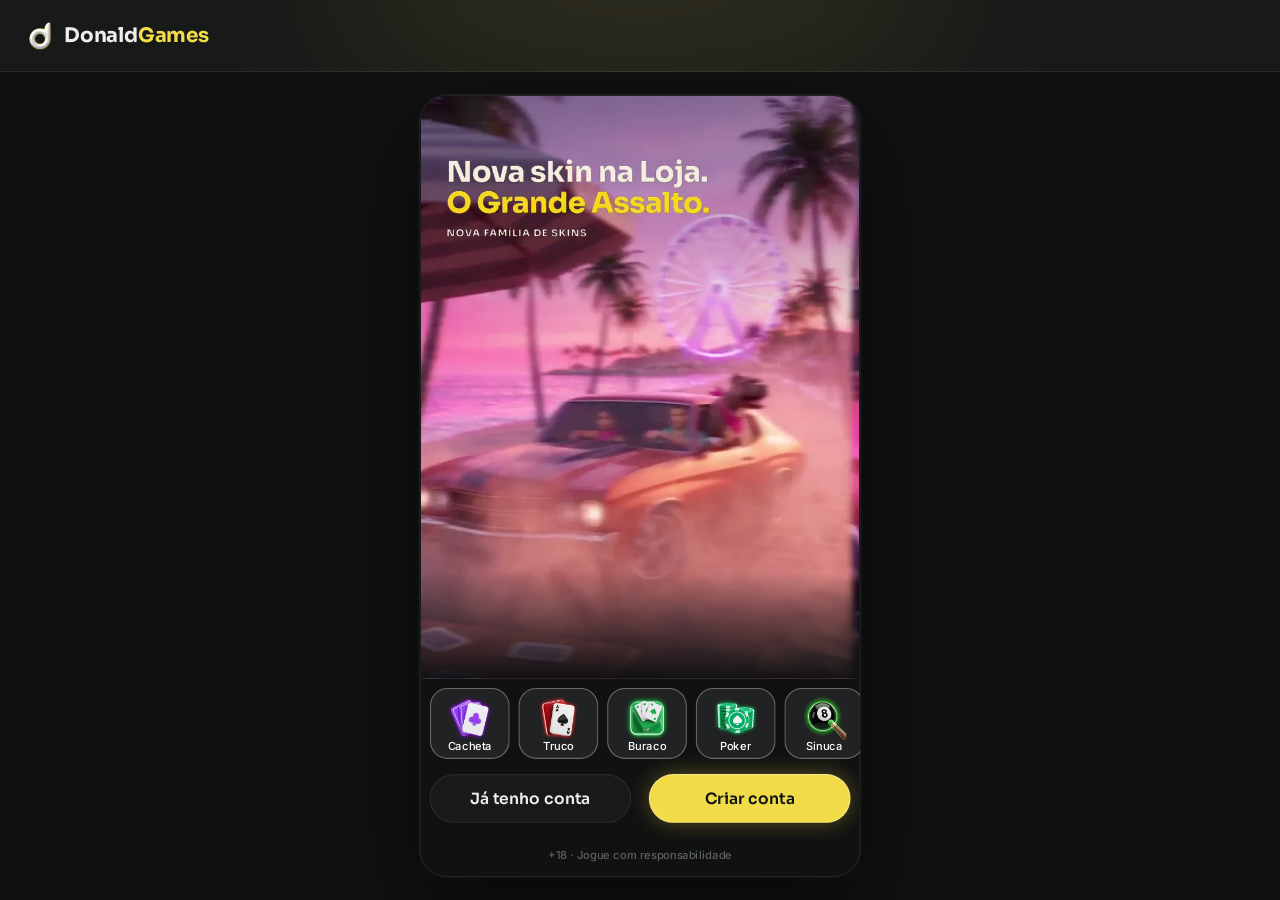
<file: index.html>
<!doctype html>
<html lang="pt-BR">
<head>
<meta charset="utf-8">
<meta name="viewport" content="width=device-width, initial-scale=1, viewport-fit=cover, user-scalable=no">
<meta name="robots" content="noindex, nofollow">
<meta name="theme-color" content="#141e2a">
<meta name="mobile-web-app-capable" content="yes">
<meta name="apple-mobile-web-app-capable" content="yes">
<meta name="apple-mobile-web-app-status-bar-style" content="black-translucent">
<title>Donald Games · protótipo</title>
<link rel="icon" href="assets/ui/logo_icon.webp">
<link rel="preconnect" href="https://fonts.googleapis.com">
<link rel="preconnect" href="https://fonts.gstatic.com" crossorigin>
<link rel="stylesheet" href="https://fonts.googleapis.com/css2?family=Inter:wght@400;500;600;700&family=Sora:wght@600;700;800&display=swap">
<link rel="stylesheet" href="css/tokens.css?v=donald-11261814">
<link rel="stylesheet" href="css/ui.css?v=donald-11261814">
<link rel="stylesheet" href="css/screens.css?v=donald-11261814">
<link rel="stylesheet" href="css/game.css?v=donald-11261814">
<link rel="stylesheet" href="css/desk.css?v=donald-11261814">
<link rel="stylesheet" href="css/missoes.css?v=donald-11261814">
</head>
<body>
<svg width="0" height="0" style="position:absolute" aria-hidden="true">
  <defs><clipPath id="hexclip" clipPathUnits="objectBoundingBox"><path id="hexpath" d=""/></clipPath></defs>
  <symbol id="s-E" viewBox="0 0 16 20"><path d="M8 0C5 4 0 7.5 0 11.5C0 14 2 16 4.5 16C5.7 16 6.8 15.5 7.5 14.7C7.3 16.6 6.5 18.3 5 20H11C9.5 18.3 8.7 16.6 8.5 14.7C9.2 15.5 10.3 16 11.5 16C14 16 16 14 16 11.5C16 7.5 11 4 8 0Z"/></symbol>
  <symbol id="s-C" viewBox="0 0 20 18.4"><path d="M10 18.35L8.55 17.03C3.4 12.36 0 9.28 0 5.5C0 2.420 2.42 0 5.5 0C7.24 0 8.91 0.81 10 2.09C11.09 0.81 12.76 0 14.5 0C17.58 0 20 2.42 20 5.5C20 9.28 16.6 12.36 11.45 17.04L10 18.35Z"/></symbol>
  <symbol id="s-O" viewBox="0 0 15 20"><path d="M7.5 0L15 10L7.5 20L0 10L7.5 0Z"/></symbol>
  <symbol id="s-P" viewBox="0 0 18 18.5"><path d="M9 0C11.3 0 13.2 1.9 13.2 4.2C13.2 5 13 5.7 12.6 6.3C13 6.2 13.4 6.1 13.8 6.1C16.1 6.1 18 8 18 10.3C18 12.6 16.1 14.5 13.8 14.5C12.5 14.5 11.3 13.9 10.5 12.9C10.7 14.9 11.6 16.8 13.1 18.5H4.9C6.4 16.8 7.3 14.9 7.5 12.9C6.7 13.9 5.5 14.5 4.2 14.5C1.9 14.5 0 12.6 0 10.3C0 8 1.9 6.1 4.2 6.1C4.6 6.1 5 6.2 5.4 6.3C5 5.7 4.8 5 4.8 4.2C4.8 1.9 6.7 0 9 0Z"/></symbol>
  <symbol id="i-copy" viewBox="0 0 448 512"><path d="M208 0H332.1c12.7 0 24.9 5.1 33.9 14.1l67.9 67.9c9 9 14.1 21.2 14.1 33.9V336c0 26.5-21.5 48-48 48H208c-26.5 0-48-21.5-48-48V48c0-26.5 21.5-48 48-48zM48 128h80v64H64V448H256V416h64v48c0 26.5-21.5 48-48 48H48c-26.5 0-48-21.5-48-48V176c0-26.5 21.5-48 48-48z"/></symbol>
  <symbol id="i-share" viewBox="0 0 448 512"><path d="M352 224c53 0 96-43 96-96s-43-96-96-96s-96 43-96 96c0 4 .2 8 .7 11.9l-94.1 47C145.4 170.2 121.9 160 96 160c-53 0-96 43-96 96s43 96 96 96c25.9 0 49.4-10.2 66.6-26.9l94.1 47c-.5 3.9-.7 7.8-.7 11.9c0 53 43 96 96 96s96-43 96-96s-43-96-96-96c-25.9 0-49.4 10.2-66.6 26.9l-94.1-47c.5-3.9 .7-7.8 .7-11.9s-.2-8-.7-11.9l94.1-47C302.6 213.8 326.1 224 352 224z"/></symbol>
  <symbol id="i-wa" viewBox="0 0 448 512"><path d="M380.9 97.1C339 55.1 283.2 32 223.9 32c-122.4 0-222 99.6-222 222 0 39.1 10.2 77.3 29.6 111L0 480l117.7-30.9c32.4 17.7 68.9 27 106.1 27h.1c122.3 0 224.1-99.6 224.1-222 0-59.3-25.2-115-67.1-157zm-157 341.6c-33.2 0-65.7-8.9-94-25.7l-6.7-4-69.8 18.3L72 359.2l-4.4-7c-18.5-29.4-28.2-63.3-28.2-98.2 0-101.7 82.8-184.5 184.6-184.5 49.3 0 95.6 19.2 130.4 54.1 34.8 34.9 56.2 81.2 56.1 130.5 0 101.8-84.9 184.6-186.6 184.6zm101.2-138.2c-5.5-2.8-32.8-16.2-37.9-18-5.1-1.9-8.8-2.8-12.5 2.8-3.7 5.6-14.3 18-17.6 21.8-3.2 3.7-6.5 4.2-12 1.4-32.6-16.3-54-29.1-75.5-66-5.7-9.8 5.7-9.1 16.3-30.3 1.8-3.7.9-6.9-.5-9.7-1.4-2.8-12.5-30.1-17.1-41.2-4.5-10.8-9.1-9.3-12.5-9.5-3.2-.2-6.9-.2-10.6-.2-3.7 0-9.7 1.4-14.8 6.9-5.1 5.6-19.4 19-19.4 46.3 0 27.3 19.9 53.7 22.6 57.4 2.8 3.7 39.1 59.7 94.8 83.8 35.2 15.2 49 16.5 66.6 13.9 10.7-1.6 32.8-13.4 37.4-26.4 4.6-13 4.6-24.1 3.2-26.4-1.3-2.5-5-3.9-10.5-6.6z"/></symbol>
  <symbol id="i-pen" viewBox="0 0 512 512"><path d="M362.7 19.3L314.3 67.7 444.3 197.7l48.4-48.4c25-25 25-65.5 0-90.5L453.3 19.3c-25-25-65.5-25-90.5 0zm-71 71L58.6 323.5c-10.4 10.4-18 23.3-22.2 37.4L1 481.2C-1.5 489.7 .8 498.8 7 505s15.3 8.5 23.7 6.1l120.3-35.4c14.1-4.2 27-11.8 37.4-22.2L421.7 220.3 291.7 90.3z"/></symbol>
  <symbol id="i-plus" viewBox="0 0 448 512"><path d="M256 80c0-17.7-14.3-32-32-32s-32 14.3-32 32v144H48c-17.7 0-32 14.3-32 32s14.3 32 32 32h144v144c0 17.7 14.3 32 32 32s32-14.3 32-32V288h144c17.7 0 32-14.3 32-32s-14.3-32-32-32H256V80z"/></symbol>
  <symbol id="i-chev-l" viewBox="0 0 320 512"><path d="M9.4 233.4c-12.5 12.5-12.5 32.8 0 45.3l192 192c12.5 12.5 32.8 12.5 45.3 0s12.5-32.8 0-45.3L77.3 256 246.6 86.6c12.5-12.5 12.5-32.8 0-45.3s-32.8-12.5-45.3 0l-192 192z"/></symbol>
  <symbol id="i-chev-r" viewBox="0 0 320 512"><path d="M310.6 233.4c12.5 12.5 12.5 32.8 0 45.3l-192 192c-12.5 12.5-32.8 12.5-45.3 0s-12.5-32.8 0-45.3L242.7 256 73.4 86.6c-12.5-12.5-12.5-32.8 0-45.3s32.8-12.5 45.3 0l192 192z"/></symbol>
  <symbol id="i-chev-l-light" viewBox="0 0 320 512"><path d="M20.7 267.3c-6.2-6.2-6.2-16.4 0-22.6l192-192c6.2-6.2 16.4-6.2 22.6 0s6.2 16.4 0 22.6L54.6 256 235.3 436.7c6.2 6.2 6.2 16.4 0 22.6s-16.4 6.2-22.6 0l-192-192z"/></symbol>
  <symbol id="i-chev-r-light" viewBox="0 0 320 512"><path d="M299.3 244.7c6.2 6.2 6.2 16.4 0 22.6l-192 192c-6.2 6.2-16.4 6.2-22.6 0s-6.2-16.4 0-22.6L265.4 256 84.7 75.3c-6.2-6.2-6.2-16.4 0-22.6s16.4-6.2 22.6 0l192 192z"/></symbol>
  <symbol id="i-x" viewBox="0 0 384 512"><path d="M324.5 411.1c6.2 6.2 16.4 6.2 22.6 0s6.2-16.4 0-22.6L214.6 256 347.1 123.5c6.2-6.2 6.2-16.4 0-22.6s-16.4-6.2-22.6 0L192 233.4 59.5 100.9c-6.2-6.2-16.4-6.2-22.6 0s-6.2 16.4 0 22.6L169.4 256 36.9 388.5c-6.2 6.2-6.2 16.4 0 22.6s16.4 6.2 22.6 0L192 278.6 324.5 411.1z"/></symbol>
  <symbol id="i-search" viewBox="0 0 512 512"><path d="M384 208A176 176 0 1 0 32 208a176 176 0 1 0 352 0zM343.3 366C307 397.2 259.7 416 208 416C93.1 416 0 322.9 0 208S93.1 0 208 0S416 93.1 416 208c0 51.7-18.8 99-50 135.3L507.3 484.7c6.2 6.2 6.2 16.4 0 22.6s-16.4 6.2-22.6 0L343.3 366z"/></symbol>
  <symbol id="i-check" viewBox="0 0 512 512"><path d="M256 512A256 256 0 1 0 256 0a256 256 0 1 0 0 512zM369 209L241 337c-9.4 9.4-24.6 9.4-33.9 0l-64-64c-9.4-9.4-9.4-24.6 0-33.9s24.6-9.4 33.9 0l47 47L335 175c9.4-9.4 24.6-9.4 33.9 0s9.4 24.6 0 33.9z"/></symbol>
  <symbol id="i-eye" viewBox="0 0 576 512"><path d="M288 32c-80.8 0-145.5 36.8-192.6 80.6C48.6 156 17.3 208 2.5 243.7c-3.3 7.9-3.3 16.7 0 24.6C17.3 304 48.6 356 95.4 399.4C142.5 443.2 207.2 480 288 480s145.5-36.8 192.6-80.6c46.8-43.5 78.1-95.4 93-131.1c3.3-7.9 3.3-16.7 0-24.6c-14.9-35.7-46.2-87.7-93-131.1C433.5 68.8 368.8 32 288 32zM144 256a144 144 0 1 1 288 0 144 144 0 1 1 -288 0zm144-64c0 35.3-28.7 64-64 64c-7.1 0-13.9-1.2-20.3-3.3c-5.5-1.8-11.9 1.6-11.7 7.4c.3 6.9 1.3 13.8 3.2 20.7c13.7 51.2 66.4 81.6 117.6 67.9s81.6-66.4 67.9-117.6c-11.1-41.5-47.8-69.4-88.6-71.1c-5.8-.2-9.2 6.1-7.4 11.7c2.1 6.4 3.3 13.2 3.3 20.3z"/></symbol>
  <symbol id="i-send" viewBox="0 0 512 512"><path d="M498.1 5.6c10.1 7 15.4 19.1 13.5 31.2l-64 416c-1.5 9.7-7.4 18.2-16 23s-18.9 5.4-28 1.6L284 427.7l-68.5 74.1c-8.9 9.7-22.9 12.9-35.2 8.1S160 493.2 160 480V396.4c0-4 1.5-7.8 4.2-10.7L331.8 202.8c5.8-6.3 5.6-16-.4-22s-15.7-6.4-22-.7L106 360.8 17.7 316.6C7.1 311.3 .3 300.7 0 288.9s5.9-22.8 16.1-28.7l448-256c10.7-6.1 23.9-5.5 34 1.4z"/></symbol>
  <symbol id="i-star" viewBox="0 0 576 512"><path d="M316.9 18C311.6 7 300.4 0 288.1 0s-23.4 7-28.8 18L195 150.3 51.4 171.5c-12 1.8-22 10.2-25.7 21.7s-.7 24.2 7.9 32.7L137.8 329 113.2 474.7c-2 12 3 24.2 12.9 31.3s23 8 33.8 2.3l128.3-68.5 128.3 68.5c10.8 5.7 23.9 4.9 33.8-2.3s14.9-19.3 12.9-31.3L438.5 329 542.7 225.9c8.6-8.5 11.7-21.2 7.9-32.7s-13.7-19.9-25.7-21.7L381.2 150.3 316.9 18z"/></symbol>
  <symbol id="i-star-o" viewBox="0 0 576 512"><path d="M287.9 0c9.2 0 17.6 5.2 21.6 13.5l68.6 141.3 153.2 22.6c9 1.3 16.5 7.6 19.3 16.3s.5 18.1-5.9 24.5L433.6 328.4l26.2 155.6c1.5 9-2.2 18.1-9.7 23.5s-17.3 6-25.3 1.7l-137-73.2L151 509.1c-8.1 4.3-17.9 3.7-25.3-1.7s-11.2-14.5-9.7-23.5l26.2-155.6L31.1 218.2c-6.5-6.4-8.7-15.9-5.9-24.5s10.3-14.9 19.3-16.3l153.2-22.6L266.3 13.5C270.4 5.2 278.7 0 287.9 0zm0 79L235.4 187.2c-3.5 7.1-10.2 12.1-18.1 13.3L99 217.9 184.9 303c5.5 5.5 8.1 13.3 6.8 21L171.4 443.7l105.2-56.2c7.1-3.8 15.6-3.7 22.6 0l105.2 56.2L384.2 324.1c-1.3-7.7 1.2-15.5 6.8-21l85.9-85.1L358.6 200.5c-7.8-1.2-14.6-6.1-18.1-13.3L287.9 79z"/></symbol>
</svg>

<!-- desktop (js/desk.js): header largo, menu e chat ao vivo em volta da coluna 9:16 -->
<header class="dkh" id="dkh"></header>
<aside class="dkl" id="dkl" aria-label="Menu"></aside>
<aside class="dkr" id="dkr" aria-label="Chat ao vivo"></aside>

<div class="stage-wrap"><div class="phone" id="phone">
  <div class="status" aria-hidden="true"><span>9:41</span><span class="island"></span>
    <span class="icons"><svg width="18" height="12" viewBox="0 0 18 12" fill="#fff"><rect x="0" y="8" width="3" height="4" rx="1"/><rect x="5" y="5.5" width="3" height="6.5" rx="1"/><rect x="10" y="3" width="3" height="9" rx="1"/><rect x="15" y="0" width="3" height="12" rx="1"/></svg><svg width="16" height="12" viewBox="0 0 16 12" fill="#fff"><path d="M8 2.2c2.3 0 4.4.9 6 2.4l1.1-1.1A10 10 0 0 0 8 .6 10 10 0 0 0 .9 3.5L2 4.6a8.4 8.4 0 0 1 6-2.4zm0 3.3c1.4 0 2.7.5 3.7 1.4l1.1-1.1A7 7 0 0 0 8 3.9a7 7 0 0 0-4.8 1.9l1.1 1.1c1-.9 2.3-1.4 3.7-1.4zm0 3.3c.6 0 1.1.2 1.5.6L8 11 6.5 9.4c.4-.4.9-.6 1.5-.6z"/></svg><svg width="27" height="13" viewBox="0 0 27 13" fill="none"><rect x=".5" y=".5" width="23" height="12" rx="3.5" stroke="#fff" opacity=".4"/><rect x="2" y="2" width="20" height="9" rx="2" fill="#fff"/><rect x="25" y="4.5" width="1.6" height="4" rx=".8" fill="#fff" opacity=".4"/></svg></span>
  </div>
  <div class="app" id="app">
    <!-- telas do app (renderizadas pelo js/screens.js) -->
    <section class="scr" id="view"></section>

    <!-- tela de jogo: os motores (js/games.js) desenham dentro dela -->
    <section class="scr game-scr" id="scr-game" hidden>
      <header class="hud" id="hud"></header>
      <div class="jogo" id="jogo"><div class="board" id="board"></div></div>
      <nav class="mnav" id="mnav">
        <button data-g="voltar"><span class="back"><svg><use href="#i-chev-l-light"/></svg></span><span>Voltar</span></button>
        <button data-g="chat"><img class="ic" src="assets/icons/chat.webp" alt=""><span>Chat</span></button>
        <button data-g="mesa"><img class="ic" src="assets/icons/friends.webp" alt=""><span>Mesa</span></button>
        <button data-g="voz"><img class="ic" id="micIco" src="assets/icons/microphone-off.webp" alt=""><span>Voz</span></button>
        <button data-g="ajustes"><img class="ic" src="assets/icons/gear.webp" alt=""><span>Ajustes</span></button>
      </nav>
    </section>

    <div class="toast" id="toast"><span class="hint-pill" id="toastTxt"></span></div>
    <div id="sheet"></div>
    <div id="overlay"></div>
  </div>
</div></div>

<script src="js/core.js?v=donald-11261814"></script>
<script src="js/ui.js?v=donald-11261814"></script>
<script src="js/screens.js?v=donald-11261814"></script>
<script src="js/loja.js?v=donald-11261814"></script>
<script src="js/social.js?v=donald-11261814"></script>
<script src="js/torneios.js?v=donald-11261814"></script>
<script src="js/sala.js?v=donald-11261814"></script>
<script src="js/missoes.js?v=donald-11261814"></script>
<script src="js/games.js?v=donald-11261814"></script>
<script src="js/sinuca.js?v=donald-11261814"></script>
<script src="js/desk.js?v=donald-11261814"></script>
<script src="js/boot.js?v=donald-11261814"></script>
</body>
</html>
</file>
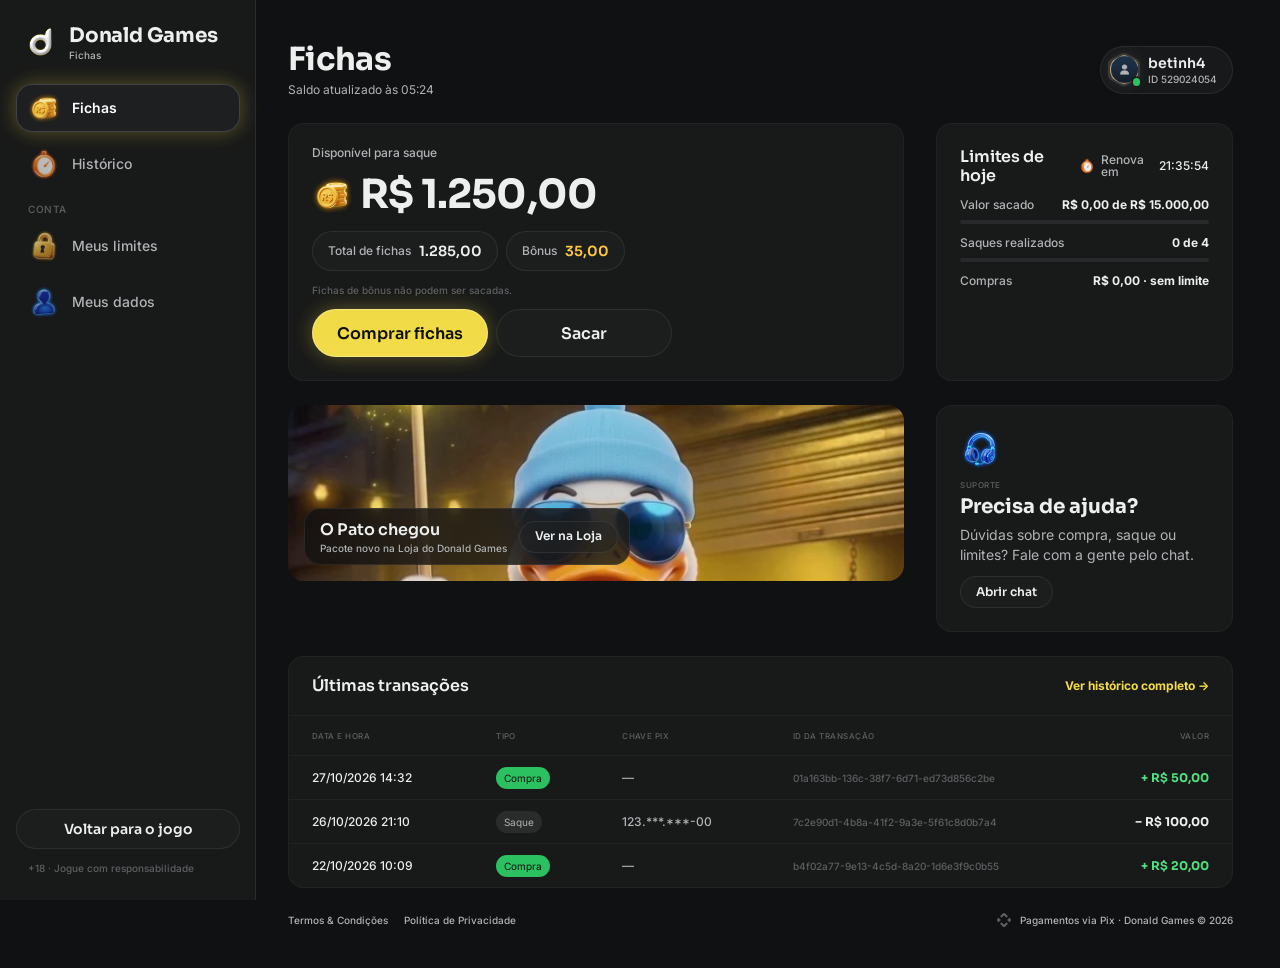
<file: fichas/index.html>
<!doctype html>
<html lang="pt-BR">
<head>
<meta charset="utf-8">
<meta name="viewport" content="width=device-width, initial-scale=1, viewport-fit=cover">
<meta name="robots" content="noindex, nofollow">
<meta name="theme-color" content="#101112">
<title>Fichas · Donald Games</title>
<link rel="icon" href="../assets/ui/logo_icon.webp">
<link rel="preconnect" href="https://fonts.googleapis.com">
<link rel="preconnect" href="https://fonts.gstatic.com" crossorigin>
<link rel="stylesheet" href="https://fonts.googleapis.com/css2?family=Inter:wght@400;500;600;700&family=Sora:wght@600;700;800&display=swap">
<link rel="stylesheet" href="../css/tokens.css?v=20261119a">
<link rel="stylesheet" href="../css/ui.css?v=20261119a">
<link rel="stylesheet" href="fichas.css?v=20261119a">
</head>
<body>
<svg width="0" height="0" style="position:absolute" aria-hidden="true">
  <defs><clipPath id="hexclip" clipPathUnits="objectBoundingBox"><path id="hexpath" d=""/></clipPath></defs>
  <symbol id="i-chev-l-light" viewBox="0 0 320 512"><path d="M20.7 267.3c-6.2-6.2-6.2-16.4 0-22.6l192-192c6.2-6.2 16.4-6.2 22.6 0s6.2 16.4 0 22.6L54.6 256 235.3 436.7c6.2 6.2 6.2 16.4 0 22.6s-16.4 6.2-22.6 0l-192-192z"/></symbol>
  <symbol id="i-x" viewBox="0 0 384 512"><path d="M324.5 411.1c6.2 6.2 16.4 6.2 22.6 0s6.2-16.4 0-22.6L214.6 256 347.1 123.5c6.2-6.2 6.2-16.4 0-22.6s-16.4-6.2-22.6 0L192 233.4 59.5 100.9c-6.2-6.2-16.4-6.2-22.6 0s-6.2 16.4 0 22.6L169.4 256 36.9 388.5c-6.2 6.2-6.2 16.4 0 22.6s16.4 6.2 22.6 0L192 278.6 324.5 411.1z"/></symbol>
  <symbol id="i-check" viewBox="0 0 448 512"><path d="M438.6 105.4c12.5 12.5 12.5 32.8 0 45.3l-256 256c-12.5 12.5-32.8 12.5-45.3 0l-128-128c-12.5-12.5-12.5-32.8 0-45.3s32.8-12.5 45.3 0L160 338.7 393.4 105.4c12.5-12.5 32.8-12.5 45.3 0z"/></symbol>
  <symbol id="i-copy" viewBox="0 0 448 512"><path d="M208 0H332.1c12.7 0 24.9 5.1 33.9 14.1l67.9 67.9c9 9 14.1 21.2 14.1 33.9V336c0 26.5-21.5 48-48 48H208c-26.5 0-48-21.5-48-48V48c0-26.5 21.5-48 48-48zM48 128h80v64H64V448H256V416h64v48c0 26.5-21.5 48-48 48H48c-26.5 0-48-21.5-48-48V176c0-26.5 21.5-48 48-48z"/></symbol>
  <symbol id="i-pix" viewBox="0 0 24 24"><path d="M6.1 6.3 10.1 2.3a2.7 2.7 0 0 1 3.8 0l4 4-2.3 2.3-2.9-2.9a1 1 0 0 0-1.4 0L8.4 8.6 6.1 6.3zm11.8 11.4-4 4a2.7 2.7 0 0 1-3.8 0l-4-4 2.3-2.3 2.9 2.9a1 1 0 0 0 1.4 0l2.9-2.9 2.3 2.3zM2.3 10.1l1.6-1.6L7.4 12l-3.5 3.5-1.6-1.6a2.7 2.7 0 0 1 0-3.8zm19.4 0a2.7 2.7 0 0 1 0 3.8l-1.6 1.6-3.5-3.5 3.5-3.5 1.6 1.6z"/></symbol>
</svg>

<div class="fx">
  <aside class="side" id="side" aria-label="Menu"></aside>
  <div class="main">
    <header class="mtop" id="mtop"></header>
    <main class="page" id="page"></main>
    <footer class="foot" id="foot"></footer>
  </div>
</div>
<div class="veil" id="veil" hidden><section class="drawer" id="drawer" role="dialog" aria-modal="true"></section></div>
<div class="toast" id="toast"><span class="hint-pill" id="toastTxt"></span></div>

<script src="fichas.js?v=20261119a"></script>
</body>
</html>
</file>
<file: css/tokens.css>
/* Donald Games · tokens do DS EstrelaGames (Rjx31bgpOt4m1U8DVKyWtd · modo Donald Games), valores resolvidos 1:1 */
:root{
  color-scheme: dark;
  /* background */
  --bg-default:#101112; --bg-subtle:#181919; --bg-strong:#212223; --bg-raised:#28292a; --bg-inset:#010101; --bg-highlight:#ffffff14; --bg-chrome:#181919; --bg-divider:#28292a; --bg-band:#00000052;
  --bga-default-50:#10111280; --bga-default-75:#101112bf; --bga-subtle-50:#18191980; --bga-subtle-75:#181919bf;
  --bga-strong-25:#21222340; --bga-strong-50:#21222380; --bga-strong-75:#212223bf;
  --bga-secondary-16:#f2dc4929; --bga-secondary-32:#f2dc4952; --bga-accent-12:#ffc8411f;
  /* border */
  --border-muted:#ffffff14; --border-default:#212223; --border-strong:#383a3b; --border-focus:#f0db47;
  --border-hl-top:#ffffff29; --border-gold-top:#f5edb7e5; --border-gold-bottom:#f0db475c;
  /* text */
  --text-default:#edeeee; --text-muted:#b0b4b6; --text-link:#f2dc49; --text-subtle:#5d6062; --text-disabled:#454849;
  --text-brand:#f2dc49; --text-success:#52de7e; --text-error:#ff6b6e; --text-prize:#ffc841;
  --text-on-color:#ffffff; --text-on-color-muted:#ffffffd9; --text-on-color-subtle:#ffffffb2; --text-on-light:#101112;
  /* system */
  --sys-info:#fee41f; --sys-success:#2cc160; --sys-success-strong:#8cf0a9; --sys-warning:#ffbe2e; --sys-error:#ef4452;
  --sysa-success-25:#2cc16040; --sysa-error-25:#ef445240; --sysa-info-25:#3b74f540;
  --notification-error:#ef4452;
  /* effects */
  --hl-subtle:#ffffff29; --hl:#ffffff52; --hl-strong:#ffffff7a;
  --shadow-faint:#0000001f; --shadow-subtle:#0000003d; --shadow:#00000066; --shadow-strong:#00000080;
  --glow-info:#f0db4752; --glow-accent:#ffbe2e52; --glow-success:#52de7ea3; --glow-gold:#f2dc4952; --glow-blue:#f2dc49; --glow-red:#ff6b6e;
  /* surfaces */
  --surface-card-top:#181919; --surface-card-bottom:#101112; --surface-elevated-top:#28292a; --surface-elevated-bottom:#181919;
  /* buttons */
  --btn-primary-top:#f0db47; --btn-primary-bg:#796e29; --btn-secondary-border:#fee41f;
  --btn-disabled-top:#28292a; --btn-disabled-bg:#28292a; --btn-disabled-text:#454849;
  /* tabs */
  --tab-default-text:#b0b4b6; --tab-container:#212223; --input-border:#212223;
  --tab-padrao:#f0db47; --tab-padrao-tint:#f0db473d; --tab-rosa:#e93d82; --tab-rosa-tint:#e93d823d;
  /* games */
  --game-truco:#e5484d; --game-paulista:#3b74f5; --game-cacheta:#8752f2; --game-tranca:#2cc160; --game-buraco:#1f9a4a;
  --game-poker:#0fa968; --game-sinuca:#2fa35a; --game-todos:#fee41f; --game-domino:#14b8a6; --game-dama:#f76b15; --game-xadrez:#5b6cff;
  --game-paulista-tint:#3b74f53d; --game-truco-tint:#e5484d3d; --game-cacheta-tint:#8752f23d; --game-buraco-tint:#1f9a4a3d; --game-poker-tint:#0fa9683d; --game-sinuca-tint:#2fa35a3d;
  /* crew */
  --crew-engenheiro:#4fb3ff; --crew-comandante:#f5c542; --crew-piloto:#ff5a36; --crew-navegador:#e86bff; --crew-explorador:#4dffb8;
  --crew-bar:#ff9f43; --crew-reis:#34d399; --crew-nobru:#3d8bff; --crew-inhui:#ff4fb0;
  /* famílias da página Skins (mesma cor da chamada do Truco) */
  --crew-laje:#ff7f50; --crew-portaria:#3ddc84; --crew-live:#b45cff; --crew-feira:#ffa62b; --crew-navalha:#ff4fb0; --crew-varzea:#5be37d; --crew-oficina:#3db8ff; --crew-posto:#ff3b4a; --crew-fliper:#a45cff; --crew-grau:#4fa3ff; --crew-palpite:#f2b233; --crew-assalto:#ff4fa3;
  /* stake / table */
  --stake-padrao-top:#4d440b; --stake-padrao-bottom:#282409; --stake-iniciante-top:#1f9a4a; --stake-iniciante-bottom:#1f502c;
  --table-card-top:#1f5a4a; --table-card-bottom:#0f2e2a; --table-stake:#ffc841;
  --plus-bg:#52de7e; --plus-icon:#101112;
  --btn-success-top:#52de7e; --btn-success-bg:#1f9a4a; /* DS button-glass ☰ Type=Success (Comprar) */
  /* cards */
  --card-face:#ffffff; --card-border:#9ea2a4; --suit-red:#c72c3d; --suit-black:#141922; --back-top:#5f571e; --back-bottom:#342d00;
  /* seat timer */
  --seat-timer-track:#ffffff1f; --seat-timer:#fee41f;
  /* type */
  --f-display:"Sora", "Inter", system-ui, sans-serif;
  --f-ui:"Inter", system-ui, -apple-system, sans-serif;
  --f-call:"Industry", "Sora", sans-serif;
  /* marca · Donald Games (sobrescreve) */
  --back-top:#5f571e; --back-bottom:#282409; --btn-primary-text:#101112; --btn-primary-bg:#f2dc49; --crew-nobru:#FEE41F; --crew-inhui:#FEE41F;
}
/* estilos de texto do DS */
.t-d3xl{font:700 64px/1.2 var(--f-display);letter-spacing:-.02em}
.t-d2xl{font:700 48px/1.2 var(--f-display);letter-spacing:-.02em}
.t-dxl{font:700 40px/1.2 var(--f-display);letter-spacing:-.02em}
.t-dl{font:700 32px/1.2 var(--f-display);letter-spacing:-.02em}
.t-dm{font:700 24px/1.2 var(--f-display);letter-spacing:-.01em}
.t-ds{font:700 20px/1.2 var(--f-display);letter-spacing:-.01em}
.t-dxs{font:600 16px/1.2 var(--f-display)}
.t-d2xs{font:600 14px/1.2 var(--f-display)}
.t-d3xs{font:600 12px/1.2 var(--f-display)}
.t-hm{font:700 20px/1.2 var(--f-ui)}
.t-ll{font:500 16px/1 var(--f-ui)} .t-lm{font:500 14px/1 var(--f-ui)} .t-ls{font:500 12px/1 var(--f-ui)} .t-lxs{font:500 10px/1 var(--f-ui)} .t-l2xs{font:500 8px/1 var(--f-ui)}
.t-link{font:700 12px/1.5 var(--f-ui)}
.t-p2xl{font:400 20px/1.5 var(--f-ui)} .t-pm{font:400 14px/1.5 var(--f-ui)} .t-ps{font:400 12px/1.5 var(--f-ui)}
</file>
<file: css/ui.css>
/* EstrelaGames · base + componentes do DS (Apple Gamer Style · Glass). Medidas 1:1 com o Figma (frame 375). */
*{box-sizing:border-box}
html,body{height:100%;margin:0}
body{background:#05080c;color:var(--text-default);font-family:var(--f-ui);-webkit-font-smoothing:antialiased;overflow:hidden;-webkit-text-size-adjust:100%}
button{font:inherit;color:inherit;border:0;background:none;padding:0;margin:0;cursor:pointer;-webkit-tap-highlight-color:transparent;text-align:inherit}
button:focus-visible,[role="button"]:focus-visible{outline:2px solid var(--border-focus);outline-offset:2px}
/* cards clicáveis são div[role=button]: o WebKit (iPhone) não estica os filhos de um <button> com flex */
[role="button"]{cursor:pointer;-webkit-tap-highlight-color:transparent;-webkit-user-select:none;user-select:none;outline:0}
input{font:inherit;color:inherit;border:0;background:none;outline:0;padding:0;margin:0;min-width:0}
img,video{display:block;max-width:100%;user-select:none;-webkit-user-drag:none}
video::-webkit-media-controls,video::-webkit-media-controls-start-playback-button,video::-webkit-media-controls-overlay-play-button{display:none!important;-webkit-appearance:none} /* sem botão de play: os vídeos são fundo */
svg{display:block}
[hidden]{display:none!important}
.ic{flex:none;object-fit:contain;pointer-events:none}

/* ---------- aparelho ---------- */
.stage-wrap{position:fixed;inset:0;display:flex;align-items:center;justify-content:center}
.phone{position:relative;width:375px;height:812px;background:var(--bg-subtle);overflow:hidden;border-radius:48px;box-shadow:0 0 0 10px #0c1016,0 0 0 11px #2a3340,0 40px 80px rgba(0,0,0,.6);transform-origin:center;display:flex;flex-direction:column}
.status{position:relative;flex:none;height:44px;display:flex;align-items:center;justify-content:space-between;padding:0 26px 0 32px;font:600 15px/1 var(--f-ui);background:var(--bg-subtle);z-index:60;pointer-events:none}
.status .island{position:absolute;left:50%;top:10px;width:118px;height:32px;margin-left:-59px;border-radius:20px;background:#000}
.status .icons{display:flex;gap:6px;align-items:center}
.app{position:relative;flex:1;min-height:0;overflow:hidden}
@media (max-width:520px){
  .phone{width:100vw;height:100vh;height:100dvh;border-radius:0;box-shadow:none;transform:none!important}
  .status{display:none}
  .app{padding-top:env(safe-area-inset-top,0px)}
}
.scr{position:absolute;inset:0;display:flex;flex-direction:column;background:var(--bg-subtle);overflow:hidden}
.app>.scr{top:env(safe-area-inset-top,0px)}
@media (min-width:521px){.app>.scr{top:0}}
.scroll{flex:1;min-height:0;overflow-y:auto;overflow-x:hidden;-webkit-overflow-scrolling:touch;scrollbar-width:none;overscroll-behavior:contain}
.scroll::-webkit-scrollbar,.hscroll::-webkit-scrollbar{display:none}
/* linha com rolagem lateral: sem clip, sangra até a borda da tela (regra Oct 26) */
.hscroll{display:flex;overflow-x:auto;overflow-y:visible;scrollbar-width:none;margin:0 -8px;padding:0 8px;scroll-padding:0 8px;-webkit-overflow-scrolling:touch}

/* ---------- ícones 3D ---------- */
.i16{width:16px;height:16px}.i20{width:20px;height:20px}.i24{width:24px;height:24px}.i28{width:28px;height:28px}.i32{width:32px;height:32px}.i36{width:36px;height:36px}.i40{width:40px;height:40px}.i48{width:48px;height:48px}

/* ---------- header-game (Mobile · Glass) ---------- */
.hdr{position:relative;flex:none;height:64px;display:flex;align-items:center;gap:4px;padding:8px 12px;background:var(--bg-subtle);overflow:hidden;z-index:20}
.hdr::before{content:"";position:absolute;left:48px;top:-70px;width:280px;height:140px;border-radius:50%;background:var(--glow-blue);filter:blur(60px);opacity:.15;pointer-events:none}
.hdr .side{position:relative;flex:1;min-width:0;display:flex;align-items:center;gap:4px}
.hdr .logo{width:24px;height:36px;display:grid;place-items:center;flex:none}
.hdr .logo img{width:25px;height:24px}
.cpill{flex:1;min-width:0;height:34px;display:flex;align-items:center;gap:2px;padding:4px;border-radius:999px;background:linear-gradient(90deg,#52de7e1a,#21222306),var(--bga-strong-50);box-shadow:inset 0 0 0 1px var(--border-muted);overflow:hidden}
.cpill.bonus{padding:4px 8px 4px 4px;background:linear-gradient(90deg,#21222306,#ffc8411a),var(--bga-strong-50)}
.cpill .ic{width:24px;height:24px}
.cpill .t{flex:1;min-width:0;display:flex;flex-direction:column;gap:2px;text-align:left}
.cpill .t small{font:500 8px/1 var(--f-ui);color:var(--text-muted)}
.cpill .t b{font:700 12px/10px var(--f-ui);color:var(--text-default);white-space:nowrap;overflow:hidden;text-overflow:ellipsis}
.cpill.bonus .t b{color:var(--text-prize)}
.cpill .plus{width:20px;height:20px;border-radius:10px;background:var(--plus-bg);display:grid;place-items:center;flex:none}
.cpill .plus svg{width:12px;height:12px;fill:var(--plus-icon)}
/* saldo com seta: abre o dropdown (DS header-game ◉ Expanded) */
.cpill .chev{width:20px;height:20px;display:grid;place-items:center;flex:none}
.cpill .chev svg{width:10px;height:10px;fill:var(--text-muted);transform:rotate(90deg);transition:transform .2s}
.cpill.open{box-shadow:inset 0 0 0 1px var(--border-strong)} .cpill.open .chev svg{transform:rotate(-90deg)}
.hdr .hbuy{flex:1;min-width:0}
/* dropdown do saldo (DS balance-panel) · celular: preso embaixo do header */
.baldrop{position:absolute;left:0;right:0;top:64px;bottom:0;z-index:45;background:var(--bga-default-75);animation:fade .15s both}
.balp{display:flex;flex-direction:column;gap:16px;max-height:100%;overflow:auto;padding:16px 16px 24px;background:var(--bg-subtle);border-radius:0 0 24px 24px;box-shadow:inset 0 -1px 0 var(--hl-subtle),0 16px 40px rgba(0,0,0,.4);animation:balIn .22s cubic-bezier(.2,.8,.2,1) both}
@keyframes balIn{from{transform:translateY(-12px);opacity:0}}
.balp .top{display:flex;justify-content:space-between;align-items:center}
.balp .top small{font:500 12px/1.2 var(--f-ui);color:var(--text-muted)}
.balp .tv{display:flex;align-items:center;gap:4px}
.balp .eye,.balp .x{display:grid;place-items:center;width:28px;height:28px}
.balp .eye svg{width:20px;height:20px;fill:var(--text-muted)}
.balp .x svg{width:12px;height:12px;fill:var(--text-muted);transform:rotate(-90deg)}
.balp .rows{display:flex;flex-direction:column;gap:12px}
.balp .kv{display:flex;justify-content:space-between;gap:12px;font:400 14px/1.4 var(--f-ui);color:var(--text-muted)}
.balp .kv b{font-weight:400;color:var(--text-default);font-variant-numeric:tabular-nums;text-align:right}
.balp hr{border:0;height:1px;background:var(--border-muted);margin:0}
.balp .acts{display:flex;gap:12px} .balp .acts .btn{flex:1}
/* Bônus Fidelidade (DS _loyalty-bonus): Resgatar quando tem valor · Juntando com a seta que abre as regras */
.fid{display:flex;flex-direction:column;gap:12px;padding:8px 12px 8px 8px;border-radius:24px;background:var(--bga-strong-50);box-shadow:inset 0 0 0 1px var(--border-muted)}
.fid.ready{flex-direction:row;align-items:center;gap:8px}
.fid .ic{width:28px;height:28px;flex:none}
.fid .t{flex:1;min-width:0;display:flex;flex-direction:column;gap:2px;text-align:left}
.fid .t b{font:400 14px/1.3 var(--f-ui);color:var(--text-default)}
.fid .t small{font:500 10px/1.2 var(--f-ui);color:var(--text-muted)}
.fid .v{font:400 14px/1 var(--f-ui);font-variant-numeric:tabular-nums}
.fid .row{display:flex;align-items:center;gap:8px;width:100%}
.fid .chev{width:20px;height:20px;display:grid;place-items:center;flex:none}
.fid .chev svg{width:10px;height:10px;fill:var(--text-muted);transform:rotate(90deg);transition:transform .2s}
.fid.open{border-radius:16px;padding:8px 12px 12px 8px} .fid.open .chev svg{transform:rotate(-90deg)}
.fid .more{display:flex;flex-direction:column;gap:12px}
.fid .wk{display:flex;flex-direction:column;gap:4px;padding:12px;border-radius:12px;background:var(--bga-default-50);box-shadow:inset 0 0 0 1px var(--border-muted)}
.fid .wk small{font:500 12px/1.2 var(--f-ui);color:var(--text-muted)}
.fid .wk b{font:700 20px/1.2 var(--f-display);color:var(--text-prize);font-variant-numeric:tabular-nums}
.fid p{margin:0;font:400 12px/1.5 var(--f-ui);color:var(--text-muted)}
.fid .kv{font-size:12px}
.hbell{position:relative;width:36px;height:36px;border-radius:18px;background:var(--bga-strong-50);box-shadow:inset 0 0 0 1px var(--border-muted);display:grid;place-items:center;flex:none}
.hbell .ic{width:28px;height:28px}
.hbell i{position:absolute;left:28px;top:0;width:8px;height:8px;border-radius:50%;background:var(--notification-error)}
.hbell i[hidden]{display:none}

/* ---------- header-avatar (hexágono com borda da tripulação) ---------- */
.hav{position:relative;display:inline-block;flex:none;width:var(--w,44px);height:var(--h,48px)}
.hav .gl{position:absolute;left:-4.5%;top:0;width:109%;aspect-ratio:1;border-radius:50%;background:var(--cc);filter:blur(calc(var(--w,44px) * .16));opacity:.45;pointer-events:none}
.hav .hx{position:absolute;inset:0;-webkit-clip-path:url(#hexclip);clip-path:url(#hexclip);background:var(--cc)}
.hav .hx img{position:absolute;inset:2px;width:calc(100% - 4px);height:calc(100% - 4px);object-fit:cover;object-position:center top;-webkit-clip-path:url(#hexclip);clip-path:url(#hexclip);background:var(--bg-raised)}
.hav .on{position:absolute;left:77%;top:75%;width:23%;aspect-ratio:1;border-radius:50%;background:var(--sys-success);box-shadow:0 0 0 1.5px var(--bg-subtle)}
.hav.xs{--w:24px;--h:26px}.hav.s{--w:32px;--h:35px}.hav.m{--w:44px;--h:48px}.hav.l{--w:56px;--h:60px}
.hav.xs .hx img,.hav.s .hx img{inset:1.5px;width:calc(100% - 3px);height:calc(100% - 3px)}
.hav.empty{height:var(--w)}
.hav.empty .av0{position:absolute;inset:4.5%;width:91%;height:91%}
.hav.empty .add{position:absolute;left:63.6%;top:63.6%;width:27.3%;height:27.3%;border-radius:50%;background:var(--plus-bg);box-shadow:0 0 0 1.2px var(--bg-subtle);display:grid;place-items:center}
.hav.empty .add svg{width:58%;height:58%;fill:var(--plus-icon)}

/* ---------- avatar circular (avatar-estrela-games) ---------- */
.av{position:relative;display:inline-block;vertical-align:middle;flex:none;width:var(--s,48px);height:var(--s,48px);border-radius:50%;background:linear-gradient(180deg,var(--surface-elevated-top),var(--surface-elevated-bottom));box-shadow:inset 0 0 0 var(--bw,2px) #ffffff29}
.av img{position:absolute;inset:var(--bw,2px);width:calc(100% - 2*var(--bw,2px));height:calc(100% - 2*var(--bw,2px));border-radius:50%;object-fit:cover;object-position:center top}
.av.s{--s:32px;--bw:1px}.av.m{--s:48px;--bw:2px}.av.l{--s:80px;--bw:3px}.av.xl{--s:120px;--bw:4px}
.av .lvl{position:absolute;left:50%;bottom:-4px;transform:translateX(-50%);padding:1px 6px;border-radius:999px;background:var(--bg-raised);box-shadow:0 0 0 2px var(--bg-default);font:600 12px/14px var(--f-display);white-space:nowrap}
.av.empty .ph{position:absolute;inset:25%;width:50%;height:50%;fill:#ffffff52}
.av .addb{position:absolute;left:63.3%;top:63.3%;width:36.7%;height:36.7%;border-radius:50%;background:var(--plus-bg);display:grid;place-items:center;box-shadow:0 0 0 3px var(--bg-subtle)}
.av .addb svg{width:50%;height:50%;fill:#fff}

/* ---------- navbar-glass ---------- */
.nav{position:absolute;left:16px;right:16px;bottom:calc(12px + env(safe-area-inset-bottom,0px));height:64px;display:flex;align-items:stretch;padding:4px;border-radius:24px;background:var(--bga-strong-75);box-shadow:inset 0 0 0 1px var(--border-muted);-webkit-backdrop-filter:blur(24px);backdrop-filter:blur(24px);z-index:30}
.nav>button{position:relative;flex:1;min-width:0;display:flex;flex-direction:column;align-items:center;justify-content:center;border-radius:20px}
.nav>button .ic{width:32px;height:32px;opacity:.75}
.nav>button>span{font:500 10px/1 var(--f-ui);color:var(--text-subtle);white-space:nowrap}
.nav>button.on{flex:none;width:104px;justify-content:flex-end;gap:2px;padding-bottom:6px;background:var(--bga-secondary-16);box-shadow:inset 0 0 0 1px var(--hl-subtle),0 0 20px var(--glow-info)}
.nav>button.on .ic{position:absolute;left:28px;top:-14px;width:48px;height:48px;opacity:1}
.nav>button.on .lr{width:100%;display:flex;align-items:center;justify-content:space-between;padding:0 8px}
.nav>button.on .lr span{font:500 10px/1 var(--f-ui);color:var(--text-on-color)}
.nav .lr i{width:16px;height:16px;display:grid;place-items:center}
.nav .lr svg{width:10px;height:16px;fill:var(--text-on-color)}

/* ---------- game-block ---------- */
.gb{position:relative;flex:none;width:72px;height:64px;border-radius:16px;display:flex;flex-direction:column;align-items:center;justify-content:center;padding:4px 0;background:var(--tab-container);box-shadow:inset 0 0 0 1px var(--hl);font:500 10px/1 var(--f-ui);color:var(--text-on-color);white-space:nowrap}
.gb .ic{width:40px;height:40px}
.gb.on{justify-content:flex-end;padding:0 0 6px;background:var(--gc);box-shadow:0 4px 12px var(--gs,transparent)}
.gb.on .ic{position:absolute;left:50%;top:-12px;width:60px;height:60px;margin-left:-30px}
.gb .lk{position:absolute;right:4px;top:4px;width:14px;height:14px;opacity:.8}
.gb.on .lk{display:none}
.games-row{gap:8px;padding-top:12px;margin-top:-12px}
.games-row .gb{width:72px}

/* ---------- tabs ---------- */
.tabs{display:flex;gap:2px;height:44px;padding:4px;border-radius:12px;background:var(--bg-raised);box-shadow:inset 0 0 0 1px var(--input-border)}
.tabs>button{position:relative;flex:1;min-width:0;height:34px;border-radius:8px;display:flex;align-items:center;justify-content:center;padding:8px 16px;font:500 12px/1 var(--f-ui);color:var(--tab-default-text);white-space:nowrap}
.tabs>button.on{background:var(--tc-tint);font:700 12px/18px var(--f-ui);color:var(--text-default)}
.tabs>button.on::after{content:"";position:absolute;left:50%;bottom:0;width:24px;height:3px;margin-left:-12px;border-radius:2px;background:var(--tc);box-shadow:0 0 8px var(--tc)}
.tabs>button .lk{font:500 9px/1 var(--f-ui);margin-left:4px;opacity:.7}
.tabs{--tc:var(--tab-padrao);--tc-tint:var(--tab-padrao-tint)}
.tabs.t-azul{--tc:var(--game-paulista);--tc-tint:var(--game-paulista-tint)}
.tabs.t-vermelha{--tc:var(--game-truco);--tc-tint:var(--game-truco-tint)}
.tabs.t-roxa{--tc:var(--game-cacheta);--tc-tint:var(--game-cacheta-tint)}
.tabs.t-verde{--tc:var(--game-buraco);--tc-tint:var(--game-buraco-tint)}
.tabs.t-rosa{--tc:var(--tab-rosa);--tc-tint:var(--tab-rosa-tint)}

/* ---------- button-glass ---------- */
.btn{display:inline-flex;align-items:center;justify-content:center;gap:8px;white-space:nowrap;transition:transform .12s,filter .12s;flex:none}
.btn:active{transform:scale(.97)}
.btn.l{height:48px;padding:0 24px;border-radius:24px;font:600 16px/1.2 var(--f-display)}
.btn.m{height:40px;padding:0 20px;border-radius:20px;font:600 14px/1.2 var(--f-display)}
.btn.s{height:32px;padding:0 16px;border-radius:16px;font:600 12px/1.2 var(--f-display)}
.btn.xl{height:56px;padding:0 24px;border-radius:28px;font:600 16px/1.2 var(--f-display)}
.btn.m44{height:44px;border-radius:22px}
.btn.pri{background:linear-gradient(180deg,var(--btn-primary-top),var(--btn-primary-bg));box-shadow:inset 0 0 0 1px var(--hl),0 0 20px var(--glow-info);color:var(--btn-primary-text)}
.btn.sec{background:var(--bga-strong-50);box-shadow:inset 0 0 0 1px var(--border-muted);color:var(--text-default)}
.btn.ok{background:linear-gradient(180deg,var(--btn-success-top),var(--btn-success-bg));box-shadow:inset 0 0 0 1px var(--hl),0 0 20px var(--glow-success);color:#fff}
.btn:disabled,.btn.dis{background:var(--btn-disabled-bg);box-shadow:none;color:var(--btn-disabled-text);pointer-events:none}
.btn.danger-txt{background:none;box-shadow:none;color:var(--text-error);font:500 14px/1 var(--f-ui)}
.btn.fill{flex:1;min-width:0}
.btn.wide{width:100%}
.btn .ic{width:20px;height:20px}

/* ---------- button-icon ---------- */
.bicon{width:40px;height:40px;border-radius:20px;display:grid;place-items:center;flex:none;background:var(--bga-strong-50);box-shadow:inset 0 0 0 1px var(--border-muted)}
.bicon .ic{width:24px;height:24px}
.bicon.s{width:32px;height:32px;border-radius:16px}.bicon.s .ic{width:20px;height:20px}
.bicon svg{width:14px;height:14px;fill:var(--text-default)}
.bicon.s28{width:28px;height:28px;border-radius:14px}.bicon.s28 svg{width:16px;height:16px}

/* ---------- tag ---------- */
.tag{display:inline-flex;align-items:center;gap:4px;padding:2px 8px;border-radius:999px;font:400 12px/18px var(--f-ui);white-space:nowrap;flex:none}
.tag.neutral{background:#ffffff14;color:var(--text-muted)}
.tag.gold{padding:3px 8px;background:#f2dc4929;color:#fff;box-shadow:inset 0 0 0 1px #f5edb78c}
.tag.success{background:var(--sys-success);color:var(--bg-default)}
.tag.danger{background:var(--sys-error);color:var(--text-default)}
.tag.info{background:var(--sys-info);color:var(--text-default)}
.tag.live{background:var(--sys-error);color:var(--text-default)}
.tag.beginner{background:var(--game-buraco);color:var(--text-default)}

/* ---------- section-title ---------- */
.stitle{display:flex;align-items:center;justify-content:space-between;gap:16px}
.stitle .tx{flex:1;min-width:0;display:flex;flex-direction:column;gap:2px}
.stitle b{font:700 20px/1.2 var(--f-display);letter-spacing:-.01em}
.stitle small{font:500 12px/1 var(--f-ui);color:var(--text-muted)}
.trow{display:flex;align-items:center;justify-content:space-between;gap:8px}
.trow b{font:600 14px/1.2 var(--f-display)}
.trow small{font:500 10px/1 var(--f-ui);color:var(--text-subtle)}

/* ---------- page-top ---------- */
.ptop{flex:none;display:flex;align-items:center;justify-content:space-between;gap:8px;padding:8px;min-height:45px}
.ptop .l{display:flex;align-items:center;gap:8px;min-width:0}
.ptop .back{width:28px;height:28px;border-radius:14px;display:grid;place-items:center;background:var(--bga-strong-50);box-shadow:inset 0 0 0 1px var(--border-muted);flex:none}
.ptop .back svg{width:10px;height:16px;fill:var(--text-default)}
.ptop .tx{display:flex;flex-direction:column;min-width:0}
.ptop .tx b{font:600 16px/1.2 var(--f-display);white-space:nowrap;overflow:hidden;text-overflow:ellipsis}
.ptop .tx small{display:flex;align-items:center;gap:4px;font:500 10px/1 var(--f-ui);color:var(--text-muted)}
.ptop .tx small i{width:6px;height:6px;border-radius:50%;background:var(--sys-success)}

/* ---------- input-search / input ---------- */
.search{display:flex;align-items:center;gap:8px;height:40px;padding:0 16px 0 12px;border-radius:20px;background:var(--bga-strong-50);box-shadow:inset 0 0 0 1px var(--border-muted)}
.search svg{width:16px;height:16px;fill:var(--text-muted);flex:none}
.search input{flex:1;font:500 12px/1 var(--f-ui);color:var(--text-default)}
.search input::placeholder{color:var(--text-muted)}
.field{display:flex;flex-direction:column;gap:8px}
.field>label{font:500 14px/1 var(--f-ui);color:var(--text-default)}
.field .box{display:flex;align-items:center;gap:8px;height:40px;padding:8px 12px;border-radius:12px;background:var(--bga-strong-50);box-shadow:inset 0 0 0 1px var(--border-muted)}
.field .box:focus-within{box-shadow:inset 0 0 0 1px var(--border-focus)}
.field .box input{flex:1;font:400 14px/1.5 var(--f-ui);color:var(--text-default)}
.field .box input::placeholder{color:var(--text-disabled)}
.field .box button svg{width:20px;height:20px;fill:var(--text-muted)}

/* ---------- otp ---------- */
.otp{display:flex;gap:8px;justify-content:center}
.otp .bx{width:48px;height:56px;border-radius:12px;background:#ffffff14;display:grid;place-items:center;font:700 24px/1.2 var(--f-display);color:var(--text-default);box-shadow:inset 0 0 0 1px var(--border-muted)}
.otp .bx.act{background:#ffffff1f;box-shadow:inset 0 0 0 2px var(--border-focus),0 0 12px var(--glow-info)}
.otp .bx.act::after{content:"";width:2px;height:24px;background:var(--border-focus);animation:blink 1s steps(1) infinite}
@keyframes blink{50%{opacity:0}}
.otp-in{position:absolute;opacity:0;pointer-events:none;width:1px;height:1px}

/* ---------- progress ---------- */
.prog{height:4px;border-radius:999px;background:#ffffff1f;overflow:hidden;flex:1}
.prog i{display:block;height:100%;border-radius:inherit;background:var(--tab-padrao);transition:width .3s}

/* ---------- stake-pill ---------- */
.stakes{position:relative;height:128px;overflow:hidden;margin:0 -8px}
.stakes .track{position:absolute;top:8px;left:50%;transform:translateX(-50%);display:flex;align-items:center;gap:8px;height:112px}
.sp{position:relative;flex:none;display:flex;flex-direction:column;border-radius:16px;padding:4px 4px 0;background:linear-gradient(180deg,var(--surface-elevated-top),var(--surface-card-bottom));box-shadow:inset 0 0 0 1px #ffffff29,0 16px 40px var(--shadow);transition:width .25s,height .25s}
.sp .st{position:relative;flex:1;align-self:stretch;border-radius:12px;display:flex;flex-direction:column;align-items:center;justify-content:center;gap:4px;background:linear-gradient(180deg,var(--stake-padrao-top),var(--stake-padrao-bottom));box-shadow:inset 0 0 0 1px var(--hl-subtle),inset 0 2px 8px var(--shadow)}
.sp .v{display:flex;align-items:center;gap:4px;font:600 14px/1.2 var(--f-display);white-space:nowrap}
.sp .v .ic{width:14px;height:14px}
.sp .q{position:absolute;top:4px;right:4px;display:flex;align-items:center;gap:3px;padding:2px 5px;border-radius:8px;background:var(--bga-strong-50);font:500 8px/1 var(--f-ui);white-space:nowrap}
.sp .q::before{content:"";width:5px;height:5px;border-radius:50%;background:var(--sys-success)}
.sp .tg{padding:2px 6px;border-radius:6px;background:var(--bga-strong-50);font:500 8px/1 var(--f-ui);color:var(--text-success)}
.sp .ft{flex:none;display:flex;align-items:center;justify-content:center;gap:3px;padding:4px 0 5px;white-space:nowrap}
.sp .ft small{font:500 8px/1 var(--f-ui);color:var(--text-muted)}
.sp .ft b{font:500 8px/1 var(--f-ui)}
.sp.ini .st{background:linear-gradient(180deg,var(--stake-iniciante-top),var(--stake-iniciante-bottom))}
.sp.S{width:68px;height:68px;padding:4px}
.sp.S .q,.sp.S .ft,.sp.S .tg{display:none}
.sp.M{width:88px;height:88px}
.sp.M .v{font:600 16px/1.2 var(--f-display)} .sp.M .v .ic{width:18px;height:18px}
.sp.L{width:112px;height:112px}
.sp.L .v{font:700 20px/1.2 var(--f-display);letter-spacing:-.01em} .sp.L .v .ic{width:24px;height:24px}
.sp.L .ft b{font:500 10px/1 var(--f-ui)}
.sp.on{box-shadow:inset 0 0 0 2px var(--btn-secondary-border),0 0 20px var(--glow-info)}
.sp.on .st{background:linear-gradient(180deg,var(--btn-primary-top),var(--btn-primary-bg))}
.sp.on.ini .st{background:linear-gradient(180deg,var(--stake-iniciante-top),var(--stake-iniciante-bottom))}
.stake-grid{display:grid;grid-template-columns:repeat(3,minmax(0,1fr));gap:12px}
.stake-grid .sp{width:auto;height:88px}

/* ---------- table-glass (mesa aberta) ---------- */
.tg-row{display:grid;grid-template-columns:repeat(2,minmax(0,1fr));gap:16px 8px}
.tgl{position:relative;height:92px;border-radius:46px;padding:4px;display:flex;background:linear-gradient(180deg,var(--surface-elevated-top),var(--surface-card-bottom));box-shadow:inset 0 0 0 1px #ffffff29,0 16px 40px var(--shadow);text-align:left}
.tgl .felt{flex:1;align-self:stretch;min-width:0;display:flex;align-items:center;padding:10px 12px 6px 70px;border-radius:41px;background:linear-gradient(180deg,var(--table-card-top),var(--table-card-bottom));box-shadow:inset 0 0 0 1px var(--hl-subtle),inset 0 2px 8px var(--shadow)}
.tgl .vals{display:flex;flex-direction:column;gap:4px;min-width:0}
.tgl .vals b{font:600 14px/1.2 var(--f-display);color:var(--table-stake);white-space:nowrap}
.tgl .vals small{font:500 10px/1 var(--f-ui);color:#ffffffb2;white-space:nowrap}
.tgl .seats{display:flex;align-items:center;gap:2px;height:20px}
.tgl .seats .pl{display:flex}
.tgl .seats .pl span{width:20px;height:20px;border-radius:10px;overflow:hidden;background:var(--cc);margin-right:-6px;box-shadow:0 0 0 1px var(--table-card-bottom)}
.tgl .seats .pl span img{width:100%;height:100%;object-fit:cover;object-position:center top}
.tgl .seats em{font:600 12px/14px var(--f-display);font-style:normal;margin-left:8px}
.tgl .tab{position:absolute;left:50%;top:-8px;transform:translateX(-50%);padding:2px 8px;border-radius:8px;background:var(--surface-elevated-top);box-shadow:inset 0 0 0 1px var(--border-muted);font:500 10px/12px var(--f-ui);color:var(--text-subtle);white-space:nowrap}
.tgl .deck{position:absolute;left:14px;top:25px;width:52px;height:52px}
.tgl.locked .felt>*{opacity:.55}
.tgl.pool{border-radius:16px}
.tgl.pool .felt{border-radius:12px;position:relative;overflow:hidden;background:linear-gradient(180deg,#2fa35a,#145c32)}
.tgl.pool .felt::before{content:"";position:absolute;left:30%;top:0;bottom:0;border-left:1px solid #ffffff29}
.tgl.pool .pk{position:absolute;width:10px;height:10px;border-radius:50%;background:#000000b2;box-shadow:inset 0 0 0 1px #ffffff1f}

/* ---------- action-tile ---------- */
.atile{width:80px;height:64px;border-radius:16px;display:flex;flex-direction:column;align-items:center;justify-content:center;background:var(--bga-strong-50);box-shadow:inset 0 0 0 1px var(--border-muted);font:600 14px/1.2 var(--f-display);flex:none}
.atile .ic{width:28px;height:28px}

/* ---------- bottom sheet (sheet glass) ---------- */
.veil{position:absolute;inset:0;z-index:50;background:var(--bga-default-75);display:flex;align-items:flex-end;animation:fade .2s both}
.bsheet{position:relative;width:100%;max-height:calc(100% - 24px);display:flex;flex-direction:column;align-items:stretch;gap:12px;padding:8px 12px calc(24px + env(safe-area-inset-bottom,0px));border-radius:24px 24px 0 0;background:var(--bg-subtle);box-shadow:inset 0 1px 0 var(--hl-subtle),0 16px 40px var(--shadow);animation:up .28s cubic-bezier(.2,.9,.3,1) both;overflow:hidden}
.bsheet.g16{gap:16px}
.bsheet .handle{width:36px;height:4px;border-radius:2px;background:var(--border-muted);align-self:center;flex:none}
.bsheet .scroll{margin:0 -12px;padding:0 12px}
.sh-h{display:flex;align-items:center;gap:12px;flex:none}
.sh-h>.ic{width:36px;height:36px}
.sh-h .tx{flex:1;min-width:0;display:flex;flex-direction:column;gap:2px}
.sh-h .tx b{font:600 16px/1.2 var(--f-display)}
.sh-h .tx small{font:500 10px/1.2 var(--f-ui);color:var(--text-subtle)}
.sh-h .tx small.ok{display:flex;align-items:center;gap:6px;color:var(--sys-success)}
.sh-h .tx small.ok::before{content:"";width:8px;height:8px;border-radius:50%;background:var(--sys-success)}
.xbtn{width:32px;height:32px;border-radius:16px;display:grid;place-items:center;background:var(--bga-strong-50);box-shadow:inset 0 0 0 1px var(--border-muted);flex:none}
.xbtn svg{width:14px;height:14px;fill:var(--text-default)}
@keyframes up{from{transform:translateY(100%)}to{transform:none}}
@keyframes fade{from{opacity:0}}
@keyframes pop{from{transform:scale(.3);opacity:0}}

/* ---------- hint (pílula) / toast ---------- */
.hint-pill{display:inline-flex;align-items:center;gap:4px;padding:4px 12px;border-radius:999px;background:var(--bga-strong-75);box-shadow:inset 0 0 0 1px var(--hl-subtle);font:500 10px/1.2 var(--f-ui);color:var(--text-default);white-space:nowrap;-webkit-backdrop-filter:blur(12px);backdrop-filter:blur(12px)}
.toast{position:absolute;left:50%;top:72px;transform:translate(-50%,-8px);opacity:0;transition:opacity .2s,transform .2s;z-index:90;pointer-events:none;max-width:calc(100% - 32px)}
.toast .hint-pill{font-size:11px;padding:6px 14px;white-space:normal;text-align:center}
.toast.show{opacity:1;transform:translate(-50%,0)}

/* ---------- list / cells ---------- */
.cell{display:flex;flex-direction:column;gap:2px;padding:8px;border-radius:12px;background:var(--bga-strong-50);box-shadow:inset 0 0 0 1px var(--border-muted);min-width:0;flex:1}
.cell small{font:500 10px/1 var(--f-ui);color:var(--text-subtle)}
.cell b{font:600 14px/1.2 var(--f-display);white-space:nowrap}
.card-raised{border-radius:16px;background:var(--bg-raised)}
.muted{color:var(--text-muted)}.subtle{color:var(--text-subtle)}.prize{color:var(--text-prize)}.ok{color:var(--text-success)}.err{color:var(--text-error)}

@media (prefers-reduced-motion: reduce){*,*::before,*::after{animation-duration:.01ms!important;animation-iteration-count:1!important;transition-duration:.01ms!important}}
</file>
<file: css/screens.css>
/* EstrelaGames · layout das telas (frames do Figma · arquivo WkFIFdpiEMFdsQUZqbs5JA) */

/* ---------- Onboarding · M01 Boas-vindas ---------- */
.ob1{background:var(--bg-default)}
.ob1 .hero{position:relative;flex:1;min-height:0;overflow:hidden;background:#05080c}
.ob1 .hero video{position:absolute;inset:0;width:100%;height:100%;object-fit:cover;object-position:center top}
.ob1 .hero::after{content:"";position:absolute;left:0;right:0;bottom:0;height:96px;background:linear-gradient(180deg,#10111200,var(--bg-default));pointer-events:none}
.ob1 .bottom{flex:none;display:flex;flex-direction:column;gap:2px;padding-bottom:env(safe-area-inset-bottom,0px)}
.ob1 .copy{padding:8px 8px 0}
.ob1 .copy .hscroll{gap:8px}
.ob1 .acts{display:flex}
.ob1 .acts>div{flex:1;min-width:0;padding:12px 8px;display:flex}
.ob1 .acts .btn{flex:1}
.ob1 .legal{margin:0;padding:10px 0 14px;text-align:center;font:500 10px/1 var(--f-ui);color:var(--text-subtle)}

/* ---------- Onboarding · M02–M05 cadastro ---------- */
.ob{padding:12px 8px calc(24px + env(safe-area-inset-bottom,0px));gap:24px}
.ob .obtop{flex:none;display:flex;align-items:center;gap:12px}
.ob .obtop .back{width:32px;height:32px;border-radius:16px;display:grid;place-items:center;background:var(--bga-strong-50);box-shadow:inset 0 0 0 1px var(--border-muted);flex:none}
.ob .obtop .back svg{width:10px;height:16px;fill:var(--text-default)}
.ob .obtop span{font:500 12px/1 var(--f-ui);color:var(--text-muted);flex:none}
.ob .obc{flex:1;min-height:0;display:flex;flex-direction:column;justify-content:space-between;gap:24px;overflow-y:auto;scrollbar-width:none}
.ob .obc::-webkit-scrollbar{display:none}
.ob .obtx{display:flex;flex-direction:column;gap:8px}
.ob h1{margin:0;font:700 32px/1.2 var(--f-display);letter-spacing:-.02em}
.ob .obtx p{margin:0;font:400 14px/1.5 var(--f-ui);color:var(--text-muted)}
.ob .form{display:flex;flex-direction:column;gap:20px}
.ob .obft{display:flex;flex-direction:column;gap:12px;flex:none}
.ob .note{margin:0;font:500 10px/1.4 var(--f-ui);color:var(--text-subtle);text-align:center}
.ob .note a{color:var(--text-link);text-decoration:none}
.ob .resend{display:flex;align-items:center;justify-content:space-between;gap:8px;font:500 14px/1 var(--f-ui);color:var(--text-muted)}
.ob .checks{display:flex;flex-direction:column;gap:10px}
.ob .checks div{display:flex;align-items:center;gap:8px;font:500 12px/1 var(--f-ui);color:var(--text-subtle)}
.ob .checks svg{width:16px;height:16px;fill:var(--text-disabled)}
.ob .checks div.on{color:var(--text-default)}
.ob .checks div.on svg{fill:var(--sys-success)}
.ob .avatar-pick{display:flex;justify-content:center}
.ob .avatar-pick .av{box-shadow:inset 0 0 0 3px var(--btn-secondary-border),0 0 20px var(--glow-info)}
.ob .avail{display:flex;align-items:center;gap:6px;font:500 12px/1 var(--f-ui);color:var(--text-success)}
.ob .avail svg{width:14px;height:14px;fill:currentColor}
.ob .avail.err{color:var(--text-error)}
.ob .sugs{display:flex;flex-wrap:wrap;align-items:center;gap:8px}
.ob .sugs .sl{font:500 10px/1 var(--f-ui);color:var(--text-muted)}
.ob .sugs .tag{cursor:pointer;font:600 12px/14px var(--f-display);padding:4px 10px}

/* ---------- Lobby (Home sem skin) ---------- */
.lobby .glowtop{position:absolute;left:48px;top:-70px;width:280px;height:140px;border-radius:50%;background:var(--glow-blue);filter:blur(60px);opacity:.22;pointer-events:none;z-index:0}
.lobby .content{position:relative;display:flex;flex-direction:column;gap:12px;padding:12px 8px 96px}
.lobby .modos{display:flex;align-items:center;gap:8px}
.lobby .modos .tabs{flex:1;min-width:0}
.lobby .sec{display:flex;flex-direction:column;gap:8px}
.lobby .sec.open{gap:16px}
.lobby .soon-note{margin:-4px 0 0;font:500 12px/1.4 var(--f-ui);color:var(--text-subtle);text-align:center;padding:0 16px}

/* ---------- Home com skin (Jogos) ---------- */
.home{gap:12px}
.home .stage{position:relative;flex:1;min-height:0;margin:0 8px;border-radius:12px;overflow:hidden;background:#0b1220;box-shadow:inset 0 0 0 1px var(--border-strong)}
.home .stage video{position:absolute;inset:0;width:100%;height:100%;object-fit:cover;object-position:center top}
.home .stage .shade{position:absolute;left:0;right:0;bottom:0;height:320px;background:linear-gradient(180deg,#18191900,var(--bg-subtle));pointer-events:none}
.home .stage .ct{position:absolute;inset:0;display:flex;flex-direction:column;justify-content:space-between;gap:8px;padding:8px 8px calc(90px + env(safe-area-inset-bottom,0px))}
.home .stage .gl{display:flex;flex-direction:column;gap:8px;width:70px;min-height:0;overflow-y:auto;padding-top:12px;margin-top:-12px;scrollbar-width:none}
.home .stage .gl::-webkit-scrollbar{display:none}
.home .stage .gl .gb{width:70px;flex:none}
.home .stage .gl .gb:not(.on){background:#212223b8;-webkit-backdrop-filter:blur(12px);backdrop-filter:blur(12px)}
.home .stage .acts{display:flex;gap:8px;align-items:center}
.home .stage .acts .btn{flex:1;height:64px;border-radius:24px;font:600 16px/1.2 var(--f-display)}
.home .stage .acts .atile{-webkit-backdrop-filter:blur(12px);backdrop-filter:blur(12px)}
/* lobby (sem skin): Treino ao lado do Jogar, igual à Home com skin (Figma M01/D01, 03/11) */
.lobby .sec .acts{display:flex;gap:8px;align-items:center}
.lobby .sec .acts .btn{flex:1;height:64px;border-radius:24px;font:600 16px/1.2 var(--f-display)}
.home .rw-hint{position:absolute;left:50%;top:72px;transform:translateX(-50%);z-index:25}

/* ---------- fila (partida rápida / mesa) ---------- */
.qslots{display:grid;gap:8px}
.qslot{height:96px;border-radius:12px;background:var(--bga-strong-50);box-shadow:inset 0 0 0 1px var(--border-muted);display:flex;flex-direction:column;align-items:center;justify-content:center;gap:6px;font:500 10px/1 var(--f-ui);color:var(--text-subtle);min-width:0;padding:0 4px;text-align:center}
.qslot.filled{color:var(--text-default)}
.qslot .spin{width:28px;height:28px;border-radius:50%;border:3px solid var(--border-muted);border-top-color:var(--btn-primary-top);animation:spin 1s linear infinite}
.qslot b{font:500 10px/1.2 var(--f-ui);max-width:100%;overflow:hidden;text-overflow:ellipsis;white-space:nowrap}
@keyframes spin{to{transform:rotate(360deg)}}
.qcount{font:700 64px/1 var(--f-display);text-align:center;text-shadow:0 0 24px var(--glow-info)}
.qinfo{margin:0;font:500 12px/1.4 var(--f-ui);color:var(--text-muted);text-align:center}

/* ---------- Loja ---------- */
.pg-top{flex:none;display:flex;flex-direction:column;gap:2px}
.loja .content,.pack .content,.diamantes .content{display:flex;flex-direction:column;gap:16px;padding:0 8px calc(24px + env(safe-area-inset-bottom,0px))} /* sem navbar: a Loja abre pelo botão da Home */
.chips{gap:8px;padding:4px 8px}
.chip{flex:none;height:36px;display:flex;align-items:center;gap:6px;padding:0 12px 0 8px;border-radius:12px;background:var(--bga-strong-50);box-shadow:inset 0 0 0 1px var(--border-muted);font:500 12px/1 var(--f-ui);color:var(--text-default);white-space:nowrap}
.chip .ic{width:20px;height:20px}
.chip.on{background:var(--bga-secondary-16);box-shadow:inset 0 0 0 1.5px var(--btn-secondary-border),0 0 12px var(--glow-info);color:var(--text-on-color)}
.chip.big{height:40px}.chip.big .ic{width:24px;height:24px}
/* skin-pack-card */
.spk{position:relative;display:flex;flex-direction:column;text-align:left;width:100%}
.spk.L{height:176px;justify-content:space-between;padding:12px;border-radius:20px;overflow:hidden;background-color:var(--skin-art-base,#28292a);background-size:cover;box-shadow:inset 0 0 0 1px var(--border-muted)}
.spk.L::before{content:"";position:absolute;inset:0;background:linear-gradient(180deg,#28292a00 45%,#28292a 100%);pointer-events:none}
.spk.L>*{position:relative}
.spk.L .top{display:flex;gap:8px}
.spk.L .info{display:flex;align-items:center;justify-content:space-between;gap:12px}
.spk.L .info .tx{display:flex;flex-direction:column;min-width:0}
.spk.L .info b{font:600 16px/1.2 var(--f-display)}
.spk.L .info small{font:500 10px/1 var(--f-ui);color:var(--text-muted)}
.spk .tag{font-size:12px}
.spk.S{gap:6px}
.spk.S .art{position:relative;height:96px;border-radius:16px;overflow:hidden;background-color:#28292a;background-size:cover;box-shadow:inset 0 0 0 1px var(--border-muted)}
.spk.S .art::before{content:"";position:absolute;inset:0;background:linear-gradient(180deg,#28292a00 45%,#28292ad9 100%)}
.spk.S .art .tag{position:absolute;left:6px;top:6px;padding:2px 8px}
.spk.S .art .price{position:absolute;right:6px;bottom:6px;padding:3px 8px;border-radius:999px;background:var(--bga-strong-75);box-shadow:inset 0 0 0 1px var(--border-muted);font:500 10px/1 var(--f-ui);-webkit-backdrop-filter:blur(12px);backdrop-filter:blur(12px)}
.spk.S .art .lock{position:absolute;left:50%;top:28px;width:40px;height:40px;margin-left:-20px}
.spk.S.blocked .art{background:var(--bga-strong-75)}
.spk.S.blocked.t1 .art{background:linear-gradient(180deg,#e93d8214,#3a2a6440),var(--bga-strong-75)}
.spk.S.blocked.t2 .art{background:linear-gradient(180deg,#1fb6e814,#28292a40),var(--bga-strong-75)}
.spk.S.blocked .art::before{display:none}
.spk.S .tx{display:flex;flex-direction:column;padding-left:2px}
.spk.S .tx b{font:700 12px/1.5 var(--f-ui)}
.spk.S .tx small{font:500 8px/1 var(--f-ui);color:var(--text-muted)}
.packs{display:flex;flex-direction:column;gap:12px;padding:4px 0 8px}
.pgrid{display:grid;grid-template-columns:repeat(3,minmax(0,1fr));gap:12px 8px}
.loja .note{margin:0;font:500 12px/1 var(--f-ui);color:var(--text-muted);line-height:1.3}
.decks{display:grid;grid-template-columns:repeat(2,minmax(0,1fr));gap:12px}
.deckc{display:flex;flex-direction:column;align-items:center;gap:12px;padding:16px 12px;border-radius:16px;background:var(--bga-strong-50);box-shadow:inset 0 0 0 1px var(--border-muted)}
.deckc.on{box-shadow:inset 0 0 0 2px var(--btn-secondary-border),0 0 12px var(--glow-info)}
.deckc .dk{position:relative;width:64px;height:88px}
.deckc b{font:600 14px/1.2 var(--f-display);text-align:center}
/* página do pacote */
.pk-box{display:flex;flex-direction:column;gap:16px;padding:20px 16px;border-radius:16px;background:var(--bg-subtle)}
.pk-box.unl{gap:12px;padding-bottom:24px}
.crew-rows{display:flex;flex-direction:column;gap:16px}
.crew-row{display:flex;gap:4px}
.crew-row>div{flex:1;min-width:0;display:flex;flex-direction:column;align-items:center;gap:6px}
.crew-row>div small{font:500 10px/1 var(--f-ui);color:var(--text-muted);white-space:nowrap;overflow:hidden;text-overflow:ellipsis;max-width:100%}
.crew-row.duo{gap:12px}
.crew-row.duo>div{gap:8px}
.crew-row.duo>div small{font:500 12px/1 var(--f-ui)}
.uopt{display:flex;align-items:center;gap:12px;padding:12px 16px 12px 12px;border-radius:12px;background:var(--bg-raised);text-align:left;width:100%}
.uopt .ic{width:40px;height:40px}
.uopt .tx{flex:1;min-width:0;display:flex;flex-direction:column;gap:2px}
.uopt .tx b{font:500 14px/1 var(--f-ui)}
.uopt .tx small{font:500 10px/1.2 var(--f-ui);color:var(--text-muted)}
.uopt .pr{font:600 16px/1.2 var(--f-display)}
.uopt .pg{display:flex;flex-direction:column;align-items:flex-end;gap:6px;width:72px}
.uopt .pg b{font:600 14px/1.2 var(--f-display)}
.uopt .pg .tr{width:72px;height:6px;border-radius:3px;background:var(--bg-inset);overflow:hidden}
.uopt .pg .tr i{display:block;height:100%;border-radius:3px;background:var(--sys-success)}
.uopt.owned{box-shadow:inset 0 0 0 1px var(--sys-success)}
/* sheet desbloqueado / você ganhou */
.unlock{align-items:center;gap:16px;padding:8px 16px calc(32px + env(safe-area-inset-bottom,0px))}
.unlock .hero{position:relative;width:343px;max-width:100%;height:208px;flex:none}
.unlock .hero .av{position:absolute;margin-left:calc(var(--s) / -2)} /* left = 50% + deslocamento: centro da imagem, em qualquer largura */
.unlock h2{margin:0;font:700 24px/1.2 var(--f-display);letter-spacing:-.01em;text-align:center}
.unlock p{margin:0;font:500 14px/1.15 var(--f-ui);color:var(--text-muted);text-align:center}
.unlock .row{display:flex;gap:12px;width:100%}
.unlock .row .btn{flex:1}
/* character picker */
.picker{padding:0 8px calc(16px + env(safe-area-inset-bottom,0px));gap:12px}
.picker .stg{position:relative;flex:1;min-height:200px;border-radius:20px;overflow:hidden;background:#0b1220;box-shadow:inset 0 0 0 1px var(--border-muted);display:flex;flex-direction:column;justify-content:flex-end;padding:12px}
.picker .stg video{position:absolute;inset:0;width:100%;height:100%;object-fit:cover;object-position:center top}
.picker .stg::before{content:"";position:absolute;inset:0;background:linear-gradient(180deg,#21222300 50%,var(--bg-subtle) 100%);pointer-events:none;z-index:1}
.picker .arrow{position:absolute;top:50%;width:36px;height:36px;margin-top:-18px;border-radius:18px;display:grid;place-items:center;background:var(--bga-strong-75);box-shadow:inset 0 0 0 1px var(--border-muted);-webkit-backdrop-filter:blur(12px);backdrop-filter:blur(12px);z-index:2}
.picker .arrow svg{width:10px;height:16px;fill:var(--text-default)}
.picker .arrow.p{left:8px}.picker .arrow.n{right:8px}
.picker .ident{position:relative;z-index:2;display:flex;flex-direction:column;gap:2px}
.picker .ident b{font:700 20px/1.2 var(--f-display);letter-spacing:-.01em;text-transform:uppercase}
.picker .ident small{display:flex;align-items:center;gap:6px;font:500 10px/1.2 var(--f-ui);color:var(--text-muted)}
.picker .ident small i{width:8px;height:8px;border-radius:50%;background:var(--btn-secondary-border);flex:none}
.picker .crew{flex:none;display:flex;align-items:center;justify-content:center;gap:12px;height:56px}
.picker .crew button{width:48px;height:48px;border-radius:24px;overflow:hidden;background:var(--cc);box-shadow:inset 0 0 0 1px var(--border-muted);opacity:.55;flex:none;transition:all .2s}
.picker .crew button img{width:100%;height:100%;object-fit:cover;object-position:center top}
.picker .crew button.on{width:56px;height:56px;border-radius:28px;opacity:1;box-shadow:0 0 0 2.5px var(--btn-secondary-border),0 0 14px var(--glow-info)} /* seleção = ação: azul do DS, igual ao Figma */
.picker .acts{flex:none;display:flex;gap:8px}
.picker .acts .btn{flex:1}

/* ---------- Batalhas ---------- */
/* ---------- Torneios (opt-in) ---------- */
.tor .content{display:flex;flex-direction:column;gap:16px;padding:16px 16px 112px}
.tor .ttl{display:flex;flex-direction:column;gap:4px}
.tor .ttl h1{margin:0;font:700 24px/1.2 var(--f-display);letter-spacing:-.01em}
.tor .ttl p{margin:0;font:500 14px/1.15 var(--f-ui);color:var(--text-muted)}
.tor .hscroll{margin:0 -16px;padding:12px 16px 0;margin-top:-12px;gap:8px}
.tlist{display:flex;flex-direction:column;gap:16px}
/* tournament-card-estrela-games · borda e pano da table-glass, abas na borda de cima (prêmio no meio, status à esquerda, Infos à direita) */
.tcard{position:relative;display:flex;width:100%;padding:4px;border-radius:40px;background:linear-gradient(180deg,var(--surface-elevated-top),var(--surface-card-bottom));box-shadow:inset 0 0 0 1px #ffffff29,0 16px 40px var(--shadow);text-align:left}
.tcard .felt{flex:1;min-width:0;height:72px;display:flex;align-items:center;gap:12px;padding:8px 16px 8px 20px;border-radius:36px;background:linear-gradient(180deg,var(--table-card-top),var(--table-card-bottom));box-shadow:inset 0 0 0 1px var(--hl-subtle),inset 0 2px 8px var(--shadow)}
.tcard .jg{display:flex;flex-direction:column;align-items:center;gap:2px;flex:none}
.tcard .jg>.ic{width:40px;height:40px}
.tcard .jg small{display:flex;align-items:center;gap:2px;font:500 10px/1 var(--f-ui);color:var(--text-on-color-subtle)}
.tcard .jg small .ic,.tcard .tm .ic{width:12px;height:12px}
.tcard .info{flex:1;min-width:0;display:flex;flex-direction:column;gap:2px}
.tcard .info>b{font:600 14px/1.2 var(--f-display);white-space:nowrap;overflow:hidden;text-overflow:ellipsis}
.tcard .info>small{font:500 12px/1.2 var(--f-ui);color:var(--text-on-color-subtle);white-space:nowrap;overflow:hidden;text-overflow:ellipsis}
.tcard .tm{display:flex;align-items:center;gap:4px;font:500 12px/1.2 var(--f-ui);color:var(--text-on-color-subtle);white-space:nowrap}
.tcard .tm b{font:600 12px/14px var(--f-display);color:var(--text-default);font-variant-numeric:tabular-nums}
.tcard .tm b.live{color:var(--text-error)}
.tcard .ac{display:flex;flex-direction:column;align-items:center;gap:4px;flex:none}
.tcard .ac small{font:500 10px/1 var(--f-ui);color:var(--text-on-color-subtle);white-space:nowrap}
.tcard .ac small b{font-weight:500;color:var(--text-success)}
.tcard .tb{position:absolute;top:-10px;display:flex;align-items:center;gap:4px;padding:2px 12px;border-radius:10px;background:var(--surface-elevated-top);box-shadow:inset 0 0 0 1px var(--border-muted);font:500 12px/16px var(--f-ui);color:var(--text-on-color-subtle);white-space:nowrap}
.tcard .tb.pz{left:50%;transform:translateX(-50%)}
.tcard .tb.pz b{font:600 12px/16px var(--f-display);color:var(--table-stake)}
.tcard .tb.inf{right:40px;padding:2px 8px;color:var(--text-link)}
.tcard .st{position:absolute;left:40px;top:-11px;display:flex}
.tcard.end .jg>.ic{opacity:.56}
.tcard.end .info>b{color:var(--text-on-color-subtle)}
.tag.live i{width:6px;height:6px;border-radius:50%;background:currentColor}
.tempty .ec{width:96px;height:96px;border-radius:50%;display:grid;place-items:center;background:var(--bga-strong-50)}
.tempty .ec .ic{width:56px;height:56px}
/* sheet do torneio · Regras / Prêmios / Ranking */
.tsh .thead{display:flex;align-items:center;gap:12px}
.tsh .thead .gm{width:56px;height:56px;border-radius:16px;display:grid;place-items:center;background:var(--gt);flex:none}
.tsh .thead .gm .ic{width:40px;height:40px}
.tsh .thead .tx{flex:1;min-width:0;display:flex;flex-direction:column;gap:4px}
.tsh .thead b{font:700 20px/1.2 var(--f-display);letter-spacing:-.01em}
.tsh .thead small{font:500 12px/1.2 var(--f-ui);color:var(--text-muted)}
.tcd{display:flex;flex-direction:column;gap:8px;align-self:stretch}
.tcd>small{font:500 12px/1 var(--f-ui);color:var(--text-muted)}
.tcd .cells{display:flex;gap:8px}
.tcd .cells span{flex:1;display:flex;flex-direction:column;align-items:center;padding:8px;border-radius:12px;background:var(--bg-raised);box-shadow:inset 0 0 0 1px var(--border-muted)}
.tcd .cells b{font:700 20px/1.2 var(--f-display);font-variant-numeric:tabular-nums}
.tcd .cells small{font:500 10px/1 var(--f-ui);color:var(--text-muted)}
.tstats{display:flex;gap:8px}
.tstats .c{flex:1;min-width:0;display:flex;align-items:center;gap:12px;height:60px;padding:12px 16px;background:var(--bg-raised)}
.tstats .c .ic{width:36px;height:36px}
.tstats .c span{display:flex;flex-direction:column;min-width:0}
.tstats .c b{font:700 20px/1.2 var(--f-display);letter-spacing:-.01em;white-space:nowrap}
.tstats .c small{font:500 10px/1 var(--f-ui);color:var(--text-subtle)}
.trules{display:flex;flex-direction:column;gap:12px}
.trules div{display:flex;align-items:flex-start;gap:8px}
.trules .ic{width:16px;height:16px;flex:none;margin-top:1px}
.trules span{font:500 14px/1.3 var(--f-ui)}
.tprz,.trank{display:flex;flex-direction:column;gap:8px}
.tprz div{display:flex;align-items:center;gap:12px;padding:12px;border-radius:16px;background:linear-gradient(180deg,var(--surface-card-top),var(--surface-card-bottom));box-shadow:inset 0 0 0 1px var(--border-muted)}
.tprz b{flex:1;min-width:0;font:500 16px/1 var(--f-ui)}
.tprz em{font:500 14px/1 var(--f-ui);font-style:normal;color:var(--text-prize)}
.trank .rrow,.trank .rrow+.rrow{border-radius:16px;background:linear-gradient(180deg,var(--surface-card-top),var(--surface-card-bottom));box-shadow:inset 0 0 0 1px var(--border-muted)}
.trank .rrow.me{background:#fee41f2e;box-shadow:inset 0 0 0 1px var(--btn-primary-top)}
.trank .rrow.top>em{color:var(--text-brand)}
.trank .rrow .pts small.pz{color:var(--text-prize)}
.tcta{display:flex;flex-direction:column;gap:8px}
.tcta .qinfo,.task .qinfo{font-size:10px}
/* sheets de confirmação · confirmar, saldo insuficiente, cancelar, aviso de início */
.task{display:flex;flex-direction:column;align-items:center;gap:16px}
.task>.ic.hero{width:80px;height:80px}
.task .tx{display:flex;flex-direction:column;gap:8px;text-align:center}
.task h2{margin:0;font:700 24px/1.2 var(--f-display);letter-spacing:-.01em}
.task p{margin:0;font:500 14px/1.3 var(--f-ui);color:var(--text-muted)}
.task .tsum{align-self:stretch;display:flex;flex-direction:column;gap:8px;padding:12px 16px;border-radius:16px;background:var(--bg-raised);box-shadow:inset 0 0 0 1px var(--border-muted)}
.task .tsum div{display:flex;justify-content:space-between;align-items:center;font:500 14px/1 var(--f-ui);color:var(--text-muted)}
.task .tsum b{font:600 14px/1.2 var(--f-display);color:var(--text-default)}
.task .tsum b.err{color:var(--text-error)}
.task .tsum i{height:1px;background:var(--border-muted)}
.task .row{align-self:stretch;display:flex;gap:12px}
/* sheets da mesa (jogadores, chat da mesa) */
.room-list{display:flex;flex-direction:column;border-radius:8px;background:var(--bga-strong-50);overflow:hidden}
.room-list .pr{display:flex;align-items:center;gap:10px;padding:8px 12px;min-height:48px}
.room-list .pr b{flex:1;min-width:0;font:500 14px/1 var(--f-ui)}
.room-list .pr small{font:500 10px/1 var(--f-ui);color:var(--text-subtle)}
.room-list .pr small.ok{color:var(--sys-success)}
.room-list .pr.free b{color:var(--text-subtle)}
.room-info{display:flex;gap:8px}
.room-h{display:flex;justify-content:space-between;font:500 12px/1 var(--f-ui);color:var(--text-muted)}
.leave-btn{padding:12px 0;text-align:center;font:500 14px/1 var(--f-ui);color:var(--text-error);width:100%}
.room-chat{display:flex;flex-direction:column;gap:8px;max-height:132px;overflow-y:auto;scrollbar-width:none}
.room-chat::-webkit-scrollbar{display:none}

/* ---------- Chat ---------- */
.chat .gtabs{flex:none;gap:8px;padding:20px 8px 8px;margin:-12px 0 0}
.chat .feed{flex:1;min-height:0;overflow-y:auto;display:flex;flex-direction:column;padding:8px 0;scrollbar-width:none}
.chat .feed::-webkit-scrollbar{display:none}
.chat .feed .spacer{flex:1}
.chat .sys{padding:4px 0 8px;text-align:center;font:500 10px/1 var(--f-ui);color:var(--text-subtle)}
.cmsg{display:flex;flex-direction:column;gap:8px;padding:4px 16px}
.cmsg .row{display:flex;align-items:flex-start;gap:8px}
.cmsg .ln{flex:1;min-width:0;display:flex;flex-wrap:wrap;align-items:flex-start;gap:6px;padding-top:6px;font:500 14px/1.3 var(--f-ui);color:var(--text-default)}
.cmsg .ln .tx{flex:1;min-width:0;word-wrap:break-word}
.cmsg .ln b{font-weight:500}
.cmsg.of{background:#fee41f1f;box-shadow:inset 3px 0 0 #fee41f}
.cmsg.es{background:#ffc8411f;box-shadow:inset 3px 0 0 #ffc841}
.cmsg .badge{flex:none;display:inline-flex;align-items:center;gap:4px;height:18px;padding:2px 8px 2px 4px;border-radius:999px;font:500 10px/1 var(--f-ui);margin-top:-1px}
.cmsg .badge .ic{width:14px;height:14px}
.cmsg .badge.of{background:#fee41f;color:var(--btn-primary-text)}
.cmsg .badge.es{background:#ffc841;color:#101112}
.av.s.of img{object-fit:contain;padding:5px;background:var(--bg-raised)}
.ccard{display:flex;align-items:center;gap:12px;padding:12px;margin-left:40px;border-radius:16px;background:var(--bga-strong-50);box-shadow:inset 0 0 0 1px var(--border-muted)}
.ccard .ic{width:40px;height:40px}
.ccard .tx{flex:1;min-width:0;display:flex;flex-direction:column}
.ccard .tx small{font:500 8px/1 var(--f-ui);color:var(--text-muted);text-transform:uppercase;letter-spacing:.02em}
.ccard .tx b{font:600 16px/1.2 var(--f-display)}
.ccard .tx span{font:500 10px/1 var(--f-ui);color:var(--text-muted)}
.ccard .btn{flex:none}
.composer{flex:none;display:flex;flex-direction:column;gap:8px;padding:8px 12px calc(88px + env(safe-area-inset-bottom,0px))}
.composer .chint{display:flex;justify-content:space-between;font:500 10px/1 var(--f-ui);color:var(--text-muted)}
.composer .row{display:flex;align-items:center;gap:8px}
.composer .row .bicon svg{width:16px;height:16px;fill:var(--text-default)}
.composer .in{flex:1;min-width:0;height:40px;padding:0 16px;border-radius:20px;background:var(--bga-strong-50);box-shadow:inset 0 0 0 1px var(--border-muted);display:flex;align-items:center}
.composer .in input{flex:1;font:500 12px/1 var(--f-ui)}
.composer .in input::placeholder{color:var(--text-muted)}
.composer .send{width:40px;height:40px;border-radius:20px;display:grid;place-items:center;background:linear-gradient(180deg,var(--btn-primary-top),var(--btn-primary-bg));box-shadow:0 0 20px var(--glow-info);flex:none}
.composer .send svg{width:16px;height:16px;fill:#fff}
.amt-grid{display:grid;grid-template-columns:repeat(4,minmax(0,1fr));gap:8px}
.amt{height:44px;text-align:center;border-radius:12px;background:var(--bga-strong-50);box-shadow:inset 0 0 0 1px var(--border-muted);font:600 14px/1.2 var(--f-display)}
.amt.on{background:var(--bga-secondary-16);box-shadow:inset 0 0 0 1.5px var(--btn-secondary-border),0 0 12px var(--glow-info)}
.total{display:flex;align-items:center;justify-content:space-between;padding:12px 16px;border-radius:12px;background:var(--bg-raised)}
.total small{font:500 12px/1 var(--f-ui);color:var(--text-muted)}
.total b{font:700 20px/1.2 var(--f-display)}
.stepper{display:flex;align-items:center;justify-content:space-between;padding:4px 4px 4px 16px;border-radius:12px;background:var(--bga-strong-50);box-shadow:inset 0 0 0 1px var(--border-muted);font:600 14px/1.2 var(--f-display)}
.stepper div{display:flex;gap:4px}
.gtoast-card{position:absolute;left:16px;right:16px;top:102px;z-index:45;display:flex;align-items:center;gap:12px;padding:12px 16px 12px 12px;border-radius:16px;background:var(--bga-strong-75);-webkit-backdrop-filter:blur(24px);backdrop-filter:blur(24px);box-shadow:0 0 16px var(--sys-success);animation:fade .25s both}
.gtoast-card .ic{width:32px;height:32px}
.gtoast-card div{display:flex;flex-direction:column;gap:2px}
.gtoast-card b{font:600 14px/1.2 var(--f-display)}
.gtoast-card small{font:500 10px/1 var(--f-ui);color:var(--text-muted)}
/* Fichas · o + do saldo mostra "Redirecionando…" e abre a página de Fichas (M01/D01); na volta, o toast do saldo (M02/D02) */
.gtoast-card.fx{top:76px}
.redir{position:absolute;inset:0;z-index:130;display:grid;place-items:center;padding:0 32px;background:var(--bga-default-75);animation:fade .2s both}
.redir .card{width:100%;display:flex;flex-direction:column;align-items:center;gap:16px;padding:24px;border-radius:24px;background:var(--bga-strong-75);-webkit-backdrop-filter:blur(24px);backdrop-filter:blur(24px);box-shadow:0 0 24px var(--sys-info);text-align:center}
.redir .card>.ic{width:64px;height:64px}
.redir .tx{display:flex;flex-direction:column;gap:8px}
.redir .tx b{font:700 20px/1.2 var(--f-display);letter-spacing:-.01em}
.redir .tx span{font:500 12px/1.4 var(--f-ui);color:var(--text-muted)}
.redir .bar{display:block;width:100%;height:4px;border-radius:2px;background:var(--bg-inset);overflow:hidden}
.redir .bar i{display:block;width:0;height:100%;border-radius:2px;background:var(--tab-padrao);animation:redir 1.3s cubic-bezier(.3,.6,.4,1) forwards}
@keyframes redir{to{width:100%}}

/* ---------- Notificações (dropdown do sino) ---------- */
.ndrop{position:absolute;inset:calc(64px + env(safe-area-inset-top,0px)) 0 0;z-index:48;background:var(--bga-default-75);animation:fade .18s both}
.ndrop .panel{position:absolute;left:8px;right:8px;top:4px;max-height:calc(100% - 100px);display:flex;flex-direction:column;gap:12px;padding:12px;border-radius:20px;background:var(--bg-subtle);box-shadow:inset 0 0 0 1px var(--hl-subtle),0 16px 40px var(--shadow);animation:drop .22s cubic-bezier(.2,.9,.3,1) both}
@keyframes drop{from{transform:translateY(-12px);opacity:0}}
.ndrop .nh{display:flex;align-items:center;justify-content:space-between}
.ndrop .nh b{font:600 16px/1.2 var(--f-display)}
.ndrop .nh button{font:700 12px/1.5 var(--f-ui);color:var(--text-link)}
.nlist{display:flex;flex-direction:column;gap:8px;overflow-y:auto;scrollbar-width:none;min-height:0}
.nlist::-webkit-scrollbar{display:none}
.nitem{display:flex;align-items:flex-start;gap:12px;padding:12px;border-radius:16px;background:var(--bga-strong-50);box-shadow:inset 0 0 0 1px var(--border-muted);text-align:left;width:100%;cursor:pointer}
.nitem .itile{border-radius:12px;background:var(--bga-strong-50)}.nitem .itile .ic{width:28px;height:28px}
.nitem .tr{display:flex;align-items:center;gap:8px}
.nitem .tr i{width:8px;height:8px;border-radius:50%;background:var(--tab-padrao);flex:none}
.nitem .fav{flex:none;width:16px;height:16px}.nitem .fav .ic{width:16px;height:16px;opacity:.3}.nitem .fav.on .ic{opacity:1}
.nitem .tx{flex:1;min-width:0;display:flex;flex-direction:column;gap:4px}
.nitem .tx .tr b{flex:1;min-width:0;font:600 14px/1.2 var(--f-display)}
.nitem .tx>span:not(.tr){font:500 12px/1.2 var(--f-ui);color:var(--text-muted)}
.nitem .tx small{font:500 10px/1 var(--f-ui);color:var(--text-subtle)}
.nempty{display:flex;flex-direction:column;align-items:center;gap:8px;padding:24px 16px;text-align:center}
.nempty .ic{width:64px;height:64px}
.nempty b{font:600 16px/1.2 var(--f-display)}
.nempty span{font:500 12px/1.4 var(--f-ui);color:var(--text-muted)}

/* ---------- Perfil / Ajustes / Ranking / Histórico ---------- */
.pcontent{display:flex;flex-direction:column;gap:16px;padding:4px 8px 104px}
.phero{display:flex;align-items:center;gap:12px;padding:12px;border-radius:16px;background:var(--bga-strong-50);box-shadow:inset 0 0 0 1px var(--border-muted);min-height:96px}
.phero .hav .on{width:14px;height:14px;left:50px;top:54px;box-shadow:0 0 0 2px var(--bg-subtle)}
.phero .tx{flex:1;min-width:0;display:flex;flex-direction:column;gap:2px}
.phero .tx b{font:700 20px/1.2 var(--f-display);text-transform:uppercase;letter-spacing:-.01em;white-space:nowrap;overflow:hidden;text-overflow:ellipsis}
.phero .tx span{display:flex;align-items:center;gap:6px;font:500 10px/1 var(--f-ui);color:var(--text-muted)}
.phero .tx span i{width:8px;height:8px;border-radius:50%;background:var(--cc);flex:none}
.phero .tx small{font:500 8px/1 var(--f-ui);color:var(--text-subtle)}
.gcard{display:flex;flex-direction:column;border-radius:16px;background:var(--bga-strong-50);box-shadow:inset 0 0 0 1px var(--border-muted);overflow:hidden}
.stats{padding:4px 0}
.stats .r{display:flex}
.stats .c{flex:1;display:flex;align-items:center;gap:12px;height:60px;padding:14px 16px}
.stats .c .ic{width:36px;height:36px}
.stats .c span{display:flex;flex-direction:column}
.stats .c b{font:700 20px/1.2 var(--f-display);letter-spacing:-.01em}
.stats .c small{font:500 10px/1 var(--f-ui);color:var(--text-subtle)}
.li{display:flex;align-items:center;gap:12px;min-height:64px;padding:12px;text-align:left;width:100%}
.itile{width:40px;height:40px;border-radius:10px;display:grid;place-items:center;flex:none;background:linear-gradient(180deg,var(--surface-elevated-top),var(--surface-elevated-bottom))}
.itile .ic{width:32px;height:32px}
.li+.li{box-shadow:inset 0 1px 0 var(--border-muted)}
.li .tx{flex:1;min-width:0;display:flex;flex-direction:column;gap:4px}
.li .tx b{font:500 16px/1 var(--f-ui)}
.li .tx small{font:500 10px/1.2 var(--f-ui);color:var(--text-subtle)}
.li .val{font:500 14px/1 var(--f-ui);color:var(--text-muted);white-space:nowrap}
.li .val.warn{color:var(--sys-warning)}
.li .val.link{color:var(--text-link)}
.li>svg{width:8px;height:14px;fill:var(--text-subtle);flex:none}
.li .ic{width:28px;height:28px}
.tgl-sw{width:44px;height:26px;border-radius:13px;background:var(--bg-strong);position:relative;flex:none;transition:background .2s}
.tgl-sw::after{content:"";position:absolute;left:3px;top:3px;width:20px;height:20px;border-radius:50%;background:#fff;transition:transform .2s}
.tgl-sw.on{background:var(--sys-success)}
.tgl-sw.on::after{transform:translateX(18px)}
.grp{display:flex;flex-direction:column;gap:6px}
.grp>small{padding:0 4px;font:500 10px/1 var(--f-ui);color:var(--text-subtle);letter-spacing:.04em}
.logout{height:55px;text-align:center;border-radius:16px;background:var(--bga-strong-50);box-shadow:inset 0 0 0 1px var(--border-muted);font:600 14px/1.2 var(--f-display);color:var(--text-error);width:100%}
.hfilters{gap:8px}
.hsum{display:flex;gap:12px}
.hsum>div{flex:1;min-width:0;display:flex;flex-direction:column;gap:4px;padding:12px;border-radius:12px;background:linear-gradient(180deg,var(--surface-card-top),var(--surface-card-bottom))}
.hsum small{font:500 10px/1 var(--f-ui);color:var(--text-subtle)}
.hsum b{font:600 14px/1.2 var(--f-display)}
.hday{font:500 10px/1 var(--f-ui);color:var(--text-subtle);letter-spacing:.04em}
.hlist{display:flex;flex-direction:column;gap:8px}
.hrow{display:flex;align-items:center;gap:12px;padding:10px 12px;border-radius:12px;background:linear-gradient(180deg,var(--surface-card-top),var(--surface-card-bottom));box-shadow:inset 0 1px 0 #ffffff29}
.hrow>i{width:10px;height:10px;border-radius:50%;background:var(--gc);flex:none}
.hrow .tx{flex:1;min-width:0;display:flex;flex-direction:column;gap:2px}
.hrow .tx b{font:500 16px/1 var(--f-ui);white-space:nowrap;overflow:hidden;text-overflow:ellipsis}
.hrow .tx small{font:500 10px/1 var(--f-ui);color:var(--text-subtle)}
/* ranking */
.rk .content{display:flex;flex-direction:column;gap:12px;padding:4px 8px 16px}
.rrace{position:relative;height:240px;flex:none}
.rrace .glw{position:absolute;left:40px;top:24px;width:280px;height:180px;border-radius:50%;background:var(--gc,var(--game-todos));filter:blur(60px);opacity:.35}
.podium{position:absolute;left:8px;right:8px;top:4px;bottom:0;display:flex;align-items:flex-end;justify-content:center;gap:8px}
.podium .p{flex:1;display:flex;flex-direction:column;align-items:center;gap:6px;min-width:0}
.podium .p b{font:600 14px/1.2 var(--f-display);white-space:nowrap;overflow:hidden;text-overflow:ellipsis;max-width:100%}
.podium .p small{font:500 10px/1 var(--f-ui);color:var(--text-muted)}
.podium .p .blk{width:100%;border-radius:12px;background:var(--bga-strong-50);box-shadow:inset 0 0 0 1px var(--border-muted);display:grid;place-items:center;font:700 32px/1.2 var(--f-display);letter-spacing:-.02em}
.podium .p.n1 .blk{height:104px;background:linear-gradient(180deg,var(--btn-primary-top),var(--btn-primary-bg));box-shadow:0 0 20px var(--glow-info)}.podium .p.n2 .blk{height:72px}.podium .p.n3 .blk{height:56px}
.rlist{border-radius:16px;background:var(--bga-strong-50);box-shadow:inset 0 0 0 1px var(--border-muted);overflow:hidden;flex:none}
.rrow{display:flex;align-items:center;gap:12px;padding:10px 12px;min-height:53px;width:100%;text-align:left}
.rrow+.rrow{box-shadow:inset 0 1px 0 var(--border-muted)}
.rrow>em{width:22px;font:700 14px/1 var(--f-display);font-style:normal;text-align:center;color:var(--text-muted)}
.rrow .tx{flex:1;min-width:0;display:flex;flex-direction:column;gap:3px}
.rrow .tx b{font:600 14px/1.2 var(--f-display);white-space:nowrap;overflow:hidden;text-overflow:ellipsis}
.rrow .tx small{font:500 10px/1 var(--f-ui);color:var(--text-subtle)}
.rrow .pts{display:flex;flex-direction:column;align-items:flex-end;gap:3px}
.rrow .pts b{font:600 14px/1.2 var(--f-display)}
.rrow .pts small{font:500 10px/1 var(--f-ui);color:var(--text-success)}
.rrow .pts small.dn{color:var(--text-error)}.rrow .pts small.eq{color:var(--text-subtle)}
.rrow.me{border-radius:16px;background:#fee41f2e;box-shadow:inset 0 0 0 1px var(--btn-primary-top)}
.rme{flex:none;padding:4px 8px calc(8px + env(safe-area-inset-bottom,0px));box-shadow:inset 0 1px 0 #ffffff29}
/* card do jogador */
.pcard{display:flex;flex-direction:column;align-items:center;gap:12px;padding:20px 16px 24px;text-align:center}
.pcard .onl{display:flex;align-items:center;gap:6px;font:500 12px/1 var(--f-ui);color:var(--sys-success)}
.pcard .onl::before{content:"";width:8px;height:8px;border-radius:50%;background:var(--sys-success)}
.pcard h3{margin:0;font:700 24px/1.2 var(--f-display)}
.pcard .sub{font:500 12px/1 var(--f-ui);color:var(--text-muted)}
.pcard .st3{display:flex;gap:8px;width:100%}
.pcard .st3 .cell{align-items:center}
.pcard .st3 .cell b{font:700 20px/1.2 var(--f-display)}
.pcard .rk-h{align-self:flex-start;font:600 10px/1 var(--f-ui);color:var(--text-subtle);letter-spacing:.04em}
.pcard .rk-rows{width:100%;display:flex;flex-direction:column;gap:8px}
.pcard .rk-rows div{display:flex;align-items:center;gap:12px;padding:10px 12px;border-radius:12px;background:var(--bga-strong-50);text-align:left}
.pcard .rk-rows .ic{width:28px;height:28px}
.pcard .rk-rows span{flex:1;display:flex;flex-direction:column;gap:2px;font:600 14px/1.2 var(--f-display)}
.pcard .rk-rows span small{font:500 10px/1 var(--f-ui);color:var(--text-muted)}
.pcard .rk-rows b{font:700 16px/1.2 var(--f-display)}
.pcard .rk-rows em{font:500 10px/1 var(--f-ui);font-style:normal;color:var(--text-success)}
.pcard .row{display:flex;gap:12px;width:100%}
.pcard .row .btn{flex:1}
.room-chat .cmsg{padding:4px 0}
.room-chat .ccard{margin-left:40px}
.chat .feed>*,.room-chat>*{flex-shrink:0}


.rkf{display:flex;align-items:center;gap:8px;height:40px;flex:none;margin:0 -8px;padding:0 8px}
.rkf .chip{flex:none}
.gb.mini{flex:1;width:auto;min-width:0;height:64px;padding:2px 0 4px;gap:2px;background:none;box-shadow:none;font-size:9px;overflow:visible}
.gb.mini .ic{width:36px;height:36px}
.gb.mini.on{background:var(--gc);justify-content:center;padding:2px 0 4px}
.gb.mini.on .ic{position:static;width:36px;height:36px;margin:0}
.gb.mini .lk{display:none}

/* Sinuca: jogo 3D em tela cheia (iframe sinuca/index.html#embed) */
.sinuca-scr{z-index:40;background:#05080c;padding-bottom:env(safe-area-inset-bottom,0px)}
.sinuca-scr iframe{display:block;width:100%;height:100%;border:0;background:#05080c}
.lobby .credit{margin:0;padding:0 16px;font:500 9px/1.4 var(--f-ui);color:var(--text-subtle);opacity:.8;text-align:center}

/* ---------- diamantes (Figma Loja › 6 · Diamantes D01–D07) ---------- */
.ic.dia{width:14px;height:14px;flex:none}
.btn .ic.dia{width:16px;height:16px;margin-right:-4px}
.spk.S .art .price{display:flex;align-items:center;gap:2px;padding:2px 8px 2px 4px}
.uopt .pr{display:flex;align-items:center;gap:4px}
.uopt .pr .ic.dia{width:20px;height:20px}
.pk-box .unote{margin:0;font:500 10px/1.3 var(--f-ui);color:var(--text-muted)}
/* _Diamantes/saldo: o mesmo vidro do saldo do header, com tom azul do diamante */
.ptop .dpill{flex:none;width:auto;gap:4px;background:linear-gradient(90deg,#4fb8ff1f,#21222306),var(--bga-strong-50)}
.ptop .dpill .t{flex:none}
.dsaldo{display:flex;align-items:center;gap:12px;padding:16px;border-radius:16px;background:var(--bg-raised)}
.dsaldo .ic{width:48px;height:48px}
.dsaldo .tx{display:flex;flex-direction:column;gap:4px}
.dsaldo small{font:500 12px/1 var(--f-ui);color:var(--text-muted)}
.dsaldo b{font:700 24px/1.2 var(--f-display)}
.dgrid{display:grid;grid-template-columns:repeat(2,minmax(0,1fr));gap:12px}
.dpack{position:relative;display:flex;flex-direction:column;align-items:center;gap:4px;padding:16px 12px 12px;border-radius:16px;background:var(--bga-strong-50);box-shadow:inset 0 0 0 1px var(--border-muted)}
.dpack .tag{position:absolute;right:8px;top:8px}
.dpack .art{width:80px;height:80px;object-fit:contain}
.dpack b{font:700 24px/1.2 var(--f-display)}
.dpack small{font:500 10px/1 var(--f-ui);color:var(--text-muted)}
.dpack .btn{width:100%;margin-top:8px}
.diamantes .note{margin:0;font:500 12px/1.3 var(--f-ui);color:var(--text-muted)}
/* D03 · confirmação da loja do celular (referência da tela do sistema) */
.native .nprod{display:flex;align-items:center;gap:12px;width:100%}
.native .nic{width:56px;height:56px;border-radius:12px;display:grid;place-items:center;background:var(--bg-raised);flex:none}
.native .nic img{width:36px;height:36px}
.native .nprod .tx{display:flex;flex-direction:column;gap:4px;min-width:0}
.native .nprod b{font:500 14px/1.2 var(--f-ui)}
.native .nprod small{font:500 10px/1 var(--f-ui);color:var(--text-muted)}
.native .ndet{width:100%;border-radius:12px;background:var(--bg-raised)}
.native .ndet>div{display:flex;align-items:center;justify-content:space-between;padding:12px 16px;font:500 12px/1.2 var(--f-ui)}
.native .ndet>div+div{box-shadow:inset 0 1px 0 var(--border-muted)}
.native .ndet small{font:inherit;color:var(--text-muted)}
.native .ndet b{font:600 16px/1.2 var(--f-display)}
.native .nnote{font-size:10px;line-height:1.3}
/* D04 · "Você recebeu" */
.unlock .hero .dart{position:absolute;left:50%;top:32px;width:144px;height:144px;margin-left:-72px;object-fit:contain}

/* ---------- Ranking (06/11) · Diário | Semanal + Alto | Médio | Baixo empilhados ---------- */
.rkfl{display:flex;flex-direction:column;flex:none}

/* ---------- Criar sala (06/11 · Figma ✲ ❘ Criar sala CS01–CS17) ---------- */
.bsheet.sala{max-height:calc(100% - 56px);overflow-y:auto;scrollbar-width:none;overscroll-behavior:contain}
.bsheet.sala::-webkit-scrollbar{display:none}
.bsheet.sala>*{flex:none}
.sala .fld{display:flex;flex-direction:column;gap:8px}
.sala .lbl{font:500 12px/1 var(--f-ui);color:var(--text-subtle)}
.sala .amt{display:flex;align-items:center;gap:8px;min-height:64px;padding:12px 12px 12px 16px;border-radius:16px;background:var(--bg-raised);box-shadow:inset 0 0 0 1px var(--border-muted);cursor:text}
.sala .amt:focus-within{box-shadow:inset 0 0 0 1.5px var(--border-focus),0 0 12px var(--glow-info)}
.sala .amt .cur{font:600 20px/1 var(--f-display);color:var(--text-muted)}
.sala .amt input{flex:1;min-width:0;font:700 32px/1.2 var(--f-display);letter-spacing:-.01em;color:var(--text-default);caret-color:var(--border-focus)}
.sala .amt input::placeholder{color:var(--text-disabled)}
.sala .amt .edit{width:32px;height:32px;border-radius:16px;display:grid;place-items:center;flex:none;background:var(--bga-strong-50);box-shadow:inset 0 0 0 1px var(--border-muted)}
.sala .amt .edit svg{width:14px;height:14px;fill:var(--text-default)}
.sala .amt.err,.sala .amt.err:focus-within{box-shadow:inset 0 0 0 1.5px var(--sys-error)}
.sala .amt.err input{color:var(--text-error)}
.sala .quick{display:grid;grid-template-columns:repeat(4,minmax(0,1fr));gap:8px}
.sala .quick .btn{width:100%;padding:0 8px}
.sala .help{font:500 10px/1.4 var(--f-ui);color:var(--text-muted)}
.sala .help.err{color:var(--text-error)}
.sala .gcard .li{min-height:64px}
.sala .gcard .li .chev{width:10px;height:16px;fill:var(--text-muted);flex:none}
.sala .otp{align-self:center}
.sala .pwrow{display:flex;align-items:center;justify-content:space-between;gap:8px}
.sala .pwrow small{font:500 10px/1 var(--f-ui);color:var(--text-muted)}
.sala .lnk{font:600 12px/1 var(--f-display);color:var(--text-link);padding:4px 0}
.sala .sc-x{display:flex;justify-content:flex-end;margin-bottom:-40px;position:relative;z-index:1}
.sala .sc-hero{display:flex;flex-direction:column;align-items:center;gap:8px;text-align:center}
.sala .sc-hero .ic.big{width:72px;height:72px}
.sala .sc-hero h2{margin:0;font:700 24px/1.2 var(--f-display);letter-spacing:-.01em}
.sala .sc-hero p{margin:0;font:500 14px/1.35 var(--f-ui);color:var(--text-muted)}
.sala .tags{display:flex;flex-wrap:wrap;justify-content:center;gap:8px;margin-top:4px}
.sala .cpf{flex:1;min-width:0;display:flex;align-items:center;gap:12px;min-height:56px;padding:8px 8px 8px 16px;border-radius:12px;background:var(--bg-raised);box-shadow:inset 0 0 0 1px var(--border-muted);cursor:pointer;text-align:left}
.sala .cpf.ok{box-shadow:inset 0 0 0 1px var(--sys-success)}
.sala .cpf .tx{flex:1;min-width:0;display:flex;flex-direction:column;gap:3px}
.sala .cpf small{font:500 10px/1 var(--f-ui);color:var(--text-muted)}
.sala .cpf b{font:600 14px/1.2 var(--f-display);white-space:nowrap;overflow:hidden;text-overflow:ellipsis}
.sala .cpb{width:40px;height:40px;border-radius:20px;display:grid;place-items:center;flex:none;background:var(--bga-strong-50);box-shadow:inset 0 0 0 1px var(--border-muted)}
.sala .cpb svg{width:16px;height:16px;fill:var(--text-default)}
.sala .cprow{display:flex;gap:8px}
.sala .shr{display:flex;gap:12px}
.sala .shr .btn{flex:1;min-width:0;gap:8px}
.sala .shr .btn svg{width:16px;height:16px;fill:currentColor;flex:none}
.sala .flist{display:flex;flex-direction:column;padding:4px 0;border-radius:16px;background:var(--bg-raised);box-shadow:inset 0 0 0 1px var(--border-muted)}
.sala .fr{display:flex;align-items:center;gap:12px;min-height:48px;padding:8px 12px}
.sala .fr .tx{flex:1;min-width:0;display:flex;flex-direction:column;gap:3px}
.sala .fr .tx b{font:500 14px/1.2 var(--f-ui);white-space:nowrap;overflow:hidden;text-overflow:ellipsis}
.sala .fr .tx small{font:500 10px/1 var(--f-ui);color:var(--text-muted)}
.sala .note{margin:0;font:500 10px/1.4 var(--f-ui);color:var(--text-muted);text-align:center}
.sala .sh-p{margin:0;font:500 14px/1.35 var(--f-ui);color:var(--text-muted)}
.sala .room-list .pr.free b{color:var(--text-subtle)}
.sh-h .tx small.go{display:flex;align-items:center;gap:6px;color:var(--text-prize)}
.sh-h .tx small.go::before{content:"";width:8px;height:8px;border-radius:50%;background:var(--text-prize)}
.otp.err .bx{box-shadow:inset 0 0 0 1.5px var(--sys-error);color:var(--text-error)}

/* ---------- Convite da sala (link aberto sem login · Figma CS11) ---------- */
.convite{background:var(--bg-subtle)}
.cv{position:relative;flex:1;min-height:0;display:flex;flex-direction:column;justify-content:space-between;overflow:hidden;padding:16px 16px 0}
.cv .cvglow{position:absolute;left:50%;top:40px;width:320px;height:320px;margin-left:-160px;border-radius:50%;background:var(--glow-blue,#fee41f);opacity:.32;filter:blur(96px);pointer-events:none}
.cv-top{position:relative;display:flex;flex-direction:column;align-items:center;gap:24px;overflow-y:auto;scrollbar-width:none;min-height:0}
.cv-top::-webkit-scrollbar{display:none}
.cv .marca{display:flex;align-items:center;gap:8px;font:600 20px/1.2 var(--f-display)}
.cv .marca img{width:32px;height:32px;object-fit:contain}
.cv-host{position:relative;width:136px;height:136px;flex:none;display:grid;place-items:center}
.cv-host .gic{position:absolute;right:-8px;bottom:-4px;width:56px;height:56px}
.cv-tx{display:flex;flex-direction:column;gap:8px;text-align:center}
.cv-tx h1{margin:0;font:700 32px/1.15 var(--f-display);letter-spacing:-.02em;text-wrap:balance}
.cv-tx p{margin:0;font:400 16px/1.45 var(--f-ui);color:var(--text-muted)}
.cv-card{align-self:stretch;display:flex;flex-direction:column;gap:12px;padding:16px;border-radius:16px;background:var(--bg-raised);box-shadow:inset 0 0 0 1px var(--border-muted)}
.cv-card .cell{background:var(--bg-subtle)}
.cv-pl{display:flex;align-items:center;gap:12px}
.cv-pl .avs{display:flex}
.cv-pl .avs .av{margin-right:-8px;box-shadow:0 0 0 2px var(--bg-raised);border-radius:50%}
.cv-pl small{flex:1;min-width:0;padding-left:8px;font:500 12px/1.3 var(--f-ui);color:var(--text-subtle)}
.cv-lock{display:flex;align-items:center;gap:8px}
.cv-lock .ic{width:20px;height:20px}
.cv-lock small{font:500 10px/1.3 var(--f-ui);color:var(--text-muted)}
.cv-bot{position:relative;flex:none;margin:0 -16px;padding-bottom:env(safe-area-inset-bottom,0px)}
.cv-bot .acts{display:flex}
.cv-bot .acts>div{flex:1;min-width:0;padding:12px 8px;display:flex}
.cv-bot .acts .btn{flex:1}
.cv-bot .legal{margin:0;padding:6px 0 14px;text-align:center;font:500 10px/1 var(--f-ui);color:var(--text-subtle)}

/* ---------- Loja em R$ + promoção (Figma Loja › 7 LJ01–LJ03 e › 8 Promoção · DS tag ☰ Type=Super promoção / Promoção, skin-pack-card ◇ Status=Promoção) ---------- */
.spk.S .art .price{display:flex;align-items:center;gap:4px;padding:4px 8px;font:600 12px/1 var(--f-display)}
.tag.promo{gap:4px;background:#ff7300;color:#101112}
.tag.promo.sup{background:linear-gradient(90deg,#ffd800,#ffb000 50%,#ff7300);box-shadow:0 0 8px #ff730066}
.tag.promo .ic{width:14px;height:14px}
.tpill{display:inline-flex;align-items:center;gap:4px;padding:4px 8px;border-radius:999px;background:var(--bga-strong-75);box-shadow:inset 0 0 0 1px var(--border-muted);-webkit-backdrop-filter:blur(12px);backdrop-filter:blur(12px);font:600 12px/1 var(--f-display);color:var(--text-default);white-space:nowrap}
.tpill .ic{width:14px;height:14px}
.tpill b{font:inherit;font-variant-numeric:tabular-nums}
.tpill.flat{padding:0;background:none;box-shadow:none;-webkit-backdrop-filter:none;backdrop-filter:none}
s.old{position:relative;text-decoration:none;color:var(--text-muted);font:500 10px/1 var(--f-ui);white-space:nowrap}
s.old::after{content:"";position:absolute;left:0;right:0;top:50%;height:1px;background:currentColor}
/* card especial: borda no degradê da estrela + brilho laranja · preço antigo riscado em cima do Comprar */
.spk.L.promo{box-shadow:0 0 24px #ff730052}
.spk.L.promo::after{content:"";position:absolute;inset:0;border-radius:20px;padding:2px;background:linear-gradient(90deg,#ffd800,#ffb000 50%,#ff7300);-webkit-mask:linear-gradient(#000 0 0) content-box,linear-gradient(#000 0 0);-webkit-mask-composite:xor;mask:linear-gradient(#000 0 0) content-box exclude,linear-gradient(#000 0 0);pointer-events:none}
.spk.L .top{align-items:center}
.spk.L .pcol{display:flex;flex-direction:column;align-items:flex-end;gap:4px;flex:none}
.spk.L .pcol s.old{color:var(--text-default);text-shadow:0 1px 4px #000c}
.spk.L .info b{display:-webkit-box;-webkit-line-clamp:2;-webkit-box-orient:vertical;overflow:hidden}
.spk.S .art .price.promo b{font:inherit}
/* faixa da promoção na tela do pacote (promo-bar): tag + contador · preço antigo riscado */
.picker .pbar{flex:none;display:flex;align-items:center;justify-content:space-between;gap:8px;padding:8px 12px;border-radius:16px;background:var(--bga-strong-75);box-shadow:inset 0 0 0 1px var(--border-muted)}
.picker .pbar .of{display:flex;align-items:center;gap:8px;min-width:0}
.picker .pbar s.old{color:var(--text-default);font-size:12px}
.spk.S .tx b{white-space:nowrap;overflow:hidden;text-overflow:ellipsis}

/* ---------- botão da Loja na Home (Figma 19/nov · DS game-block ☰ Game=Loja): a Loja saiu da navbar · loop de 2 s como no Motion do DS ---------- */
.home .stage .lojab{position:absolute;right:8px;top:20px;z-index:3;width:70px;height:64px;border-radius:16px;display:flex;flex-direction:column;align-items:center;justify-content:flex-end;padding:0 0 6px;background:#212223;box-shadow:0 0 12px #ff73007a;font:500 10px/1 var(--f-ui);color:var(--text-on-color);cursor:pointer;animation:lojaGlow 2s ease-in-out infinite}
.home .stage .lojab::before{content:"";position:absolute;inset:0;border-radius:16px;padding:2px;background:linear-gradient(90deg,#ffd800,#ffb000 50%,#ff7300);-webkit-mask:linear-gradient(#000 0 0) content-box,linear-gradient(#000 0 0);-webkit-mask-composite:xor;mask:linear-gradient(#000 0 0) content-box exclude,linear-gradient(#000 0 0);pointer-events:none}
.home .stage .lojab .ring{position:absolute;inset:0;border-radius:16px;padding:2px;background:linear-gradient(90deg,#ffd800,#ffb000 50%,#ff7300);-webkit-mask:linear-gradient(#000 0 0) content-box,linear-gradient(#000 0 0);-webkit-mask-composite:xor;mask:linear-gradient(#000 0 0) content-box exclude,linear-gradient(#000 0 0);opacity:0;pointer-events:none;animation:lojaRing 2s ease-out infinite}
.home .stage .lojab .ic{position:absolute;left:50%;top:-12px;width:60px;height:60px;margin-left:-30px;animation:lojaIc 2s ease-in-out infinite}
.home .stage .lojab .tag{position:absolute;right:-4px;top:-10px;padding:2px 8px;font-size:12px;animation:lojaTag 2s ease-in-out infinite}
@keyframes lojaRing{0%{opacity:.9;transform:scale(1)}40%,100%{opacity:0;transform:scale(1.2)}}
@keyframes lojaIc{0%{transform:scale(1)}20%{transform:scale(1.12)}40%{transform:scale(1) rotate(0)}50%{transform:rotate(-6deg)}60%{transform:rotate(6deg)}70%,100%{transform:rotate(0)}}
@keyframes lojaTag{0%,60%{transform:scale(1)}70%{transform:scale(1.18)}80%,100%{transform:scale(1)}}
@keyframes lojaGlow{0%,100%{box-shadow:0 0 12px #ff73007a}20%{box-shadow:0 0 24px #ff7300a8}70%{box-shadow:0 0 20px #ff730090}}
@media (prefers-reduced-motion:reduce){.home .stage .lojab,.home .stage .lojab *{animation:none}}

/* ---------- Loja por classe (Figma Loja › 9 · CL01–CL08): classes Comum · Rara · Mística · Lendária ---------- */
.tag.cls{font-weight:600}
.tag.cls.comum,.price.cls.comum{background:linear-gradient(90deg,#c9ced6,#8a919b);color:#101112}
.tag.cls.rara,.price.cls.rara{background:linear-gradient(90deg,#ffe07a,#f2b233 50%,#d98e1f);color:#101112}
.tag.cls.mistica,.price.cls.mistica{background:linear-gradient(90deg,#c38bff,#8e5cff 50%,#6a3be0);color:#fff}
.tag.cls.lendaria,.price.cls.lendaria{background:linear-gradient(90deg,#ff4fa3,#c04bd8 50%,#8e5cff);color:#fff}
.spk.S .art .price.cls{box-shadow:none}
.tag.destaque{background:var(--sys-error);color:#fff;box-shadow:0 0 12px #ef445273}
.tag.destaque .ic{width:12px;height:12px}
/* lobby: destaques em carrossel (3, rola para o lado) */
.loja .carw{display:flex;flex-direction:column;gap:8px}
.loja .car{display:flex;gap:8px;overflow-x:auto;scroll-snap-type:x mandatory;scroll-padding:0 8px;margin:0 -8px;padding:0 8px;scrollbar-width:none}
.loja .car::-webkit-scrollbar{display:none}
.loja .car .carc{flex:none;width:calc(100% - 40px);scroll-snap-align:start}
.loja .carw .dots{display:flex;justify-content:center;gap:6px}
.loja .carw .dots i{width:6px;height:6px;border-radius:3px;background:#ffffff4d;transition:width .2s,background .2s}
.loja .carw .dots i.on{width:16px;background:#fff}
/* tela da família: palco · classes · o que vem · Comparar | Comprar (cabe sem rolar; telas baixas rolam) */
.picker.fam{gap:12px;overflow-y:auto;scrollbar-width:none}
.picker.fam::-webkit-scrollbar{display:none}
.picker.fam>*{flex:none}
.picker.fam .stg{flex:1 0 148px;min-height:148px}
.picker.fam .stg video{object-position:center 20%}
.picker .ident .tag{align-self:flex-start;margin-bottom:4px}
.picker.fam .clab{margin:0;font:500 10px/1.2 var(--f-ui);color:var(--text-muted)}
.picker.fam .clsr{display:grid;grid-template-columns:repeat(3,minmax(0,1fr));gap:8px}
.picker.fam .clsr.n4{grid-template-columns:repeat(4,minmax(0,1fr))}
.copt{--g:linear-gradient(90deg,#c9ced6,#8a919b);--gl:#b8bec673;position:relative;display:flex;align-items:center;gap:8px;min-width:0;padding:8px;border-radius:14px;background:#212223bf;box-shadow:inset 0 0 0 1px #ffffff29;cursor:pointer}
.copt.rara{--g:linear-gradient(90deg,#ffe07a,#f2b233 50%,#d98e1f);--gl:#f2b23373}
.copt.mistica{--g:linear-gradient(90deg,#c38bff,#8e5cff 50%,#6a3be0);--gl:#a66bff73}
.copt.lendaria{--g:linear-gradient(90deg,#ff4fa3,#c04bd8 50%,#8e5cff);--gl:#ff4fa373}
.copt.on{box-shadow:0 0 16px var(--gl)}
.copt.on::after{content:"";position:absolute;inset:0;border-radius:14px;padding:2px;background:var(--g);-webkit-mask:linear-gradient(#000 0 0) content-box,linear-gradient(#000 0 0);-webkit-mask-composite:xor;mask-composite:exclude;pointer-events:none}
.copt .pr2{position:relative;flex:none;width:40px;height:40px}
.copt .pr2>span{position:absolute;width:28px;height:28px;padding:2px;border-radius:50%;background:var(--g)}
.copt .pr2>span:first-child{left:0;top:0}
.copt .pr2>span+span{left:12px;top:12px}
.copt .pr2.one>span{left:4px;top:4px;width:32px;height:32px}
.copt .pr2 img{display:block;width:100%;height:100%;border-radius:50%;object-fit:cover;object-position:center top;background:#28292a}
.copt .tx{display:flex;flex-direction:column;gap:2px;min-width:0}
.copt .tx b{font:600 12px/14px var(--f-display);white-space:nowrap}
.copt .tx small{font:500 10px/1 var(--f-ui);color:var(--text-muted);white-space:nowrap}
.copt .tx small.ok{color:var(--sys-success)}
.copt>.tag.destaque{position:absolute;left:50%;top:-12px;transform:translateX(-50%);z-index:2;padding:2px 8px;font-size:12px;line-height:18px}
.clsr.n4 .copt{flex-direction:column;gap:4px;padding:8px 4px;text-align:center}
.clsr.n4 .copt .tx{align-items:center}
.picker.fam .ovem{display:flex;flex-direction:column;gap:2px}
.picker.fam .ovem b{font:700 20px/24px var(--f-display);letter-spacing:-.01em}
.picker.fam .ovem small{font:500 12px/16px var(--f-ui);color:var(--text-muted)}
.picker.fam .tiles{display:grid;grid-template-columns:repeat(4,minmax(0,1fr));gap:8px}
.btile{height:64px;min-width:0;padding:0 2px;display:flex;flex-direction:column;align-items:center;justify-content:center;gap:1px;border-radius:16px;background:var(--bga-strong-50);box-shadow:inset 0 0 0 1px var(--border-muted)}
.btile .ic{width:24px;height:24px;margin-bottom:1px}
.btile b{font:600 13px/1.15 var(--f-display)}
.btile small{max-width:100%;font:500 8px/1.1 var(--f-ui);color:var(--text-muted);white-space:nowrap;overflow:hidden;text-overflow:ellipsis}
.btile.off{opacity:.4}
.picker.fam .acts .cmpb{flex:0 0 auto;padding:0 24px}
/* Comparar classes (sheet) e "X Rara é sua!" */
.cmpsh h2{margin:8px 0 0}
.cmpw{width:100%}
.cmp{width:100%;border-collapse:collapse}
.cmp th{height:32px;font-weight:400}
.cmp td{height:32px;border-top:1px solid #ffffff14;text-align:center;font:600 12px/1 var(--f-ui)}
.cmp td:first-child{text-align:left;font-weight:500;color:var(--text-muted);white-space:nowrap}
.cmp .bl{display:inline-flex;align-items:center;gap:6px}
.cmp .bl .ic{width:16px;height:16px}
.cmp .ok{font-style:normal;color:var(--sys-success)}
.cmp .no{font-style:normal;color:var(--text-subtle)}
.cmp tr.pr td{color:var(--text-default)}
.cmp.n4 td,.cmp.n4 th .tag{font-size:11px}
.unlock .tgs{display:flex;flex-wrap:wrap;justify-content:center;gap:8px}

/* ---------- Inventário (Figma ↳ Inventário · M01 / M01b): tiles 72 do Personalizar em grade de 4 ---------- */
.inv .pcontent{gap:24px}
.inv .isec{display:flex;flex-direction:column;gap:8px}
.inv .isec>h3{margin:0;font:600 16px/1.2 var(--f-display);letter-spacing:-.01em;color:var(--text-default)}
.inv .igrid{display:grid;grid-template-columns:repeat(4,1fr);gap:12px 8px;justify-items:center}
.inv .fgrid{display:grid;grid-template-columns:repeat(2,1fr);gap:8px;align-items:stretch}
.inv .fcard{display:flex;flex-direction:column;gap:8px;padding:8px;border-radius:16px;background:var(--bga-strong-50);box-shadow:inset 0 0 0 1px var(--border-muted);min-width:0}
.inv .fcard.wide{grid-column:1/-1}
.inv .fh{display:flex;flex-wrap:wrap;align-items:center;justify-content:space-between;gap:4px;min-height:22px;padding-left:4px}
.inv .fh b{font:500 10px/1.2 var(--f-ui);color:var(--text-default)}
.inv .fh b.sub{color:var(--text-subtle)}
.inv .pair{display:grid;grid-template-columns:repeat(2,1fr);gap:4px;justify-items:center}
.inv .pair.one{grid-template-columns:1fr}
.inv .lvls{display:grid;grid-template-columns:repeat(2,1fr);gap:8px}
.inv .lvl{display:flex;flex-direction:column;align-items:flex-start;gap:4px}
.inv .lvl .pair{align-self:stretch}
.inv .more{display:flex;align-items:center;justify-content:center;gap:4px;margin-top:auto;padding:4px 0;background:none;border:0;font:500 10px/1.2 var(--f-ui);color:var(--text-link);cursor:pointer}
.inv .more svg{width:12px;height:12px;fill:currentColor;color:currentColor}
.inv .more svg.dn{transform:rotate(90deg)}
.inv .more svg.up{transform:rotate(-90deg)}
.ctile.itl{cursor:pointer}
.ctile.itl .mini img.ph{width:100%;height:100%;object-fit:cover}
.ctile.itl .mini>.ic{width:40px;height:40px}
.ctile.itl .mini .ck{position:absolute;right:4px;top:4px;width:16px;height:16px;border-radius:50%;z-index:2;background:var(--btn-secondary-border) url("data:image/svg+xml,%3Csvg xmlns='http://www.w3.org/2000/svg' viewBox='0 0 12 12'%3E%3Cpath d='M2.5 6.2l2.2 2.2 4.8-4.9' fill='none' stroke='%23fff' stroke-width='1.8' stroke-linecap='round' stroke-linejoin='round'/%3E%3C/svg%3E") center/10px no-repeat}
.cues{position:relative;width:72px;height:72px}
.cues i{position:absolute;left:-14px;top:34px;width:100px;height:4px;border-radius:2px;background:linear-gradient(90deg,#3d7bff 0 3%,#f4f2ea 3% 7%,#f0d9a6 7% 52%,#c9ced6 52% 55%,var(--cc) 55% 100%);box-shadow:0 1px 2px #0008}
.cues i:first-child{transform:rotate(135deg)}
.cues i:last-child{transform:rotate(45deg)}
</file>
<file: css/game.css>
/* EstrelaGames · tela de jogo: match-top · tabuleiro 375×649 · match-nav · chamada de truco · resultado (DS EstrelaGames) */
.game-scr{background:var(--bg-default)}
/* ---------- match-top (HUD) ---------- */
.hud{position:relative;flex:none;display:flex;flex-direction:column;gap:8px;padding:10px 12px;background:var(--bg-subtle);box-shadow:inset 0 -1px 0 var(--border-muted);-webkit-backdrop-filter:blur(24px);backdrop-filter:blur(24px);z-index:5}
.hud .row{display:flex;align-items:center;justify-content:space-between;min-height:37px}
.hud .side{display:flex;align-items:center;gap:8px;min-width:92px}
.hud .side.r{justify-content:flex-end}
.hud .side .stack{display:flex;align-items:center}
.hud .side .stack>*+*{margin-left:-12px}
.hud .side .pts{display:flex;flex-direction:column}
.hud .side .pts .label{font:500 10px/1 var(--f-ui);color:var(--text-muted);white-space:nowrap}
.hud .side .pts b{display:block;font:700 20px/24px var(--f-display);letter-spacing:-.01em;font-variant-numeric:tabular-nums}
.hud .side.r .pts{align-items:flex-end;text-align:right}
.hud .timer{display:flex;flex-direction:column;align-items:center;justify-content:center;padding:4px 12px;border-radius:12px;background:var(--bga-strong-50);min-width:92px}
.hud .timer .tt{display:flex;align-items:center;gap:4px;font:600 16px/19px var(--f-display);font-variant-numeric:tabular-nums}
.hud .timer .tt img{width:16px;height:16px}
.hud .timer .label{font:500 10px/1 var(--f-ui);color:var(--text-muted)}
.rounds{display:flex;gap:4px;margin-top:2px;height:10px;align-items:center}
.rounds i{width:7px;height:7px;border-radius:50%;background:#ffffff2e}
.rounds i.a{background:var(--sys-success);box-shadow:0 0 6px var(--sys-success)} .rounds i.b{background:var(--game-truco);box-shadow:0 0 6px var(--game-truco)} .rounds i.e{background:#9aa6b6}
.hud .info{display:flex;align-items:center;justify-content:space-between;gap:8px;padding-top:8px;box-shadow:inset 0 1px 0 var(--border-muted);min-height:33px}
.hud .info .g{display:flex;align-items:center;gap:6px;min-width:0;white-space:nowrap;overflow:hidden}
.hud .info .g img{width:20px;height:20px;flex:none}
.hud .info .g b{font:700 12px/18px var(--f-ui)}
.hud .info .g .label{font:500 10px/1 var(--f-ui);color:var(--text-muted);overflow:hidden;text-overflow:ellipsis}
.hud .prize{display:flex;align-items:center;gap:4px;padding:2px 8px 2px 6px;border-radius:999px;background:var(--bga-strong-50);box-shadow:inset 0 0 0 1px var(--border-muted);font:700 12px/18px var(--f-ui);color:var(--text-success);flex:none;white-space:nowrap}
.hud .prize img{width:16px;height:16px}
.vale-tag{color:var(--text-prize);font-weight:700}
/* ---------- match-nav ---------- */
.mnav{position:relative;flex:none;display:flex;height:calc(64px + env(safe-area-inset-bottom,0px));padding:4px 4px calc(4px + env(safe-area-inset-bottom,0px));background:var(--bg-subtle);box-shadow:inset 0 1px 0 var(--border-muted);-webkit-backdrop-filter:blur(24px);backdrop-filter:blur(24px);z-index:5}
.mnav button{flex:1;min-width:0;display:flex;flex-direction:column;align-items:center;justify-content:center;gap:2px;padding:6px 0;border-radius:20px;font:500 10px/1 var(--f-ui);color:var(--text-subtle)}
.mnav button .ic{width:32px;height:32px}
.mnav button .back{width:32px;height:32px;display:grid;place-items:center}
.mnav button .back svg{width:13px;height:20px;fill:var(--text-default)}
.mnav button:active{background:var(--bga-strong-50)}
/* ---------- área do jogo ---------- */
.jogo{flex:1;position:relative;overflow:hidden;background:var(--bg-default);min-height:0}
.board{position:absolute;left:50%;top:0;width:375px;height:649px;transform-origin:top center}
.board .mesa{position:absolute;inset:0;background-size:cover;background-position:center}
.mesa-bg{position:absolute;inset:0;background-size:cover;background-position:center}
/* pílulas do jogo (hint-estrela-games) e rótulos */
#scr-game .pill,.call .pill{display:inline-flex;align-items:center;gap:6px;padding:4px 12px;border-radius:999px;background:var(--bga-strong-75);box-shadow:inset 0 0 0 1px var(--hl-subtle);font:500 10px/1.2 var(--f-ui);color:var(--text-default);white-space:nowrap;-webkit-backdrop-filter:blur(12px);backdrop-filter:blur(12px)}
#scr-game .label{font:500 10px/1.2 var(--f-ui);color:var(--text-muted)}
/* botões do jogo (button-glass) */
#scr-game .btn,.call .btn{height:40px;padding:0 20px;border-radius:20px;font:600 14px/1.2 var(--f-display)}
.btn.primary{background:linear-gradient(180deg,var(--btn-primary-top),var(--btn-primary-bg));box-shadow:inset 0 0 0 1px var(--hl),0 0 20px var(--glow-info);color:#fff}
.btn.secondary{background:var(--bga-strong-75);box-shadow:inset 0 0 0 1px var(--border-muted);color:var(--text-default);-webkit-backdrop-filter:blur(12px);backdrop-filter:blur(12px)}
.call .btn.danger,.btn.danger{height:48px;border-radius:24px;font:600 16px/1.2 var(--f-display);background:linear-gradient(180deg,#ef4452,#c72c3d);box-shadow:inset 0 0 0 1px var(--hl),0 0 20px #ef445266;color:#fff}
#scr-game .btn:disabled,#scr-game .btn[disabled]{background:var(--btn-disabled-bg);box-shadow:none;color:var(--btn-disabled-text);opacity:1;filter:none}
/* seat (assento) */
.seat .nick{font:500 12px/1 var(--f-ui);color:var(--text-default);text-shadow:0 1px 2px rgba(0,0,0,.6);white-space:nowrap}
.seat .ring{position:absolute;left:50%;top:50%;width:84px;height:84px;margin:-42px 0 0 -42px;transform:rotate(-90deg);pointer-events:none;opacity:0;transition:opacity .2s}
.seat.turn .ring{opacity:1}
.seat .ring circle{fill:none;stroke-width:4}
.seat .ring .tr{stroke:var(--seat-timer-track)} .seat .ring .pg{stroke:var(--seat-timer);stroke-linecap:round;filter:drop-shadow(0 0 4px #f0db477a)}
.seat .avbox{position:relative;width:84px;height:84px;display:grid;place-items:center}
.seat .secs{position:absolute;left:50%;bottom:0;transform:translateX(-50%);opacity:0;transition:opacity .2s;padding:2px 8px!important;font-size:10px}
.seat.turn .secs{opacity:1}
.gtoast .pill{font-size:11px!important;padding:6px 14px!important}
.call .content .pill{animation:fade .2s .45s both}
/* table-message (Cacheta) */
.tmsg{border-radius:16px!important;background:var(--bga-strong-75)!important;box-shadow:inset 0 0 0 1px var(--border-muted)!important;-webkit-backdrop-filter:blur(16px)!important;backdrop-filter:blur(16px)!important;gap:6px!important;padding:10px 16px!important}
.tmsg .tx{font:500 12px/1.25 var(--f-ui)!important}

/* ---------- resultado por família (DS match-result ◇ Style=Família) · tela inteira na cor da família da sua skin, como a chamada ---------- */
.call.fam.res{z-index:75}
.call.fam.res .cveil::before{opacity:1}
.call.res .rcol{position:absolute;inset:0;z-index:4;display:flex;flex-direction:column;align-items:center;padding:calc(40px + env(safe-area-inset-top,0px)) 16px calc(24px + env(safe-area-inset-bottom,0px));overflow-x:hidden;overflow-y:auto;text-align:center}
.call.res .rctx{flex:none;margin-bottom:20px;font-size:11px;animation:cfFade .3s .3s backwards}
.call.res .cword{flex:none;margin-top:8px}
.rsub{margin:4px 0 0;max-width:330px;font:600 14px/1.3 var(--f-ui);color:rgba(255,255,255,.88);animation:cfFade .25s 1s backwards}
.rval{display:flex;align-items:center;justify-content:center;gap:8px;margin-top:12px;animation:rvIn .45s 1.05s cubic-bezier(.3,1.5,.5,1) backwards}
.rval b{font:800 40px/1 var(--f-display);letter-spacing:-.02em;color:#ffc841;font-variant-numeric:tabular-nums}
.rval img{width:36px;height:36px}
.rval.muted b{color:#c9ced3;font-size:32px} .rval.muted img{width:28px;height:28px;filter:grayscale(1)}
.call.res.der .rval.muted b{color:#ff6b6e} .call.res.der .rval.muted img{filter:none}
.rval.pop{animation:rvPop .35s cubic-bezier(.3,1.6,.5,1)}
@keyframes rvIn{from{opacity:0;transform:scale(.6)}}
@keyframes rvPop{50%{transform:scale(1.12)}}
.rcap{margin:8px 0 0;font:500 12px/1.2 var(--f-ui);color:rgba(255,255,255,.7);animation:cfFade .25s 1.2s backwards}
.call.res.der .rsub{animation-delay:1.2s} .call.res.der .rval{animation-delay:1.3s} .call.res.der .rcap{animation-delay:1.4s}
.call.res .rlines{margin:8px 0 0;color:rgba(255,255,255,.6);animation:cfFade .25s 1.3s backwards}
.call.res .pkranks{margin-top:16px;animation:rUp .4s 1.35s cubic-bezier(.2,1,.3,1) backwards}
.call.res .pkrank{background:rgba(14,20,27,.55);box-shadow:inset 0 0 0 1px rgba(255,255,255,.1)}
.call.res .score{flex:none;margin-top:16px;background:rgba(14,20,27,.55);box-shadow:inset 0 0 0 1px rgba(255,255,255,.14);-webkit-backdrop-filter:blur(10px);backdrop-filter:blur(10px);animation:rUp .4s 1.35s cubic-bezier(.2,1,.3,1) backwards}
.call.res .team .tx small{color:rgba(255,255,255,.6)}
.call.res .ractions{flex:none;margin-top:auto;padding-top:24px;animation:cfFade .25s 1.5s backwards}
@keyframes rUp{from{opacity:0;transform:translateY(16px)}}
.rconf{position:absolute;inset:0;z-index:3;overflow:hidden;pointer-events:none}
.rconf i{position:absolute;top:-24px;left:var(--x);width:7px;height:12px;border-radius:1px;background:var(--c);animation:rConf var(--du) var(--dl) linear infinite backwards}
@keyframes rConf{0%{transform:translate(0,0) rotate(0);opacity:0}8%{opacity:1}100%{transform:translate(var(--dx),110vh) rotate(var(--r));opacity:.9}}
@media (prefers-reduced-motion:reduce){.rconf{display:none}}
.score{width:100%;max-width:343px;display:flex;align-items:center;justify-content:space-between;gap:8px;padding:12px;border-radius:16px;background:var(--bga-strong-50);box-shadow:inset 0 0 0 1px var(--border-muted)}
.score .sc{font:700 24px/1.2 var(--f-display);font-variant-numeric:tabular-nums;flex:none}
.team{display:flex;align-items:center;gap:8px;min-width:0;flex:1}
.team.r{justify-content:flex-end}
.team .avs{display:flex;flex:none}
.team .avs>*+*{margin-left:-8px}
.team .tx{display:flex;flex-direction:column;gap:2px;text-align:left;min-width:0}
.team.r .tx{text-align:right}
.team .tx b{font:600 14px/1.2 var(--f-display);white-space:nowrap;overflow:hidden;text-overflow:ellipsis}
.team .tx small{font:500 10px/1 var(--f-ui);color:var(--text-muted);white-space:nowrap;overflow:hidden;text-overflow:ellipsis}
.ractions{position:relative;display:flex;gap:12px;width:100%;max-width:343px}
.ractions .btn{flex:1;min-width:0}
.rlines{margin:-8px 0 0;max-width:330px;font:500 10px/1.5 var(--f-ui);color:var(--text-muted)}
.pkranks{display:flex;flex-direction:column;gap:2px;width:100%;max-width:343px;margin-top:-8px}
.pkrank{display:flex;align-items:center;gap:10px;padding:6px 12px;border-radius:12px;background:var(--bga-strong-50);font:500 12px/1 var(--f-ui)}
.pkrank>b{width:22px;font:700 14px/1 var(--f-display)} .pkrank>span:not(.hav){flex:1;text-align:left} .pkrank>i{font-style:normal;color:var(--text-prize);font-weight:700}
.pkrank.me{box-shadow:inset 0 0 0 1px var(--btn-primary-top);background:#fee41f2e}

/* ---------- customize-sheet (Personalizar) ---------- */
.cgrp{display:flex;flex-direction:column;gap:8px;flex:none}
.cgrp>b{font:500 12px/1 var(--f-ui);color:var(--text-default)}
.copts{gap:12px;margin:0 -12px;padding:0 12px}
.ctile{flex:none;width:72px;display:flex;flex-direction:column;align-items:center;gap:6px}
.ctile .mini{position:relative;width:72px;height:72px;border-radius:12px;overflow:hidden;display:grid;place-items:center;background:var(--bga-strong-50);box-shadow:inset 0 0 0 1px var(--hl-subtle)}
.ctile .mini img.tb{width:100%;height:100%;object-fit:cover}
.ctile .mini .tag{position:absolute;left:50%;bottom:4px;transform:translateX(-50%);padding:1px 8px}
.ctile .lb{font:500 10px/1.2 var(--f-ui);color:var(--text-subtle);text-align:center;max-width:76px}
.ctile.on .mini{box-shadow:inset 0 0 0 2px var(--btn-secondary-border),0 0 12px var(--glow-info)}
.ctile.on .lb{color:var(--text-default)}
.ctile.locked .mini>*:not(.tag){opacity:.4}

/* ---------- motor (cartas, tabuleiro, chamada) · base do protótipo testado, tokens do DS ---------- */
/* cards */
.card{position:absolute;border-radius:var(--r);background:var(--card-face);box-shadow:inset 0 0 0 1px var(--card-border),0 4px 12px rgba(0,0,0,.35);width:var(--w);height:var(--h)}
.card .rk{position:absolute;left:var(--p);top:calc(var(--p) - 2px);font:700 var(--fs)/1 var(--f-display);color:var(--sc)}
.card .sm{position:absolute;left:var(--p);top:calc(var(--fs) + var(--p) + 1px);width:var(--ss);height:var(--ss)}
.card .bg{position:absolute;right:var(--p);bottom:var(--p);width:var(--bs);height:var(--bs)}
.card svg{fill:var(--sc);display:block;width:100%;height:100%}
.card.L{--w:64px;--h:88px;--r:8px;--p:6px;--fs:18px;--ss:12px;--bs:28px}
.card.S{--w:40px;--h:56px;--r:6px;--p:4px;--fs:14px;--ss:10px;--bs:16px}
.card.XS{--w:32px;--h:44px;--r:6px;--p:3px;--fs:12px;--ss:8px;--bs:12px}
.card.red{--sc:var(--suit-red)} .card.black{--sc:var(--suit-black)}
.card.back{background:linear-gradient(180deg,var(--back-top),var(--back-bottom));box-shadow:0 4px 12px rgba(0,0,0,.35)}
.card.back::before{content:"";position:absolute;inset:3px;border-radius:calc(var(--r) - 2px);box-shadow:inset 0 0 0 1px var(--hl)}
.card.back .logo{position:absolute;left:50%;top:50%;width:62%;transform:translate(-50%,-50%)}


/* ---------- GAME ---------- */
.rounds{display:flex;gap:4px;margin-top:2px}
.rounds i{width:7px;height:7px;border-radius:50%;background:rgba(255,255,255,.18)}
.rounds i.a{background:var(--sys-success);box-shadow:0 0 6px var(--sys-success)} .rounds i.b{background:var(--game-truco);box-shadow:0 0 6px var(--game-truco)} .rounds i.e{background:#9aa6b6}
.vale-tag{color:var(--text-prize);font-weight:700}
.jogo{flex:1;position:relative;overflow:hidden;background:var(--bg-subtle)}
.board{position:absolute;left:50%;top:0;width:375px;height:649px;transform-origin:top center}
.board .mesa{position:absolute;inset:0;background-size:cover;background-position:center}
#scr-game .seat{position:absolute;display:flex;flex-direction:column;align-items:center;gap:4px;width:72px}
#scr-game .seat .bubble{position:absolute;top:-10px;left:50%;transform:translate(-50%,-100%) scale(.6);opacity:0;transition:opacity .2s,transform .25s cubic-bezier(.2,1.4,.4,1);font:700 16px/1.1 var(--f-display);letter-spacing:-.01em;text-transform:uppercase;padding:8px 12px;border-radius:12px;background:#fff;color:#101112;white-space:nowrap;z-index:6;box-shadow:0 8px 20px rgba(0,0,0,.4);pointer-events:none}
#scr-game .seat .bubble::after{content:"";position:absolute;left:calc(50% - 6px);bottom:-5px;width:12px;height:6px;background:inherit;clip-path:polygon(0 0,100% 0,50% 100%)}
#scr-game .seat .bubble.show{opacity:1;transform:translate(-50%,-100%) scale(1)}
#scr-game .seat .bubble.ok{background:var(--sys-success)}
#scr-game .seat .bubble.no{background:#9ea2a4}
#scr-game .seat.top .bubble{top:30px;left:-6px;transform:translate(-100%,-50%) scale(.6)} .seat.top .bubble.show{transform:translate(-100%,-50%) scale(1)}
#scr-game .seat.top .bubble::after{left:auto;right:-5px;bottom:auto;top:calc(50% - 6px);width:6px;height:12px;clip-path:polygon(0 0,100% 50%,0 100%)}
#scr-game .tagp{position:absolute;padding:3px 8px;border-radius:999px;background:rgba(59,116,245,.85);font:700 10px/1 var(--f-ui)}
#scr-game .pote{position:absolute;width:56px;height:80px}
#scr-game .pote .card{transition:none}
#scr-game .pote .cnt{position:absolute;left:50%;bottom:-6px;transform:translateX(-50%);z-index:3}
#scr-game .seq{position:absolute;left:0;right:0;top:370px;display:flex;justify-content:center;gap:16px;font:700 12px/1 var(--f-display);letter-spacing:.08em;color:rgba(255,255,255,.32)}
#scr-game .seq.dark{color:rgba(0,0,0,.32)}
#scr-game .seq span{display:inline-flex;align-items:center;gap:2px}
#scr-game .seq svg{width:10px;height:10px;fill:currentColor}
#scr-game .seq .man{display:flex;gap:6px}
#scr-game .played{position:absolute;transition:left .35s cubic-bezier(.2,.8,.3,1), top .35s cubic-bezier(.2,.8,.3,1), transform .35s cubic-bezier(.2,.8,.3,1), opacity .3s;z-index:4}
#scr-game .played.win{filter:drop-shadow(0 0 10px var(--text-prize))}
#scr-game .handcard{position:absolute;transition:transform .2s, left .25s, top .25s, opacity .2s;touch-action:manipulation;z-index:8}
#scr-game .handcard.press{transform-origin:center}
#scr-game .handcard.disabled{filter:brightness(.7)}
#scr-game .handcard .card{position:relative}
#scr-game .hint{position:absolute;left:50%;top:584px;transform:translateX(-50%);z-index:9;transition:opacity .2s}
#scr-game .acts{position:absolute;left:16px;right:16px;top:604px;display:flex;justify-content:space-between;z-index:9}
#scr-game .acts .btn{width:120px}
#scr-game .gtoast{position:absolute;left:50%;top:148px;transform:translate(-50%,-6px);opacity:0;transition:all .2s;z-index:12;pointer-events:none}
#scr-game .gtoast.show{opacity:1;transform:translate(-50%,0)}
/* call overlay · balão de fala (DS speech-bubble): véu leve, anel em quem fala, palavra em caixa alta letra a letra */
.call{position:absolute;inset:0;z-index:70;overflow:hidden;pointer-events:auto}
.call .veil2{position:absolute;inset:0;background:var(--bga-default-50);animation:fade .2s ease-out both}
@keyframes fade{from{opacity:0}}
@keyframes pop{from{transform:scale(.3);opacity:0}}
.spring{position:absolute;width:76px;height:76px;margin:-38px 0 0 -38px;border-radius:50%;box-shadow:inset 0 0 0 3px var(--rc,var(--game-truco));pointer-events:none;animation:ringIn .32s .1s cubic-bezier(.3,1.5,.5,1) both}
.spring.pos{--rc:var(--sys-success)} .spring.neg{--rc:#9ea2a4;animation:fade .2s .1s both}
@keyframes ringIn{from{opacity:0;transform:scale(.7)}}
.spb{position:absolute;display:flex;flex-direction:column;gap:4px;padding:12px 16px;border-radius:16px;background:#fff;color:#101112;white-space:nowrap;box-shadow:0 8px 24px rgba(0,0,0,.4);transform-origin:var(--o,50% 100%);animation:spbIn .3s .15s cubic-bezier(.3,1.5,.5,1) both}
.spb::after,.cbub::after{content:"";position:absolute;background:inherit}
.spb.tr,.cbub.tr{--o:100% 50%} .spb.tl,.cbub.tl{--o:0 50%} .spb.tb,.cbub.tb{--o:50% 100%}
.spb.tr::after,.cbub.tr::after{right:-7px;top:calc(50% - 8px);width:8px;height:16px;clip-path:polygon(0 0,100% 50%,0 100%)}
.spb.tl::after,.cbub.tl::after{left:-7px;top:calc(50% - 8px);width:8px;height:16px;clip-path:polygon(100% 0,0 50%,100% 100%)}
.spb.tb::after,.cbub.tb::after{bottom:-7px;left:calc(50% - 8px);width:16px;height:8px;clip-path:polygon(0 0,100% 0,50% 100%)}
.spb b{display:block;font:700 32px/1.2 var(--f-display);letter-spacing:-.02em;text-transform:uppercase}
.spb b i{display:inline-block;font-style:normal}
.spb small{font:600 12px/1.2 var(--f-ui);color:var(--game-truco);animation:fade .2s .75s both}
.spb.pos{background:var(--sys-success)} .spb.neg{background:#9ea2a4}
.spb.pos small,.spb.neg small{color:#101112}
@keyframes spbIn{from{opacity:0;transform:scale(.6)}}
/* chamada: letras sobem e crescem uma a uma, depois o balão dá um soco */
.spb.chamada{animation:spbIn .3s .15s cubic-bezier(.3,1.5,.5,1) both,punch .25s .85s ease-in-out}
.spb.chamada b i{animation:lPop .14s calc(.32s + var(--i) * .062s) cubic-bezier(.3,1.6,.5,1) both}
@keyframes lPop{from{opacity:0;transform:translateY(12px) scale(.3)}}
@keyframes punch{50%{transform:scale(1.06)}}
/* corri: letras caem girando e o balão murcha */
.spb.neg{animation:spbDrop .3s .1s ease-out both,sagB .35s .95s ease-in-out forwards}
.spb.neg b i{animation:lFall .2s calc(.22s + var(--i) * .07s) cubic-bezier(.3,1.5,.5,1) both}
.spb.neg small{animation-delay:.65s}
@keyframes spbDrop{from{opacity:0;transform:translateY(-16px)}}
@keyframes lFall{from{opacity:0;transform:translateY(-22px) rotate(18deg)}}
@keyframes sagB{to{transform:translateY(6px) rotate(-4deg)}}
/* aceito: letras aparecem crescendo de leve */
.spb.pos b i{animation:lGrow .2s calc(.2s + var(--i) * .03s) ease-out both}
.spb.pos small{animation-delay:.5s}
@keyframes lGrow{from{opacity:0;transform:scale(.7)}}
/* pontos de quem correu voam para o placar */
.pfly{position:absolute;padding:4px 12px;border-radius:999px;background:var(--bga-strong-75);color:var(--text-default);font:600 14px/1.2 var(--f-display);pointer-events:none;animation:pIn .15s .7s both,pFly .45s .95s ease-in-out forwards}
.pfly.pos{background:var(--sysa-success-25);color:var(--text-success)}
@keyframes pIn{from{opacity:0}}
@keyframes pFly{80%{opacity:1}to{opacity:0;transform:translate(var(--dx),var(--dy)) scale(.6)}}
#hud .pts b.bump{display:inline-block;animation:bumpN .3s cubic-bezier(.3,1.6,.5,1)}
#hud .pts b.bump.us{animation-duration:.5s} #hud .pts b.bump.them{animation:bumpT .4s cubic-bezier(.3,1.6,.5,1)}
@keyframes bumpT{from{transform:scale(1.5)}}
/* tirinha do placar (DS score-ticker): a linha de baixo do HUD vira um letreiro que corre */
.hudtick{position:absolute;left:8px;right:8px;height:32px;z-index:30;display:flex;align-items:center;overflow:hidden;border-radius:12px;background:#fff;color:#101112;pointer-events:none;animation:hudtickIn .3s cubic-bezier(.3,1.4,.5,1) both;transition:opacity .22s}
.hudtick.pos{background:var(--sys-success)} .hudtick.neg{background:#9ea2a4}
.hudtick.out{opacity:0}
.hudtick .run{display:flex;flex:none;white-space:nowrap;animation:hudtickRun 4.5s linear infinite}
.hudtick .run span{display:inline-flex;align-items:center;gap:12px;padding-right:12px;font:700 20px/1 var(--f-display);letter-spacing:-.01em;text-transform:uppercase}
.hudtick .run i{font-style:normal;font-size:16px;opacity:.55}
@keyframes hudtickIn{from{opacity:0;transform:scaleX(.2)}}
@keyframes hudtickRun{to{transform:translateX(-50%)}}
@keyframes bumpN{from{transform:scale(1.5);color:var(--text-success)}}
/* balão de mensagem do chat (DS chat-bubble) */
.cbub{position:absolute;z-index:60;max-width:200px;padding:8px 12px;border-radius:16px;background:#fff;color:#101112;box-shadow:0 8px 20px rgba(0,0,0,.4);pointer-events:none;transform-origin:var(--o,50% 100%);animation:spbIn .26s cubic-bezier(.3,1.5,.5,1) both;transition:opacity .3s}
.cbub.out{opacity:0}
.cbub em{display:block;font:500 10px/1.2 var(--f-ui);font-style:normal;opacity:.64}
.cbub span{display:-webkit-box;-webkit-line-clamp:2;-webkit-box-orient:vertical;overflow:hidden;font:400 12px/1.4 var(--f-ui);overflow-wrap:anywhere}
.call .resp{position:absolute;left:16px;right:16px;bottom:calc(84px + env(safe-area-inset-bottom,0px));display:flex;flex-direction:column;align-items:center;gap:16px;animation:fade .25s .6s both}
.call .resp .row{display:flex;justify-content:space-between;width:100%}
.call .resp .row .btn{width:140px}
.call .wait{position:absolute;left:50%;bottom:calc(110px + env(safe-area-inset-bottom,0px));transform:translateX(-50%);animation:fade .25s .7s both}
@media (prefers-reduced-motion:reduce){.spb,.spb b i,.spb small,.spring,.cbub,.pfly{animation-duration:.01s!important;animation-delay:0s!important}}
/* personalizar */
/* result */
/* ---------- PIF-PAF ---------- */
.card.M{--w:48px;--h:68px;--r:6px;--p:5px;--fs:15px;--ss:10px;--bs:20px}
#scr-game .avplus{position:absolute;right:-2px;bottom:0;width:16px;height:16px;border-radius:50%;background:var(--sys-success);color:#06200f;font:700 13px/16px var(--f-ui);text-align:center;box-shadow:0 0 0 2px var(--bg-subtle)}
#scr-game .tmsg{position:absolute;left:48px;top:176px;width:280px;height:60px;border-radius:16px;background:rgba(40,60,82,.82);-webkit-backdrop-filter:blur(8px);backdrop-filter:blur(8px);box-shadow:inset 0 1px 0 var(--hl-subtle);display:flex;flex-direction:column;align-items:center;justify-content:center;gap:4px;z-index:6;text-align:center;padding:0 12px}
#scr-game .tmsg .su{display:flex;gap:8px}
#scr-game .tmsg .su svg{width:11px;height:11px}
#scr-game .tmsg .tx{font:500 12px/1.25 var(--f-ui);text-wrap:balance}
#scr-game .pile{position:absolute;z-index:5;transition:filter .2s}
#scr-game .pile .cnt{position:absolute;left:50%;bottom:-8px;transform:translateX(-50%);z-index:3;padding:2px 8px}
#scr-game .pile.can{filter:drop-shadow(0 0 10px rgba(94,149,255,.85))}
#scr-game .pile .slot{position:absolute;inset:0;border-radius:6px;border:2px dashed rgba(255,255,255,.18)}
#scr-game .pile .target{position:absolute;inset:-8px;border-radius:12px;border:2px dashed var(--btn-primary-top);box-shadow:0 0 12px rgba(94,149,255,.6);z-index:4}
#scr-game .pile .pop{animation:pop .3s cubic-bezier(.2,1.5,.4,1) both}
#scr-game .pile .card{position:absolute}
#scr-game .pdica{position:absolute;left:0;right:0;top:344px;text-align:center;font:500 10px/1 var(--f-ui);color:rgba(255,255,255,.72);z-index:5;pointer-events:none}
#scr-game .pcard{position:absolute;width:64px;height:88px;transition:left .22s, top .22s, transform .22s, filter .2s;touch-action:manipulation}
#scr-game .pcard .card{position:relative}
#scr-game .pcard.sel .card{box-shadow:inset 0 0 0 1px var(--card-border),0 0 0 3px var(--sys-info),0 0 16px rgba(59,116,245,.7)}
#scr-game .pcard.dim{filter:brightness(.55)}
#scr-game .pcard.enter{animation:fade .3s both}
#scr-game .ptag{position:absolute;z-index:30;padding:3px 8px;border-radius:999px;font:700 10px/1 var(--f-ui);white-space:nowrap;transform:translateX(-50%);pointer-events:none}
#scr-game .ptag.ok{background:var(--sys-success);color:#05210f}
#scr-game .ptag.neutral{background:rgba(40,60,82,.92);color:var(--text-default);box-shadow:inset 0 0 0 1px var(--hl-subtle)}
#scr-game .ptag.info{background:var(--sys-info)}
#scr-game .pacts{position:absolute;left:16px;right:16px;display:flex;justify-content:space-between;z-index:31;pointer-events:none}
#scr-game .pacts .btn{width:120px;pointer-events:auto}
#scr-game .pacts .btn[hidden]{display:inline-flex!important;visibility:hidden}
#scr-game .stag{position:absolute;left:50%;top:104px;transform:translateX(-50%);background:var(--sys-success);color:#05210f;font:700 10px/1 var(--f-ui);padding:3px 8px;border-radius:999px;white-space:nowrap}
#scr-game .meld{position:absolute;z-index:6;animation:pop .35s cubic-bezier(.2,1.5,.4,1) both}
#scr-game .meld .card{position:relative}
/* ---------- BURACO ---------- */
#scr-game .ptag.gold{background:var(--text-prize);color:#2a1a00}
#scr-game .seat.m{transform:scale(.8);transform-origin:top center}
#scr-game .brow{position:absolute;left:0;width:375px;height:44px;z-index:6}
#scr-game .brow .in{position:absolute;top:0;height:44px;transform-origin:center top}
#scr-game .bjogo{position:absolute;top:0;height:44px}
#scr-game .bjogo.mine{cursor:pointer}
#scr-game .bjogo .card-at{position:absolute;top:0}
#scr-game .bjogo.target::after{content:'';position:absolute;inset:-6px;border-radius:10px;border:2px dashed var(--btn-primary-top);box-shadow:0 0 12px rgba(94,149,255,.6);pointer-events:none}
#scr-game .bjogo .bbadge{position:absolute;right:-8px;top:-8px;padding:1px 6px;z-index:2}
#scr-game .bjogo .ptag{z-index:2}
#scr-game .pile .lk{position:absolute;right:-10px;top:-6px;width:24px;height:24px;z-index:3}
/* ---------- POKER ---------- */
#scr-game .pkpot{position:absolute;left:50%;top:176px;transform:translateX(-50%);display:flex;flex-direction:column;align-items:center;gap:2px;z-index:6;pointer-events:none}
#scr-game .pkpot .l{font:600 10px/1 var(--f-ui);color:var(--text-subtle)}
#scr-game .chip{display:inline-flex;align-items:center;gap:4px;padding:2px 8px 2px 4px;border-radius:999px;background:var(--bga-strong-75);box-shadow:inset 0 0 0 1px var(--hl-subtle);font:600 11px/1.3 var(--f-ui);color:var(--text-default);white-space:nowrap}
#scr-game .chip img{width:16px;height:16px}
#scr-game .chip.big{padding:4px 12px 4px 8px;font:700 15px/1.2 var(--f-display);color:var(--text-prize)}
#scr-game .chip.big img{width:20px;height:20px}
#scr-game .pkbet{position:absolute;transform:translate(-50%,-50%);z-index:7;animation:fade .25s both}
#scr-game .pkslot{position:absolute;width:48px;height:68px;border-radius:6px;border:1.5px dashed rgba(255,255,255,.32);box-sizing:border-box}
#scr-game .pkc{position:absolute;z-index:12;transform-origin:center}
#scr-game .pkc .card{position:relative}
#scr-game .pkc.win .card{box-shadow:inset 0 0 0 1px var(--card-border),0 0 0 2px var(--btn-primary-top),0 0 16px rgba(94,149,255,.65)}
#scr-game .pkc.dim{opacity:.45}
#scr-game .pkc.pop{animation:pkpop .4s cubic-bezier(.2,1.2,.4,1) both}
@keyframes pkpop{from{opacity:0;transform:translateY(-18px) scale(.9)}}
#scr-game .pkc.hole{z-index:20}
#scr-game #pkHint{z-index:25}
#scr-game .pkdealer{position:absolute;width:22px;height:22px;border-radius:50%;background:#fff;color:#14202b;font:800 11px/22px var(--f-ui);text-align:center;box-shadow:0 2px 6px rgba(0,0,0,.32);z-index:8;transition:left .4s,top .4s}
#scr-game .seat .pkst{position:absolute;left:50%;top:calc(100% + 2px);transform:translateX(-50%);padding:2px 8px;font:600 10px/1.2 var(--f-ui);white-space:nowrap}
#scr-game .seat .pkst.allin{background:var(--game-truco);box-shadow:none;color:#fff}
#scr-game .seat.fold{opacity:.45}
#scr-game .pkacts{position:absolute;left:16px;right:16px;top:604px;display:flex;gap:8px;z-index:31}
#scr-game .pkacts .btn{flex:1;min-width:0;padding:0 8px;font-size:14px}
#scr-game .pkacts .btn:disabled{opacity:.4}
#scr-game .pkraise{position:absolute;left:8px;top:380px;width:359px;box-sizing:border-box;padding:16px;border-radius:20px;background:var(--bg-subtle);box-shadow:inset 0 0 0 1px var(--hl-subtle),0 -8px 32px rgba(0,0,0,.45);z-index:40;display:flex;flex-direction:column;gap:12px}
#scr-game .pkraise .hd{display:flex;justify-content:space-between;align-items:center}
#scr-game .pkraise .hd b{font:700 16px/1 var(--f-display)} .pkraise .hd .v{font:700 20px/1 var(--f-display);color:var(--text-prize)}
#scr-game .pktabs{display:flex;gap:2px;padding:4px;border-radius:12px;background:var(--bga-strong-50)}
#scr-game .pktabs button{flex:1;height:34px;border-radius:9px;color:var(--text-subtle);font:600 12px/1 var(--f-ui)}
#scr-game .pktabs button.on{background:rgba(31,154,74,.24);color:#fff;box-shadow:inset 0 -2px 0 var(--game-buraco)}
#scr-game .pkraise input[type=range]{width:100%;accent-color:var(--game-poker)}
#scr-game .pkraise .mm{display:flex;justify-content:space-between;font:500 10px/1 var(--f-ui);color:var(--text-subtle);margin-top:-6px}
#scr-game .pkraise .row{display:flex;gap:8px} .pkraise .row .btn{flex:1;min-width:0;padding:0 8px;white-space:nowrap;font-size:14px} .pkraise .row .btn.primary{flex:1.6}

.hud .timer:not(:has(.rounds)):not(:has(.label))::after{content:"tempo";font:500 10px/1 var(--f-ui);color:var(--text-muted)}
.ctile.on .mini::after{content:"";position:absolute;inset:0;border-radius:12px;box-shadow:inset 0 0 0 2px var(--btn-secondary-border);pointer-events:none}

/* ---------- chamada por família (DS truco-call-estrela-games) · a cor da família de quem fala varre a mesa, o shape traz o vídeo dele e a palavra cai letra por letra ---------- */
.call.fam .cveil{position:absolute;inset:0;overflow:hidden}
.call.fam .cveil::before{content:"";position:absolute;inset:0;background:radial-gradient(120% 64% at 50% 34%,var(--r1) 0%,var(--r2) 52%,var(--r3) 100%);opacity:.95;animation:cfWipe .46s .1s cubic-bezier(.65,0,.25,1) backwards;transition:filter .7s}
.call.fam .cveil::after{content:"";position:absolute;inset:0;background:#fff;opacity:0;pointer-events:none}
.call.fam.lvl4 .cveil::before{animation:cfWipe .46s .1s cubic-bezier(.65,0,.25,1) backwards,cfBeat .55s .9s ease-in-out infinite alternate}
.call.fam.ans .cveil::before{animation:cfFade .15s backwards} .call.fam.ans .sw{display:none}
@keyframes cfWipe{from{-webkit-clip-path:polygon(0 0,0 0,-30% 100%,-30% 100%);clip-path:polygon(0 0,0 0,-30% 100%,-30% 100%)}to{-webkit-clip-path:polygon(0 0,130% 0,100% 100%,-30% 100%);clip-path:polygon(0 0,130% 0,100% 100%,-30% 100%)}}
@keyframes cfBeat{to{filter:brightness(1.25) saturate(1.15)}}
@keyframes cfFade{from{opacity:0}}
.call.fam .sw{position:absolute;top:-10%;height:120%;width:46%;left:-110%;transform:skewX(-16deg);pointer-events:none}
.call.fam .sw.a{background:var(--sa);animation:cfSweep .5s cubic-bezier(.6,0,.2,1) forwards}
.call.fam .sw.b{background:var(--sb);width:30%;animation:cfSweep .5s .08s cubic-bezier(.6,0,.2,1) forwards}
@keyframes cfSweep{to{left:150%}}
.call.fam .ccol{position:absolute;left:0;right:0;top:12%;display:flex;flex-direction:column;align-items:center}
.call.fam .cwho{margin-top:20px;font-size:12px;padding:6px 14px;animation:cfFade .2s .55s backwards}
.call.fam .cword{position:relative;z-index:6;height:84px;margin-top:4px;display:flex;align-items:center;justify-content:center;pointer-events:none}
.call.fam .cword .w{display:inline-flex;font:800 var(--fs,72px)/1 var(--f-display);letter-spacing:-.01em;color:#fff;-webkit-text-stroke:var(--st,9px) #0b0f14;paint-order:stroke fill;transform:skewX(-9deg);filter:drop-shadow(0 6px 0 rgba(0,0,0,.35));transition:color .5s;white-space:nowrap}
.call.fam .cword i{font-style:normal;display:inline-block;animation:cfSlam .36s calc(var(--d0,.6s) + var(--i) * .05s) cubic-bezier(.3,.9,.4,1.25) backwards}
.call.fam .cword .w.shake{animation:cfShake .28s linear}
@keyframes cfSlam{from{transform:translateY(-40px) scale(2.3);opacity:0}}
@keyframes cfShake{20%{transform:skewX(-9deg) translateX(-8px)}40%{transform:skewX(-9deg) translateX(7px)}60%{transform:skewX(-9deg) translateX(-4px)}80%{transform:skewX(-9deg) translateX(2px)}}
.call.fam .cvale{margin-top:4px;font:700 16px/1 var(--f-display);padding:8px 16px;animation:cfFade .2s .95s backwards}
.call.fam.ans .cwho{animation-delay:.1s} .call.fam.ans .cvale{animation-delay:.7s}
.call.fam .pill.pos{background:var(--sysa-success-25);box-shadow:inset 0 0 0 1px var(--border-muted);color:var(--text-success)}
.call.fam .resp{animation-delay:1.05s}
.call.fam .btn.raise{height:48px;width:220px;border-radius:24px;background:var(--bga-strong-75);box-shadow:inset 0 0 0 1px var(--hl);color:#fff;font:600 16px/1.2 var(--f-display);-webkit-backdrop-filter:blur(12px);backdrop-filter:blur(12px)}
/* respostas · aceitaram: clarão e o shape acena · correram: a cor apaga pro vermelho, o shape afunda, as letras caem */
.call.fam.acc .cveil::after{animation:cfFlash .5s ease-out}
@keyframes cfFlash{from{opacity:.45}to{opacity:0}}
.call.fam.acc .cf-shape .cf-body.in{animation:cfNod .55s cubic-bezier(.3,1.6,.5,1)}
@keyframes cfNod{30%{transform:translateY(-14px) scale(1.07)}}
.call.fam.acc .cf-shape{--spd:.55}
.call.fam.run .cveil::before{filter:brightness(.55)}
.call.fam.run .cf-shape{filter:brightness(.62);transition:filter .6s}
/* vermelho no lugar do cinza (DS: apaga .45 + avermelha em modo Cor, system-error #ef4452): pinta o fundo e o shape, os textos ficam por cima */
.call.fam .crt{position:absolute;left:-100vw;right:-100vw;top:-100vh;bottom:-100vh;background:#ef4452;mix-blend-mode:color;opacity:0;pointer-events:none;transition:opacity .7s}
.call.res .crt{inset:0}
.call.fam.run .crt{opacity:1}
.call.fam .ccol>:not(.cf-shape):not(.crt),.call.res.der .rcol>:not(.cf-shape):not(.crt){position:relative;z-index:1}
.call.res.der .rcol{z-index:auto}
.call.fam.run .cf-win video,.call.fam.run .cf-win img{filter:brightness(.9)}
.call.fam.run .cf-shape .cf-body.in{animation:cfSink .7s cubic-bezier(.4,0,.3,1) forwards}
@keyframes cfSink{to{transform:translateY(22px) rotate(-5deg) scale(.94)}}
.call.fam.run .cf-shape.off .cf-body.in{animation:cfCrtOff .5s cubic-bezier(.6,0,.8,.4) .1s forwards}
@keyframes cfCrtOff{40%{transform:scaleY(.04) scaleX(1.05);filter:brightness(2.4)}to{transform:scaleY(.02) scaleX(0);opacity:0}}
.call.fam.run .cf-shape.fall .cf-body.in{animation:cfFallK 1s cubic-bezier(.5,0,.8,.5) forwards}
@keyframes cfFallK{to{transform:translate(-40px,320px) rotate(-70deg);opacity:0}}
.call.fam .cf-shape.dead .cf-fxb,.call.fam .cf-shape.dead .cf-fxf{opacity:0;transition:opacity .5s}
.call.fam .cf-shape.dead>.cf-pole,.call.fam .cf-shape.dead>.cf-net,.call.fam .cf-shape.dead>.cf-stripes{opacity:.2;transition:opacity .5s} .call.fam .cf-shape.dead.off>.cf-stripes,.call.fam .cf-shape.dead.fall>*:not(.cf-body){opacity:0}
.call.fam.run .cword .w{color:#ff6b6e}
.call.fam.run .cword i{--sy:10px;--sr:6deg;animation:cfDropL .5s calc(var(--i) * .06s) cubic-bezier(.3,1.5,.5,1) backwards,cfSag .9s calc(.7s + var(--i) * .05s) ease-in-out forwards}
.call.fam.run .cword i:nth-child(odd){--sy:7px;--sr:-8deg} .call.fam.run .cword i:nth-child(3n){--sy:14px;--sr:11deg}
/* ---------- chamada com a skin Lendária (DS truco-call ◇ Style=Lendária) · o vídeo 9:16 de quem fala ocupa a tela toda (sem shape) e por cima vêm degradê, selo Lendária, palavra, valor e botões ---------- */
.call.lend .cveil::before{display:none}
.call.lend .lv{position:absolute;inset:0;overflow:hidden;background:#120a1e;animation:cfWipe .46s .1s cubic-bezier(.65,0,.25,1) backwards}
.call.lend .lv video{position:absolute;inset:0;width:100%;height:100%;object-fit:cover;object-position:50% 0;transform:scale(var(--z,1));transform-origin:50% 28%;animation:lvIn .8s .12s cubic-bezier(.2,.9,.3,1) backwards;transition:transform .7s cubic-bezier(.3,.8,.3,1),filter .7s}
@keyframes lvIn{from{transform:scale(1.22);filter:brightness(2) saturate(.5)}}
/* cada aumento chega mais perto e escurece um pouco */
.call.lend.lvl2{--z:1.05;--dk:.1} .call.lend.lvl3{--z:1.1;--dk:.18} .call.lend.lvl4{--z:1.15;--dk:.26}
.call.lend .ldk,.call.lend .lgrad,.call.lend .lglow{position:absolute;pointer-events:none}
.call.lend .ldk{inset:0;background:#000;opacity:var(--dk,0)}
.call.lend .lgrad{inset:0;background:linear-gradient(180deg,rgba(9,6,20,.6) 0%,rgba(9,6,20,0) 15%),linear-gradient(0deg,rgba(9,6,20,.95) 0%,rgba(16,8,32,.82) 28%,rgba(22,8,38,.38) 48%,rgba(22,8,38,0) 64%);animation:cfFade .4s .3s backwards}
.call.lend .lglow{left:0;right:0;bottom:0;height:52%;background:radial-gradient(90% 62% at 50% 100%,rgba(255,79,163,.42),rgba(142,92,255,.2) 48%,transparent 74%);mix-blend-mode:screen;animation:cfFade .5s .45s backwards;transition:opacity .7s}
.call.lend.lvl4 .lglow{animation:cfFade .5s .45s backwards,lBeat .55s .9s ease-in-out infinite alternate}
@keyframes lBeat{to{opacity:.55}}
.call.lend .sw.a{background:#ff4fa3} .call.lend .sw.b{background:#8e5cff}
/* conteúdo embaixo, sobre a parte escura do degradê (acima dos botões) */
.call.lend .ccol{top:auto;bottom:calc(236px + env(safe-area-inset-bottom,0px))}
.call.lend.ans .ccol{bottom:calc(140px + env(safe-area-inset-bottom,0px))}
.call.lend .ltag{box-shadow:0 4px 12px #8e5cff73;animation:lTag .35s .45s cubic-bezier(.3,1.6,.5,1) backwards}
@keyframes lTag{from{transform:scale(.4);opacity:0}}
.call.lend .cwho{margin-top:8px}
/* respostas entram sem varrida (a mesa já estava coberta) · aceitaram: clarão e o vídeo dá um tranco pra frente · correram: apaga pro vermelho */
.call.lend.ans{--z:1.06}
.call.lend.ans .lv{animation:cfFade .15s backwards} .call.lend.ans .lv video,.call.lend.ans .lgrad,.call.lend.ans .lglow,.call.lend.ans .ltag{animation:none}
.call.lend.acc .lv video{animation:lNod .55s cubic-bezier(.3,1.6,.5,1)}
@keyframes lNod{35%{transform:scale(calc(var(--z,1) + .06))}}
.call.lend.run .lv video{--z:1;filter:brightness(.6)}
.call.lend.run .lglow{opacity:.6}
@media (prefers-reduced-motion:reduce){.call.lend .lv,.call.lend .lv video,.call.lend .ltag{animation:none!important}}
@keyframes cfDropL{from{transform:translateY(-60px);opacity:0}}
@keyframes cfSag{to{transform:translateY(var(--sy)) rotate(var(--sr))}}
/* shape: .cf-body entra do jeito da família · efeitos atrás (.cf-fxb) e na frente (.cf-fxf) */
.call.fam .cf-shape{position:relative;flex:none;width:var(--w,240px);height:var(--h,240px);transform:scale(var(--k,1));transform-origin:50% 0;margin-bottom:calc((var(--k,1) - 1) * var(--h,240px))}
.call.fam .cf-body{position:absolute;inset:0;z-index:2;filter:drop-shadow(0 18px 28px rgba(0,0,0,.45))}
.call.fam .cf-plate,.call.fam .cf-plate2,.call.fam .cf-win{position:absolute;-webkit-clip-path:var(--clip);clip-path:var(--clip)}
.call.fam .cf-plate{inset:0;background:var(--fc)}
.call.fam .cf-plate2{inset:var(--b1,7px);background:#101112}
.call.fam .cf-win{inset:var(--b2,12px);background:#1a1f27;overflow:hidden;-webkit-clip-path:var(--clipw,var(--clip));clip-path:var(--clipw,var(--clip))}
.call.fam .cf-win video{position:absolute;inset:0;width:100%;height:100%;object-fit:cover;transition:filter .6s}
.call.fam .cf-win img.empty{position:absolute;left:50%;top:50%;width:96px;height:96px;margin:-48px 0 0 -48px;transition:filter .6s}
.call.fam .cf-fxb,.call.fam .cf-fxf{position:absolute;inset:0;pointer-events:none}
.call.fam .cf-fxb{z-index:1} .call.fam .cf-fxf{z-index:3}
.call.fam .cf-fxb i,.call.fam .cf-fxf i{position:absolute;display:block}
.call.fam .cf-body.in{animation:cfPopIn .5s .18s cubic-bezier(.2,1.4,.4,1) backwards}
@keyframes cfPopIn{from{transform:scale(.3);opacity:0}}
@keyframes cfRise{0%{transform:translate(0,0) scale(var(--s0,.5));opacity:0}18%{opacity:var(--o,.6)}100%{transform:translate(var(--dx,0),var(--dy,-200px)) scale(var(--s1,1.4));opacity:0}}
@keyframes cfSpin{to{transform:rotate(360deg)}}
/* medalhão · skin sem família desenhada (Estelar, Nobru & Inhui, Reis do baralho, personagens das marcas): círculo na cor do personagem */
.cf-medal{--clip:circle(50% at 50% 50%);--b1:6px;--b2:12px;--w:232px;--h:232px}
.call.fam .cf-medal .cf-fxb i{left:var(--x);top:40%;width:var(--z);height:var(--z);border-radius:50%;background:var(--fc);filter:blur(8px);--o:.45;--s0:.4;--s1:1.6;animation:cfRise calc(2.6s * var(--spd,1)) var(--dl) ease-out infinite backwards}
/* 1 · Magia do bar · bola 8 que entra rolando + pó de giz */
.cf-bar{--clip:circle(50% at 50% 50%);--b1:0px;--b2:22px;--w:236px;--h:236px}
.call.fam .cf-bar .cf-plate{background:radial-gradient(circle at 35% 30%,#3a4250,#0b0e12 62%)}
.call.fam .cf-bar .cf-plate2{display:none}
.call.fam .cf-bar .cf-win::after,.call.fam .cf-feira .cf-win::after{content:"";position:absolute;inset:0;border-radius:50%;box-shadow:inset 0 0 0 4px var(--fc);z-index:1}
.call.fam .cf-eight{position:absolute;right:12px;top:6px;width:56px;height:56px;border-radius:50%;background:#fff;color:#0b0e12;font:800 30px/56px var(--f-display);text-align:center;z-index:3;box-shadow:0 2px 0 rgba(0,0,0,.25)}
.call.fam .cf-bar .cf-body.in{animation:cfRoll .62s .15s cubic-bezier(.2,.9,.3,1.1) backwards}
@keyframes cfRoll{from{transform:translateX(-330px) rotate(-300deg)}}
.call.fam .cf-bar .cf-fxb i{left:var(--x);bottom:6%;width:var(--z);height:var(--z);border-radius:50%;background:var(--fc);filter:blur(6px);--o:.55;animation:cfRise calc(2.2s * var(--spd,1)) var(--dl) ease-out infinite backwards}
/* 2 · Resenha da Laje · pipa com rabiola + pipinhas */
.cf-laje{--clip:polygon(50% 0,100% 38%,50% 100%,0 38%);--b1:7px;--b2:13px;--w:230px;--h:290px}
.call.fam .cf-laje .cf-body.in{animation:cfKite .7s .15s cubic-bezier(.2,1.1,.3,1) backwards,cfSway 2.4s .85s ease-in-out infinite alternate}
@keyframes cfKite{from{transform:translate(160px,330px) rotate(35deg) scale(.6)}}
@keyframes cfSway{from{transform:rotate(-3deg)}to{transform:rotate(3deg)}}
.call.fam .cf-tail{position:absolute;left:50%;top:99%;width:2px;height:84px;background:rgba(255,255,255,.7);transform-origin:50% 0;animation:cfTail 1.1s ease-in-out infinite alternate;z-index:1}
.call.fam .cf-tail b{position:absolute;left:-9px;width:20px;height:12px;background:var(--fc);-webkit-clip-path:polygon(0 0,50% 50%,0 100%,100% 0,50% 50%,100% 100%);clip-path:polygon(0 0,50% 50%,0 100%,100% 0,50% 50%,100% 100%)}
.call.fam .cf-tail b:nth-child(even){background:#fff}
@keyframes cfTail{from{transform:rotate(-12deg)}to{transform:rotate(12deg)}}
.call.fam .cf-laje .cf-fxb i{left:var(--x);top:70%;width:18px;height:22px;background:var(--c);-webkit-clip-path:polygon(50% 0,100% 38%,50% 100%,0 38%);clip-path:polygon(50% 0,100% 38%,50% 100%,0 38%);--o:.9;--s0:.6;--s1:1;animation:cfRise calc(3s * var(--spd,1)) var(--dl) ease-in-out infinite backwards}
/* 3 · Live do Baralho · tela da live com AO VIVO + corações */
.cf-live{--clip:inset(0 round 30px);--clipw:inset(0 round 22px);--b1:6px;--b2:10px;--w:196px;--h:300px}
.call.fam .cf-live .cf-body{transform:rotate(-3deg)}
.call.fam .cf-live .cf-body.in{animation:cfPhone .6s .15s cubic-bezier(.2,1.2,.3,1) backwards}
@keyframes cfPhone{from{transform:translateY(420px) rotate(10deg)}}
.call.fam .cf-ao{position:absolute;left:20px;top:20px;z-index:3;font:800 11px/1 var(--f-display);color:#fff;background:#e5484d;padding:6px 8px;border-radius:6px;letter-spacing:.04em}
.call.fam .cf-vw{position:absolute;right:20px;top:20px;z-index:3;font:600 11px/1 var(--f-ui);color:#fff;background:rgba(0,0,0,.45);padding:6px 8px;border-radius:6px;display:flex;gap:4px;align-items:center}
.call.fam .cf-vw svg{width:12px;height:12px;fill:#fff}
.call.fam .cf-live .cf-fxf i{right:var(--x);bottom:8%;width:22px;height:20px;background:var(--c);-webkit-clip-path:path('M11 20L9.4 18.6C3.8 13.5 0 10.1 0 6C0 2.6 2.6 0 6 0C7.9 0 9.8 .9 11 2.3C12.2 .9 14.1 0 16 0C19.4 0 22 2.6 22 6C22 10.1 18.2 13.5 12.6 18.6L11 20Z');clip-path:path('M11 20L9.4 18.6C3.8 13.5 0 10.1 0 6C0 2.6 2.6 0 6 0C7.9 0 9.8 .9 11 2.3C12.2 .9 14.1 0 16 0C19.4 0 22 2.6 22 6C22 10.1 18.2 13.5 12.6 18.6L11 20Z');--o:1;--s0:.4;--s1:1.1;animation:cfRise calc(2s * var(--spd,1)) var(--dl) ease-out infinite backwards}
/* 4 · Plantão da Portaria · monitor da câmera que liga como TV antiga */
.cf-portaria{--clip:inset(0 round 24px);--clipw:inset(0 round 12px);--b1:10px;--b2:16px;--w:290px;--h:220px}
.call.fam .cf-portaria .cf-plate{background:linear-gradient(180deg,#39424d,#20262e)}
.call.fam .cf-portaria .cf-plate2{background:#05080a}
.call.fam .cf-portaria .cf-body.in{animation:cfCrtOn .55s .15s cubic-bezier(.2,.9,.3,1) backwards}
@keyframes cfCrtOn{0%{transform:scaleY(.02) scaleX(0);filter:brightness(3)}45%{transform:scaleY(.02) scaleX(1.04);filter:brightness(3)}100%{transform:none}}
.call.fam .cf-portaria .cf-win video{filter:saturate(.7) contrast(1.1)}
.call.fam .cf-portaria .cf-win::after{content:"";position:absolute;inset:0;background:repeating-linear-gradient(0deg,rgba(0,0,0,.28) 0 2px,transparent 2px 4px),linear-gradient(rgba(61,220,132,.16),rgba(61,220,132,.16));pointer-events:none}
.call.fam .cf-rec{position:absolute;left:28px;top:26px;z-index:3;font:700 11px/1 var(--f-display);color:#fff;display:flex;gap:6px;align-items:center;letter-spacing:.06em}
.call.fam .cf-rec::before{content:"";width:9px;height:9px;border-radius:50%;background:#ff3b4a;animation:cfBlink 1s steps(2) infinite}
.call.fam .cf-ts{position:absolute;right:28px;bottom:24px;z-index:3;font:600 11px/1 var(--f-display);color:var(--fc);letter-spacing:.06em}
.call.fam .cf-led{position:absolute;left:50%;bottom:-1px;width:30px;height:4px;margin-left:-15px;border-radius:2px;background:var(--fc);z-index:3}
.call.fam .cf-glitch{position:absolute;left:16px;right:16px;top:40%;height:14%;z-index:3;-webkit-backdrop-filter:hue-rotate(90deg) brightness(1.6);backdrop-filter:hue-rotate(90deg) brightness(1.6);opacity:0;animation:cfGlitch 2.2s 1.2s steps(1) infinite}
@keyframes cfBlink{50%{opacity:0}}
@keyframes cfGlitch{0%{opacity:1;transform:translateX(10px)}6%{opacity:1;transform:translateX(-8px);top:62%}12%,100%{opacity:0}}
/* 5 · Turma da Feira · plaquinha de oferta que gira e para + vapor do pastel */
.cf-feira{--b1:0px;--w:270px;--h:270px;--star:polygon(50.0% 0.0%,57.1% 9.6%,67.1% 3.0%,70.5% 14.5%,82.1% 11.7%,81.4% 23.6%,93.3% 25.0%,88.5% 36.0%,99.2% 41.3%,91.0% 50.0%,99.2% 58.7%,88.5% 64.0%,93.3% 75.0%,81.4% 76.4%,82.1% 88.3%,70.5% 85.5%,67.1% 97.0%,57.1% 90.4%,50.0% 100.0%,42.9% 90.4%,32.9% 97.0%,29.5% 85.5%,17.9% 88.3%,18.6% 76.4%,6.7% 75.0%,11.5% 64.0%,0.8% 58.7%,9.0% 50.0%,0.8% 41.3%,11.5% 36.0%,6.7% 25.0%,18.6% 23.6%,17.9% 11.7%,29.5% 14.5%,32.9% 3.0%,42.9% 9.6%)}
.call.fam .cf-rot{position:absolute;inset:0;animation:cfSpin 18s linear infinite}
.call.fam .cf-feira .cf-plate{-webkit-clip-path:var(--star);clip-path:var(--star)}
.call.fam .cf-feira .cf-plate2{inset:9px;-webkit-clip-path:var(--star);clip-path:var(--star);background:#fff3c8}
.call.fam .cf-feira .cf-win{inset:44px;-webkit-clip-path:circle(50% at 50% 50%);clip-path:circle(50% at 50% 50%)}
.call.fam .cf-feira .cf-body.in{animation:cfBurst .6s .15s cubic-bezier(.2,1.4,.4,1) backwards}
@keyframes cfBurst{from{transform:scale(.2) rotate(-160deg)}}
.call.fam .cf-feira .cf-fxb i{left:var(--x);top:18%;width:var(--z);height:var(--z);border-radius:50%;background:#fff;filter:blur(8px);--o:.5;--s0:.4;--s1:1.8;animation:cfRise calc(2.6s * var(--spd,1)) var(--dl) ease-out infinite backwards}
/* 6 · Navalha & Esmalte · espelho de camarim + postes de barbearia */
.cf-navalha{--clip:ellipse(50% 50% at 50% 50%);--b1:8px;--b2:16px;--w:214px;--h:272px}
.call.fam .cf-bulb{position:absolute;width:13px;height:13px;margin:-6.5px;border-radius:50%;background:#5a3a4a;z-index:3;animation:cfBulb .2s calc(.5s + var(--k) * .06s) forwards}
@keyframes cfBulb{to{background:#fff6dc;box-shadow:0 0 8px #fff6dc}}
.call.fam .cf-pole{position:absolute;top:18%;width:22px;height:64%;border-radius:11px;overflow:hidden;z-index:1;box-shadow:inset 0 0 0 3px #fff;background:repeating-linear-gradient(-45deg,var(--fc) 0 10px,#fff 10px 20px,#fee41f 20px 30px,#fff 30px 40px);background-size:100% 56.6px;animation:cfPole 1s linear infinite}
.call.fam .cf-pole.l{left:-46px} .call.fam .cf-pole.r{right:-46px}
@keyframes cfPole{to{background-position:0 -56.6px}}
/* 7 · Várzea FC · escudo que cai no campo de terra, poeira e rede */
.cf-varzea{--clip:polygon(6% 3%,50% 0,94% 3%,98% 10%,98% 50%,94% 63%,86% 75%,74% 86%,62% 94%,50% 100%,38% 94%,26% 86%,14% 75%,6% 63%,2% 50%,2% 10%);--b1:7px;--b2:14px;--w:236px;--h:270px}
.call.fam .cf-varzea .cf-plate2{background:#fff}
.call.fam .cf-varzea .cf-body.in{animation:cfDrop .5s .15s cubic-bezier(.5,0,.75,0) backwards,cfLand .35s .65s cubic-bezier(.3,1.6,.5,1)}
@keyframes cfDrop{from{transform:translateY(-420px)}}
@keyframes cfLand{30%{transform:scaleY(.9) scaleX(1.06)}}
.call.fam .cf-net{position:absolute;left:-40px;right:-40px;top:-10px;bottom:30px;z-index:0;background:repeating-linear-gradient(45deg,rgba(255,255,255,.18) 0 1.5px,transparent 1.5px 16px),repeating-linear-gradient(-45deg,rgba(255,255,255,.18) 0 1.5px,transparent 1.5px 16px);border-radius:8px;animation:cfFade .3s .6s backwards}
.call.fam .cf-varzea .cf-fxf i{left:var(--x);bottom:-4%;width:var(--z);height:var(--z);border-radius:50%;background:#a87a4f;filter:blur(5px);opacity:0;--o:.75;--s0:.3;--s1:1.6;animation:cfRise 1.3s calc(.62s + var(--dl)) ease-out backwards}
.call.fam .cf-varzea .cf-fxb i{left:var(--x);bottom:0;width:var(--z);height:var(--z);border-radius:50%;background:#a87a4f;filter:blur(7px);--o:.4;--s0:.6;--s1:1.8;animation:cfRise calc(3s * var(--spd,1)) calc(1.4s + var(--dl)) ease-out infinite backwards}
/* 8 · Oficina do Zé · engrenagem girando + faísca de solda */
.cf-oficina{--clip:circle(50% at 50% 50%);--b1:30px;--b2:36px;--w:268px;--h:268px}
.call.fam .cf-oficina .cf-plate{background:none;-webkit-clip-path:none;clip-path:none}
.call.fam .cf-gear{position:absolute;inset:0;animation:cfSpin 6s linear infinite;fill:var(--fc)}
.call.fam .cf-oficina .cf-body.in{animation:cfGearIn .6s .15s cubic-bezier(.2,1.2,.4,1) backwards}
@keyframes cfGearIn{from{transform:scale(.3) rotate(-200deg)}}
.call.fam .cf-oficina .cf-fxf i{left:var(--x);top:80%;width:3px;height:12px;border-radius:2px;background:#ffc46b;box-shadow:0 0 6px #ff9a3c;--o:1;animation:cfSpark calc(.9s * var(--spd,1)) var(--dl) cubic-bezier(.2,.6,.6,1) infinite backwards}
@keyframes cfSpark{0%{transform:translate(0,0) rotate(var(--r));opacity:0}10%{opacity:1}100%{transform:translate(var(--dx),var(--dy)) rotate(var(--r));opacity:0}}
/* 9 · Sinuca do Posto · neon CONVENIÊNCIA 24H que pisca até acender */
.cf-posto{--clip:inset(0 round 28px);--clipw:inset(0 round 18px);--b1:0px;--b2:14px;--w:256px;--h:256px}
.call.fam .cf-posto .cf-plate{background:#170609;-webkit-clip-path:none;clip-path:none;border-radius:28px;box-shadow:inset 0 0 0 3px var(--fc),inset 0 0 18px var(--fc),0 0 22px var(--fc)}
.call.fam .cf-posto .cf-plate2{display:none}
.call.fam .cf-posto .cf-body.in{animation:cfNeonOn .9s .15s linear backwards}
@keyframes cfNeonOn{0%{opacity:0}10%{opacity:1}14%{opacity:.15}24%{opacity:1}30%{opacity:.3}40%,100%{opacity:1}}
.call.fam .cf-h24{position:absolute;left:50%;top:-16px;transform:translateX(-50%);z-index:3;font:800 15px/1 var(--f-display);color:#fff;background:#170609;padding:6px 12px;border-radius:999px;box-shadow:inset 0 0 0 2px var(--fc),0 0 12px var(--fc);letter-spacing:.06em;white-space:nowrap}
.call.fam .cf-stripes{position:absolute;left:-12px;right:-12px;bottom:-22px;height:12px;z-index:1;border-radius:6px;background:repeating-linear-gradient(90deg,var(--fc) 0 24px,#fff 24px 48px);animation:cfFade .2s .8s backwards}
/* 10 · Fliperama do Bairro · tela de fliper em blocos de pixel */
.cf-fliper{--clip:polygon(8% 0,92% 0,92% 4%,96% 4%,96% 8%,100% 8%,100% 92%,96% 92%,96% 96%,92% 96%,92% 100%,8% 100%,8% 96%,4% 96%,4% 92%,0 92%,0 8%,4% 8%,4% 4%,8% 4%);--b1:8px;--b2:14px;--w:248px;--h:248px}
.call.fam .cf-fliper .cf-body.in{animation:cfPixIn .5s .15s steps(5) backwards}
@keyframes cfPixIn{from{transform:scale(.1)}}
.call.fam .cf-p1{position:absolute;left:50%;top:-14px;transform:translateX(-50%);z-index:3;font:800 12px/1 var(--f-display);color:#101112;background:#3df2ff;padding:6px 10px;letter-spacing:.1em;white-space:nowrap}
.call.fam .cf-fliper .cf-fxb i{left:var(--x);bottom:10%;width:var(--z);height:var(--z);background:var(--c);--o:1;--s0:1;--s1:1;animation:cfRise calc(2s * var(--spd,1)) var(--dl) steps(8) infinite backwards}
/* 11 · Turma do Grau · velocímetro com o ponteiro no máximo + linhas de velocidade */
.cf-grau{--clip:circle(50% at 50% 50%);--b1:28px;--b2:34px;--w:262px;--h:262px}
.call.fam .cf-grau .cf-plate{background:none;-webkit-clip-path:none;clip-path:none}
.call.fam .cf-gauge{position:absolute;inset:0}
.call.fam .cf-needle{transform-origin:50% 50%;animation:cfNeedle 1.2s .5s cubic-bezier(.3,1.4,.5,1) backwards}
@keyframes cfNeedle{from{transform:rotate(-250deg)}}
.call.fam .cf-grau .cf-body.in{animation:cfDash .45s .15s cubic-bezier(.2,.9,.2,1) backwards}
@keyframes cfDash{from{transform:translateX(-420px) skewX(-25deg)}70%{transform:translateX(16px) skewX(6deg)}}
.call.fam .cf-grau .cf-fxb i{left:110%;top:var(--y);width:var(--z);height:3px;border-radius:2px;background:var(--c);animation:cfStreak calc(.7s * var(--spd,1)) var(--dl) linear infinite backwards}
@keyframes cfStreak{from{transform:translateX(0);opacity:0}15%{opacity:.9}to{transform:translateX(-560px);opacity:0}}
.call.fam .cf-grau .cf-fxf i{left:-6%;bottom:6%;width:var(--z);height:var(--z);border-radius:50%;background:#c9ced3;filter:blur(6px);--o:.55;--dx:-90px;--dy:-30px;--s0:.4;--s1:1.8;animation:cfRise calc(1.4s * var(--spd,1)) var(--dl) ease-out infinite backwards}
/* 12 · Turma do Palpite · papelzinho que desdobra + confete de samba */
.cf-palpite{--clip:polygon(0 3%,5% 0,10% 3%,15% 0,20% 3%,25% 0,30% 3%,35% 0,40% 3%,45% 0,50% 3%,55% 0,60% 3%,65% 0,70% 3%,75% 0,80% 3%,85% 0,90% 3%,95% 0,100% 3%,100% 97%,95% 100%,90% 97%,85% 100%,80% 97%,75% 100%,70% 97%,65% 100%,60% 97%,55% 100%,50% 97%,45% 100%,40% 97%,35% 100%,30% 97%,25% 100%,20% 97%,15% 100%,10% 97%,5% 100%,0 97%);--clipw:inset(0 round 6px);--b1:7px;--b2:18px;--w:228px;--h:280px}
.call.fam .cf-palpite .cf-plate2{background:#fff6de}
.call.fam .cf-palpite .cf-body.in{animation:cfUnfold .55s .15s cubic-bezier(.2,1.2,.4,1) backwards}
@keyframes cfUnfold{from{transform:perspective(600px) rotateX(85deg) scaleY(.2)}}
.call.fam .cf-no{position:absolute;left:50%;bottom:-2px;transform:translateX(-50%);z-index:3;font:800 11px/1 var(--f-display);color:#6b4a00;letter-spacing:.12em;background:#fff6de;padding:4px 10px;border-radius:999px;white-space:nowrap}
.call.fam .cf-palpite .cf-fxf i{left:var(--x);top:-30%;width:7px;height:12px;border-radius:1px;background:var(--c);animation:cfConf calc(2.4s * var(--spd,1)) var(--dl) linear infinite backwards}
@keyframes cfConf{0%{transform:translate(0,0) rotate(0);opacity:0}10%{opacity:1}100%{transform:translate(var(--dx),460px) rotate(var(--r));opacity:0}}
/* 13 · Mestres do Baralho · cartas abrem em leque e giram em volta (passam por trás e pela frente) */
.cf-mestres{--clip:circle(50% at 50% 50%);--b1:6px;--b2:11px;--w:220px;--h:220px}
.call.fam .cf-card{position:absolute;left:50%;top:50%;width:30px;height:42px;margin:-21px -15px;border-radius:5px;background:#fff;box-shadow:inset 0 0 0 2px var(--fc),0 4px 10px rgba(0,0,0,.35);animation:cfOrbit 4.4s var(--dl) linear infinite,cfOpen .7s .2s cubic-bezier(.2,.9,.3,1) backwards;transition:opacity .5s,translate .7s cubic-bezier(.5,0,.8,.4)}
.call.fam .cf-card::after{content:"";position:absolute;inset:9px 7px;background:var(--fc);-webkit-clip-path:polygon(50% 0,100% 50%,50% 100%,0 50%);clip-path:polygon(50% 0,100% 50%,50% 100%,0 50%);opacity:.85}
@keyframes cfOpen{from{scale:0}}
@keyframes cfOrbit{0.00%{transform:translate(150.0px,0.0px) rotate(18.0deg) scale(0.820);z-index:1}4.17%{transform:translate(144.9px,14.0px) rotate(17.4deg) scale(0.877);z-index:3}8.33%{transform:translate(129.9px,27.0px) rotate(15.6deg) scale(0.930);z-index:3}12.50%{transform:translate(106.1px,38.2px) rotate(12.7deg) scale(0.976);z-index:3}16.67%{transform:translate(75.0px,46.8px) rotate(9.0deg) scale(1.011);z-index:3}20.83%{transform:translate(38.8px,52.2px) rotate(4.7deg) scale(1.033);z-index:3}25.00%{transform:translate(0.0px,54.0px) rotate(0.0deg) scale(1.040);z-index:3}29.17%{transform:translate(-38.8px,52.2px) rotate(-4.7deg) scale(1.033);z-index:3}33.33%{transform:translate(-75.0px,46.8px) rotate(-9.0deg) scale(1.011);z-index:3}37.50%{transform:translate(-106.1px,38.2px) rotate(-12.7deg) scale(0.976);z-index:3}41.67%{transform:translate(-129.9px,27.0px) rotate(-15.6deg) scale(0.930);z-index:3}45.83%{transform:translate(-144.9px,14.0px) rotate(-17.4deg) scale(0.877);z-index:3}50.00%{transform:translate(-150.0px,0.0px) rotate(-18.0deg) scale(0.820);z-index:3}54.17%{transform:translate(-144.9px,-14.0px) rotate(-17.4deg) scale(0.763);z-index:1}58.33%{transform:translate(-129.9px,-27.0px) rotate(-15.6deg) scale(0.710);z-index:1}62.50%{transform:translate(-106.1px,-38.2px) rotate(-12.7deg) scale(0.664);z-index:1}66.67%{transform:translate(-75.0px,-46.8px) rotate(-9.0deg) scale(0.629);z-index:1}70.83%{transform:translate(-38.8px,-52.2px) rotate(-4.7deg) scale(0.607);z-index:1}75.00%{transform:translate(-0.0px,-54.0px) rotate(-0.0deg) scale(0.600);z-index:1}79.17%{transform:translate(38.8px,-52.2px) rotate(4.7deg) scale(0.607);z-index:1}83.33%{transform:translate(75.0px,-46.8px) rotate(9.0deg) scale(0.629);z-index:1}87.50%{transform:translate(106.1px,-38.2px) rotate(12.7deg) scale(0.664);z-index:1}91.67%{transform:translate(129.9px,-27.0px) rotate(15.6deg) scale(0.710);z-index:1}95.83%{transform:translate(144.9px,-14.0px) rotate(17.4deg) scale(0.763);z-index:1}100.00%{transform:translate(150.0px,-0.0px) rotate(18.0deg) scale(0.820);z-index:1}}
.call.fam .cf-mestres.dead .cf-card{opacity:.25;translate:0 120px}
.call.fam .cf-mestres .cf-fxb i{left:var(--x);top:40%;width:var(--z);height:var(--z);border-radius:50%;background:var(--fc);filter:blur(8px);--o:.45;--s0:.4;--s1:1.6;animation:cfRise calc(2.6s * var(--spd,1)) var(--dl) ease-out infinite backwards}
@media (prefers-reduced-motion:reduce){.call.fam .cf-rot,.call.fam .cf-gear,.call.fam .cf-pole,.call.fam .cf-card{animation-duration:20s}}
/* O Grande Assalto (Skins · 14): círculo com borda pôr do sol, sol retrô listrado atrás, tacos de beisebol cruzados e cartas subindo */
.cf-assalto{--clip:circle(50% at 50% 50%);--b1:7px;--b2:13px;--w:220px;--h:220px}
.call.fam .cf-assalto .cf-plate{background:linear-gradient(180deg,#fff,#ff8cc6 50%,#5cc8ff)}
.call.fam .cf-assalto .cf-plate2{background:#160f2e}
.call.fam .cf-sun{position:absolute;left:50%;top:50%;width:300px;height:300px;margin:-170px 0 0 -150px;z-index:0;pointer-events:none;filter:drop-shadow(0 0 24px rgba(255,79,163,.6));animation:cfPopIn .5s .05s cubic-bezier(.2,1.2,.4,1) backwards}
.call.fam .cf-bats{position:absolute;left:50%;top:50%;width:480px;height:420px;margin:-210px 0 0 -240px;z-index:1;pointer-events:none;filter:drop-shadow(0 8px 12px rgba(0,0,0,.4));animation:cfBats .55s .12s cubic-bezier(.2,1.3,.4,1) backwards}
@keyframes cfBats{from{transform:scale(.4) rotate(-20deg);opacity:0}}
.call.fam .cf-assalto .cf-fxf i{left:var(--x);top:62%;width:20px;height:28px;border-radius:3px;background:linear-gradient(180deg,#ff4fa3,#5cc8ff);box-shadow:inset 0 0 0 2px #fff,0 0 10px rgba(255,140,198,.8);animation:cfCardUp calc(2.2s * var(--spd,1)) var(--dl) ease-out infinite backwards}
@keyframes cfCardUp{0%{transform:translate(0,0) rotate(0) scale(.6);opacity:0}15%{opacity:1}100%{transform:translate(var(--dx),var(--dy)) rotate(var(--r)) scale(1);opacity:0}}
.call.fam .cf-assalto.dead>.cf-sun,.call.fam .cf-assalto.dead>.cf-bats{opacity:.25;transition:opacity .5s}
/* energia da carta (skin de família): SVG de 1 s por cima da carta que bateu na mesa · não pega toque */
#board .energia{position:absolute;z-index:6;pointer-events:none}
#board .energia svg{width:100%;height:100%;overflow:visible;display:block}

/* verso da família O Grande Assalto (Skins › 4 · Baralho especial, vetor) */
.card.back.dk-assalto{background:url(../assets/deck/assalto.svg) center/100% 100% no-repeat}
.card.back.dk-assalto .logo,.card.back.dk-assalto::before{display:none}

/* Donald Games: logo da marca no centro do pano de todas as mesas */
.board .mesa::after{content:"";position:absolute;left:50%;top:47%;width:132px;height:132px;transform:translate(-50%,-50%);background:url(../assets/ui/logo-mark.svg) center/contain no-repeat;filter:brightness(0) invert(1);opacity:.1;pointer-events:none}
.board .mesa[style*="mesa/truco-"]::after{top:41%}
</file>
<file: css/desk.css>
/* EstrelaGames · desktop (computador com tela ≥ 1024 px na horizontal · js/desk.js liga body.dk; celular e tablet ficam no mobile)
   Header largo em cima, menu à esquerda, chat ao vivo à direita. As telas e os jogos seguem numa coluna 9:16 no meio
   (o mesmo app do celular, sem o header e a navbar de dentro). Larguras: menu 256 (trilho 88 abaixo de 1280), chat 336. */
.dkh,.dkl,.dkr{display:none}
body.dk{--dkl:256px;--dkr:336px;--dkh:72px;--dk-gc:var(--game-truco);background:var(--bg-default)}
body.dk.dk-rail{--dkl:88px;--dkr:0px}
body.dk.dk-ob{--dkl:0px;--dkr:0px}

/* ---------- coluna 9:16 ---------- */
body.dk .stage-wrap{inset:var(--dkh) var(--dkr) 0 var(--dkl)}
body.dk .phone{width:396px;height:704px;border-radius:24px;box-shadow:0 0 0 1px var(--border-default),0 0 0 2px #ffffff0a,0 32px 80px var(--shadow-strong)}
body.dk .status{display:none}
/* o header e a navbar da tela saem da coluna: viram o header e o menu do desktop */
body.dk #view .hdr,body.dk #view .nav{display:none}
body.dk #view.home{padding-top:8px}
body.dk #view .content,body.dk #view .pcontent{padding-bottom:24px}
body.dk .home .stage{margin-bottom:8px}
body.dk .home .stage .ct{padding-bottom:8px}
body.dk #view.chat .composer{padding-bottom:16px}
body.dk .toast,body.dk .home .rw-hint{top:16px}
body.dk .gtoast-card{top:16px}

/* ---------- header ---------- */
body.dk .dkh{position:fixed;left:0;right:0;top:0;height:var(--dkh);z-index:100;display:flex;align-items:center;gap:16px;padding:0 24px 0 0;background:var(--bg-subtle);box-shadow:inset 0 -1px 0 var(--border-muted);overflow:hidden}
.dkh::before{content:"";position:absolute;left:50%;top:-90px;width:640px;height:160px;margin-left:-320px;border-radius:50%;background:var(--glow-blue);filter:blur(80px);opacity:.12;pointer-events:none}
.dkh .brand{position:relative;flex:none;width:256px;height:100%;display:flex;align-items:center;gap:8px;padding:0 24px}
.dkh .brand img{width:32px;height:32px}
.dkh .brand b{font:700 20px/1.2 var(--f-display);letter-spacing:-.01em;color:var(--text-default)}
.dkh .brand b span{color:var(--text-brand)}
.dkh .mid{position:relative;flex:1;min-width:0;display:flex;align-items:center;justify-content:center;gap:8px}
.dkh .cpill{flex:none;width:200px;height:40px;padding:4px 6px 4px 6px}
.dkh .cpill .ic{width:28px;height:28px}
.dkh .cpill .t small{font-size:10px}
.dkh .cpill .t b{font:700 14px/1 var(--f-ui)}
.dkh .cpill .plus{width:24px;height:24px;border-radius:12px}
.dkh .cpill .chev{width:24px;height:24px}
.dkh .hbuy{flex:none}
/* dropdown do saldo no computador: cartão embaixo do saldo do header largo */
.baldrop.dk{position:fixed;inset:0;top:0;z-index:90;background:transparent}
.baldrop.dk .balp{position:fixed;width:360px;border-radius:16px;box-shadow:inset 0 0 0 1px var(--hl-subtle),0 16px 40px rgba(0,0,0,.5)}
.dkh .cpill.bonus{width:168px;padding-right:12px}
.dkh .right{position:relative;flex:none;display:flex;align-items:center;gap:12px}
.dkh .hbell{width:40px;height:40px;border-radius:20px}
.dkh .hbell i{left:30px;top:2px}
.dkh .me{display:flex;align-items:center;gap:8px;height:48px;padding:0 16px 0 4px;border-radius:24px;background:var(--bga-strong-50);box-shadow:inset 0 0 0 1px var(--border-muted)}
.dkh .me .tx{display:flex;flex-direction:column;gap:4px;text-align:left}
.dkh .me .tx b{font:600 14px/1 var(--f-display);color:var(--text-default);max-width:140px;overflow:hidden;text-overflow:ellipsis;white-space:nowrap}
.dkh .me .tx small{font:500 10px/1 var(--f-ui);color:var(--text-muted);white-space:nowrap}
body.dk-ob .dkh .mid,body.dk-ob .dkh .right{visibility:hidden}

/* ---------- menu (um só para o produto todo: os itens da navbar + conta) ---------- */
body.dk .dkl{position:fixed;left:0;top:var(--dkh);bottom:0;width:var(--dkl);z-index:90;display:flex;flex-direction:column;gap:8px;padding:16px;background:var(--bg-subtle);box-shadow:inset -1px 0 0 var(--border-muted);overflow-y:auto;scrollbar-width:none}
body.dk-ob .dkl{display:none}
.dkl::-webkit-scrollbar{display:none}
.dkl .lb{padding:8px 12px 4px;font:500 10px/1 var(--f-ui);letter-spacing:.06em;text-transform:uppercase;color:var(--text-subtle)}
.dkl .it{position:relative;width:100%;height:48px;display:flex;align-items:center;gap:12px;padding:0 12px;border-radius:16px;font:500 14px/1 var(--f-ui);color:var(--text-muted);transition:background .15s,color .15s}
.dkl .it .ic{width:32px;height:32px;opacity:.75}
.dkl .it:hover{background:var(--bga-strong-50);color:var(--text-default)}
.dkl .it.on{background:var(--bga-secondary-16);box-shadow:inset 0 0 0 1px var(--hl-subtle),0 0 20px var(--glow-info);color:var(--text-on-color);font-weight:600}
.dkl .it.on .ic{opacity:1}
.dkl hr{width:100%;height:1px;margin:8px 0;border:0;background:var(--border-muted)}
.dkl .ft{margin-top:auto;padding:16px 12px 0;font:500 10px/1.5 var(--f-ui);color:var(--text-subtle)}
.dkl .busy{display:none;align-items:center;gap:8px;padding:12px;border-radius:12px;background:var(--sysa-success-25);font:500 12px/1.2 var(--f-ui);color:var(--text-default)}
.dkl .busy i{width:8px;height:8px;border-radius:50%;background:var(--sys-success);box-shadow:0 0 8px var(--glow-success);flex:none}
/* trilho (1024–1279): só ícone + rótulo curto, como a navbar do celular */
body.dk-rail .dkl{padding:16px 8px;align-items:center}
body.dk-rail .dkl .it{flex-direction:column;justify-content:center;gap:4px;height:64px;padding:0;font-size:10px}
body.dk-rail .dkl .lb,body.dk-rail .dkl .ft{display:none}
body.dk-rail .dkl .busy span{display:none}
body.dk-rail .dkh .brand{width:auto}
/* em partida, menu e header esperam: sair é pelo Voltar do jogo */
body.dk-busy .dkl .busy{display:flex}
body.dk-busy .dkl .it,body.dk-busy .dkh .mid,body.dk-busy .dkh .right,body.dk-busy .dkh .brand{opacity:.4;pointer-events:none}

/* ---------- chat ao vivo (lado direito) ---------- */
body.dk .dkr{position:fixed;right:0;top:var(--dkh);bottom:0;width:var(--dkr);z-index:90;display:flex;flex-direction:column;background:var(--bg-subtle);box-shadow:inset 1px 0 0 var(--border-muted)}
body.dk-rail .dkr,body.dk-ob .dkr{display:none}
.dkr .dkc-h{flex:none;display:flex;align-items:center;gap:12px;padding:16px 16px 12px}
.dkr .dkc-h .ic{width:40px;height:40px}
.dkr .dkc-h .tx{flex:1;min-width:0;display:flex;flex-direction:column;gap:4px}
.dkr .dkc-h b{font:600 16px/1.2 var(--f-display)}
.dkr .dkc-h small{display:flex;align-items:center;gap:6px;font:500 12px/1.2 var(--f-ui);color:var(--text-muted)}
.dkr .dkc-h small i{width:8px;height:8px;border-radius:50%;background:var(--sys-success);box-shadow:0 0 8px var(--glow-success);flex:none}
.dkr .dkc-tabs{flex:none;display:flex;gap:4px;padding:8px 12px 4px}
.dkr .dkc-tabs .gb.mini{height:56px;border-radius:12px}
.dkr .dkc-tabs .gb.mini .ic{width:32px;height:32px}
.dkr .dkc-tabs[hidden]{display:none}
.dkr .feed{flex:1;min-height:0;overflow-y:auto;display:flex;flex-direction:column;padding:8px 0;scrollbar-width:none;box-shadow:inset 0 1px 0 var(--border-muted)}
.dkr .feed::-webkit-scrollbar{display:none}
.dkr .feed>*{flex-shrink:0}
.dkr .feed .spacer{flex:1}
.dkr .feed .sys{padding:4px 0 8px;text-align:center;font:500 10px/1 var(--f-ui);color:var(--text-subtle)}
.dkr .composer{padding:12px 12px 16px;box-shadow:inset 0 1px 0 var(--border-muted)}
.dkr.flash .composer .in{box-shadow:inset 0 0 0 1.5px var(--btn-secondary-border),0 0 12px var(--glow-info)}

/* ---------- notificações: o painel cai do sino do header ---------- */
body.dk .ndrop{position:fixed;inset:var(--dkh) 0 0 0;z-index:120;background:transparent}
body.dk .ndrop .panel{left:auto;right:16px;top:8px;width:400px;max-height:calc(100% - 32px)}
</file>
<file: css/missoes.css>
/* EstrelaGames · Missões (Figma ✲ Missões, aprovado 26/11 · DS ❖ Missões) — mesmos tons da Home: blocos strong-25 sem borda, itens com borda de 8% */

/* ---------- coluna da direita do palco (games · right): Loja + Missões, 8 px entre eles ---------- */
.home .stage .gr{position:absolute;right:8px;top:20px;z-index:3;display:flex;flex-direction:column;align-items:center;gap:8px;width:72px}
.home .stage .gr .lojab{position:relative;right:auto;top:auto;z-index:2;flex:none}

/* ---------- botão de Missões (DS missions-button): só o círculo, anel contador, rótulo em pílula e selo · loop de 2 s como a Loja ---------- */
.misb{position:relative;z-index:1;flex:none;width:72px;height:72px;cursor:pointer;color:var(--text-on-color)}
.misb .disc,.misb .arc,.misb .pulse{position:absolute;left:4px;top:0;width:64px;height:64px;border-radius:50%}
.misb .disc{background:#212223;box-shadow:0 0 8px #3b82f666}
.misb .arc{background:conic-gradient(#5ec8ff,#3b82f6 calc(var(--p) * .5%),#7c5cff calc(var(--p) * 1%),#ffffff1f 0);-webkit-mask:radial-gradient(farthest-side,transparent calc(100% - 4px),#000 calc(100% - 4px));mask:radial-gradient(farthest-side,transparent calc(100% - 4px),#000 calc(100% - 4px));filter:drop-shadow(0 0 3px #5ec8ff99)}
.misb .pulse{box-shadow:inset 0 0 0 2px #5ec8ff;opacity:0;animation:misPulse 2s ease-out infinite}
.misb .ic{position:absolute;left:14px;top:10px;width:44px;height:44px;animation:lojaIc 2s ease-in-out infinite}
.misb .lb{position:absolute;left:50%;bottom:0;transform:translateX(-50%);padding:2px 8px;border-radius:999px;background:var(--bga-strong-75);box-shadow:inset 0 0 0 1px var(--border-muted);font:500 10px/12px var(--f-ui);white-space:nowrap}
.misb .tag{position:absolute;right:-2px;top:-6px;padding:2px 8px;font-size:12px;animation:lojaTag 2s ease-in-out infinite}
.misb.nov .disc{box-shadow:0 0 8px #ff73007a}
.misb.nov .arc{background:conic-gradient(#ffd800,#ffb000 50%,#ff7300);filter:drop-shadow(0 0 3px #ff9900aa)}
.misb.nov .pulse{box-shadow:inset 0 0 0 2px #ffb000}
.misb .fire{position:absolute;left:4px;top:-28px;width:64px;height:64px;transform-origin:50% 90%;animation:misFire 2s ease-in-out infinite}
@keyframes misPulse{0%{opacity:.9;transform:scale(1)}40%,100%{opacity:0;transform:scale(1.2)}}
@keyframes misFire{0%,100%{transform:scale(1) rotate(0)}15%{transform:scale(1.08) rotate(-2deg)}30%{transform:scale(.96) rotate(-4deg)}45%{transform:scale(1.06) rotate(0)}60%{transform:scale(.98) rotate(3deg)}80%{transform:scale(1.05) rotate(-3deg)}}
@media (prefers-reduced-motion:reduce){.misb,.misb *{animation:none}}

/* ---------- tela ---------- */
.mis .content{display:flex;flex-direction:column;gap:12px;padding:4px 8px calc(24px + env(safe-area-inset-bottom,0px))} /* sem navbar: abre pelo botão da Home */

/* card de nível (DS loyalty-level-card ↕ Size=Small): insígnia da patente (patent-badge Default), a mesma insígnia grande e apagada à direita, degradê na cor da patente */
.lvc{position:relative;overflow:hidden;flex:none;display:flex;flex-direction:column;align-items:center;gap:4px;padding:16px;border-radius:20px;background:var(--bga-strong-25);box-shadow:inset 0 0 0 1px var(--border-muted);cursor:pointer}
.lvc::before{content:"";position:absolute;inset:0;background:linear-gradient(180deg,var(--pc),transparent);opacity:.22;pointer-events:none}
.lvc .bg{position:absolute;right:-73px;top:50%;width:192px;height:192px;margin-top:-96px;opacity:.12;pointer-events:none}
.lvc .pat{position:relative;width:56px;height:56px;filter:drop-shadow(0 4px 10px #8fa3b880)}
.lvc .nm{position:relative;font:800 20px/24px var(--f-display);color:var(--text-default)}
.lvc .pts{position:relative;display:flex;align-items:center;gap:6px;height:21px;font:500 14px/21px var(--f-ui);color:var(--text-muted)}
.lvc .pts b{font-weight:700;color:var(--text-default);transition:color .2s}
.lvc .gain{display:none;padding:0 8px;border-radius:999px;background:var(--sysa-success-25);color:var(--text-success);font:700 12px/18px var(--f-ui)}
.lvc.rec .pts b{color:var(--text-success)}
.lvc.rec .gain{display:inline-block;animation:gainPop .3s ease-out}
.lvc .prog{position:relative;flex:none;width:100%;margin-top:4px}
.lvc .prog i{transition:none}
.lvc small{position:relative;margin-top:4px;font:500 10px/1.2 var(--f-ui);color:var(--text-muted)}
@keyframes gainPop{0%{transform:scale(.6);opacity:0}70%{transform:scale(1.12)}100%{transform:scale(1);opacity:1}}
.fly-pat{position:fixed;z-index:9999;pointer-events:none;filter:drop-shadow(0 4px 8px #0008)}

/* login diário (DS daily-login): sequência com fogo, 7 dias, o Dia 7 dourado com presente */
.lgc{flex:none;display:flex;flex-direction:column;gap:12px;padding:16px;border-radius:16px;background:var(--bga-strong-25)}
.lgc .top{display:flex;align-items:center;gap:12px}
.lgc .top>.ic{width:40px;height:40px;flex:none}
.lgc .tx{flex:1;min-width:0;display:flex;flex-direction:column;gap:4px}
.lgc .tx b{font:500 16px/1.2 var(--f-ui);color:var(--text-default)}
.lgc .tx small{font:500 10px/1.2 var(--f-ui);color:var(--text-muted)}
.lgc .streak{flex:none;display:flex;align-items:center;gap:4px;padding:4px 10px 4px 4px;border-radius:999px;background:#ff730029}
.lgc .streak .ic{width:20px;height:20px}
.lgc .streak b{font:700 12px/18px var(--f-ui);color:var(--text-prize)}
.lgc .days{display:flex;gap:4px}
.lgc .day{position:relative;flex:1;min-width:0;height:84px;display:flex;flex-direction:column;align-items:center;justify-content:center;gap:4px;padding:8px 2px;border-radius:12px;background:var(--bga-strong-25);box-shadow:inset 0 0 0 1px var(--border-muted)}
.lgc .day small{font:500 8px/1 var(--f-ui);color:var(--text-muted)}
.lgc .day .art{width:24px;height:24px;display:grid;place-items:center}
.lgc .day .art .ic{width:24px;height:24px}
.lgc .day .art .hex{width:22px;height:24px} /* só o hexágono da patente (patent-badge Small), do tamanho do check */
.lgc .day b{font:500 10px/1 var(--f-ui);color:var(--text-default)}
.lgc .day.res b{color:var(--text-muted);opacity:.56}
.lgc .day.hoje{background:var(--bga-secondary-16);box-shadow:inset 0 0 0 2px var(--glow-blue),0 0 20px var(--glow-info)}
.lgc .day.hoje small,.lgc .day.hoje b{color:var(--text-on-color)}
.lgc .day.gift{flex:none;width:72px;background:linear-gradient(180deg,#ffb0003d,#ffb0000f);box-shadow:none}
.lgc .day.gift::after{content:"";position:absolute;inset:0;border-radius:12px;padding:1px;background:linear-gradient(90deg,#ffd800,#ffb000 50%,#ff7300);-webkit-mask:linear-gradient(#000 0 0) content-box,linear-gradient(#000 0 0);-webkit-mask-composite:xor;mask:linear-gradient(#000 0 0) content-box exclude,linear-gradient(#000 0 0);pointer-events:none}
.lgc .day.gift .art,.lgc .day.gift .art .ic{width:40px;height:40px}
.lgc .day.gift small,.lgc .day.gift b{color:var(--text-prize)}
.lgc .day.gift b{font:700 12px/18px var(--f-ui)}
.lgc .day.gift.hoje{box-shadow:0 0 12px #ff990066}
.lgc .day.gift.res{background:var(--bga-strong-25);box-shadow:inset 0 0 0 1px var(--border-muted)}
.lgc .day.gift.res::after{display:none}
.lgc .day.gift.res .art .ic{width:24px;height:24px}
.lgc .nx{display:flex;align-items:center;justify-content:center;gap:8px;padding:10px;border-radius:20px;background:var(--bga-strong-25);box-shadow:inset 0 0 0 1px var(--border-muted);font:500 10px/1 var(--f-ui);color:var(--text-muted)}
.lgc .nx .ic{width:20px;height:20px}
.lgc .nx b{font:700 12px/18px var(--f-ui);color:var(--text-default)}
.lgc .nx .v{font:700 12px/18px var(--f-ui);color:var(--text-prize)}
.lgc .rule{text-align:center;font:500 8px/1.2 var(--f-ui);color:var(--text-muted)}
.btn.pressed{transform:scale(.96);filter:brightness(.85)}

/* lista de missões (DS mission-card) */
.mlist{flex:none;display:flex;flex-direction:column;gap:12px;padding:16px;border-radius:16px;background:var(--bga-strong-25)}
.mlist .mh{display:flex;align-items:center;gap:12px}
.mlist .mh .tx{flex:1;min-width:0;display:flex;flex-direction:column;gap:4px}
.mlist .mh .tx b{font:800 20px/24px var(--f-display);color:var(--text-default)}
.mlist .mh .tx small{font:500 10px/1.2 var(--f-ui);color:var(--text-muted)}
.mlist .novas{flex:none;display:flex;align-items:center;gap:6px;padding:6px 10px 6px 8px;border-radius:12px;background:var(--bga-strong-50)}
.mlist .novas .ic{width:20px;height:20px}
.mlist .novas>span{display:flex;flex-direction:column;gap:2px}
.mlist .novas small{font:500 8px/1 var(--f-ui);color:var(--text-muted)}
.mlist .novas b{font:700 12px/18px var(--f-ui);color:var(--text-default)}
.mlist .rows{display:flex;flex-direction:column;gap:8px}
.mlist .sub{font:500 12px/1 var(--f-ui);color:var(--text-muted)}
.mc{display:flex;flex-direction:column;gap:12px;padding:12px;border-radius:16px;background:var(--bga-strong-25);box-shadow:inset 0 0 0 1px var(--border-muted)}
.mc.ready{background:linear-gradient(90deg,#22c55e38,#22c55e00),var(--bga-strong-25);box-shadow:none}
.mc .ln{display:flex;align-items:center;gap:12px}
.mc .tile{flex:none;width:48px;height:48px;border-radius:12px;display:grid;place-items:center;background:var(--gc)}
.mc .tile .ic{width:40px;height:40px}
.mc .info{flex:1;min-width:0;display:flex;flex-direction:column;align-items:flex-start;gap:4px}
.mc .t{font:500 14px/1.25 var(--f-ui);color:var(--text-default)}
/* descrição da missão (DS mission-card ✎ Description · Paragraph/S, text-muted, até 2 linhas) */
.mc .ds{font:400 12px/1.5 var(--f-ui);color:var(--text-muted);display:-webkit-box;-webkit-line-clamp:2;-webkit-box-orient:vertical;overflow:hidden}
.mc .pr{display:flex;align-items:center;gap:8px;width:100%}
.mc .pr small{font:500 8px/1 var(--f-ui);color:var(--text-muted)}
.tm{display:inline-flex;align-items:center;gap:4px;padding:2px 8px 2px 4px;border-radius:8px;background:var(--bga-strong-50)}
.tm .ic{width:16px;height:16px}
.tm b{font:500 8px/1 var(--f-ui);color:var(--text-muted)}
.tm b{white-space:nowrap}
.tm i{font-style:normal}
.tm.hot{background:#ff730029}
.tm.hot b{font:700 12px/18px var(--f-ui);color:var(--text-prize)}
.tm.ok{background:var(--sysa-success-25)}
.tm.ok b{font:700 12px/18px var(--f-ui);color:var(--text-success)}
.mc .rt{flex:none;display:flex;flex-direction:column;align-items:flex-end;gap:8px}
.mc .rw{display:flex;align-items:center;gap:4px;padding:4px 10px 4px 4px;border-radius:999px;background:#ffb0001f}
.mc .rw .ic{width:20px;height:20px}
.mc .rw .hex{width:18px;height:20px}
.mc .rw b{font:800 14px/1 var(--f-display);color:var(--text-prize)}
.mc.done .tile,.mc.done .t,.mc.done .rw{opacity:.56}
.mc.done .rw{background:var(--bga-strong-50)}
.mc.done .rw b{color:var(--text-muted)}
.mc .feita{display:flex;align-items:center;gap:4px;font:500 10px/1 var(--f-ui);color:var(--text-success)}
.mc .feita .ic{width:16px;height:16px}
.mc .steps{display:flex;flex-direction:column;gap:6px}
.mc .steps .mk{display:flex;justify-content:space-between}
.mc .steps .mk span{display:flex;align-items:center;gap:4px;padding:2px 8px 2px 4px;border-radius:999px;background:#ffb0001f;font:700 12px/18px var(--f-ui);color:var(--text-prize)}
.mc .steps .mk span.got{background:var(--sysa-success-25);color:var(--text-success)}
.mc .steps .mk .ic{width:16px;height:16px}
.mc .steps .mk .hex{width:15px;height:16px}
.mc .steps .prog{flex:none;width:100%}
.mc .steps .lb{display:flex;justify-content:space-between}
.mc .steps .lb small{font:500 8px/1 var(--f-ui);color:var(--text-muted)}

/* desktop: selo no item Missões do menu da esquerda */
.dkl .it .tag{margin-left:auto;padding:0 8px;font-size:12px;line-height:20px}
body.dk-rail .dkl .it .tag{position:absolute;top:4px;right:8px;margin:0;font-size:10px;line-height:16px;padding:0 6px}
</file>
<file: fichas/fichas.css>
/* Donald Games · Fichas (página fora do app). Usa os tokens e componentes do app (../css/tokens.css + ui.css: .btn, .tabs, .tag, .field, .xbtn, .hav, .toast).
   Celular (Figma W01–W09, 375): header + abas + cartões empilhados, comprar/sacar em tela cheia.
   Computador ≥ 1024 (Figma DW01–DW09, 1920): menu 256 à esquerda, conteúdo 1312 (grade 864 + 416, gap 32), comprar/sacar num drawer de 480. */
html,body{height:auto;min-height:100%}
html{scrollbar-gutter:stable}
body{overflow:auto;background:var(--bg-default)}
body.lock{overflow:hidden}
a{color:inherit;text-decoration:none}
.od{display:none}
.fx{min-height:100vh;display:flex}
.main{flex:1;min-width:0;display:flex;flex-direction:column}
.ic{width:24px;height:24px}

/* ---------- celular: header + abas ---------- */
.side{display:none}
.mtop{position:sticky;top:0;z-index:20;display:flex;flex-direction:column;background:var(--bg-default);padding-top:env(safe-area-inset-top,0px)}
.mtop .row{display:flex;align-items:center;gap:12px;height:60px;padding:0 16px 0 12px;box-shadow:inset 0 -1px 0 var(--border-muted)}
.bk{width:32px;height:32px;border-radius:16px;display:grid;place-items:center;flex:none;background:var(--bga-strong-50);box-shadow:inset 0 0 0 1px var(--border-muted)}
.bk svg{width:10px;height:16px;fill:var(--text-brand)}
.brand{flex:1;min-width:0;display:flex;align-items:center;gap:12px}
.brand img{width:33px;height:32px}
.brand span{display:flex;flex-direction:column;gap:2px}
.brand b{font:700 20px/1.2 var(--f-display);letter-spacing:-.01em}
.brand small{font:500 10px/1 var(--f-ui);color:var(--text-muted)}
.mtop .tabs{margin:12px 12px 0}
.mtop .tabs>button{height:36px}

.page{display:flex;flex-direction:column;gap:12px;padding:12px 12px 0}
.ptitle{display:none}
.ptitle.mob{display:flex;padding:8px 4px 0}
.ptitle .tx{display:flex;flex-direction:column;gap:4px}
.ptitle h1{margin:0;font:700 20px/1.2 var(--f-display);letter-spacing:-.01em}
.ptitle .tx small{font:400 12px/1.4 var(--f-ui);color:var(--text-muted)}
.ptitle .r{display:none}

.card{display:flex;flex-direction:column;gap:16px;padding:16px;border-radius:16px;background:var(--bg-subtle);box-shadow:inset 0 0 0 1px var(--border-default)}
.grid,.col{display:flex;flex-direction:column;gap:12px}

/* saldo */
.bal{gap:12px}
.bal .lbl{font:500 12px/1 var(--f-ui);color:var(--text-muted)}
.amt{display:flex;align-items:center;gap:8px}
.amt .ic{width:32px;height:32px}
.amt b{font:700 32px/1.2 var(--f-display);letter-spacing:-.02em}
.chips{display:flex;flex-wrap:wrap;gap:8px}
.chip{display:inline-flex;align-items:center;gap:8px;height:40px;padding:0 16px;border-radius:20px;background:var(--bga-strong-50);box-shadow:inset 0 0 0 1px var(--border-muted)}
.chip small{font:500 12px/1 var(--f-ui);color:var(--text-muted)}
.chip b{font:600 14px/1.2 var(--f-display)}
.prize{color:var(--text-prize)}
.bal .bnote{font:500 10px/1.4 var(--f-ui);color:var(--text-subtle)}
.acts{display:grid;grid-template-columns:repeat(2,minmax(0,1fr));gap:8px}
.acts .btn{width:100%}

/* limites */
.lim{gap:12px}
.lh{display:flex;align-items:center;justify-content:space-between;gap:8px}
.lh>b{font:700 20px/1.2 var(--f-display);letter-spacing:-.01em}
.renew{display:flex;align-items:center;gap:6px}
.renew .ic{width:16px;height:16px}
.renew small{font:500 12px/1 var(--f-ui);color:var(--text-muted)}
.renew b{font:500 12px/1 var(--f-ui)}
.lrow{display:flex;align-items:center;justify-content:space-between;gap:8px;font:500 14px/1.2 var(--f-ui);color:var(--text-muted)}
.lrow b{font:700 14px/1.2 var(--f-ui);color:var(--text-default);text-align:right}
.lbar{display:block;height:4px;margin-top:-4px;border-radius:2px;background:var(--bg-raised);overflow:hidden}
.lbar i{display:block;height:100%;border-radius:2px;background:var(--tab-padrao)}

/* banner da Loja */
.banner{position:relative;height:168px;border-radius:16px;overflow:hidden;box-shadow:inset 0 0 0 1px var(--border-default)}
.banner>img{width:100%;height:100%;object-fit:cover;object-position:center 30%}
.banner .gl{position:absolute;left:12px;right:12px;bottom:12px;display:flex;align-items:center;gap:12px;padding:12px 12px 12px 16px;border-radius:16px;background:var(--bga-default-75);-webkit-backdrop-filter:blur(24px);backdrop-filter:blur(24px);box-shadow:inset 0 0 0 1px var(--border-muted)}
.banner .gl>span{flex:1;min-width:0;display:flex;flex-direction:column;gap:4px}
.banner .gl b{font:600 14px/1.2 var(--f-display);white-space:nowrap;overflow:hidden;text-overflow:ellipsis}
.banner .gl small{font:500 10px/1 var(--f-ui);color:var(--text-muted)}

/* suporte */
.help{flex-direction:row;align-items:center;gap:12px}
.help>.ic{width:40px;height:40px}
.help .tx{flex:1;min-width:0;display:flex;flex-direction:column;gap:2px}
.help .k{display:none}
.help .tx b{font:600 16px/1.2 var(--f-display)}
.help .tx>span{font:500 12px/1.3 var(--f-ui);color:var(--text-muted)}

/* transações */
.txs{padding:0;gap:0;overflow:hidden}
.th{display:flex;align-items:center;justify-content:space-between;padding:16px;box-shadow:inset 0 -1px 0 var(--border-default)}
.th b{font:600 16px/1.2 var(--f-display)}
.th a{font:700 12px/1.5 var(--f-ui);color:var(--text-link)}
.tbl{display:none}
.tlist{display:flex;flex-direction:column}
.trow{display:flex;align-items:center;justify-content:space-between;gap:12px;padding:16px;box-shadow:inset 0 -1px 0 var(--border-default)}
.trow:last-child{box-shadow:none}
.trow span{display:flex;flex-direction:column;gap:6px}
.trow .l{align-items:flex-start}
.trow .r{align-items:flex-end;text-align:right}
.trow small{font:500 12px/1 var(--f-ui);color:var(--text-muted)}
.trow .r small{font-size:10px;color:var(--text-subtle)}
.trow b{font:700 14px/1.2 var(--f-display)}
.ok{color:var(--text-success)!important}
.tag{font-size:12px;padding:3px 10px}

/* histórico: no celular cada bloco é um cartão */
.hist{background:none;box-shadow:none;padding:0;gap:12px}
.hbar{display:flex;flex-direction:column;gap:12px}
.hbar .tabs>button{height:36px}
.flt{display:flex;gap:8px}
.fbtn,.search{display:flex;align-items:center;gap:8px;height:40px;padding:0 12px;border-radius:12px;background:var(--bg-subtle);box-shadow:inset 0 0 0 1px var(--border-default);font:500 14px/1 var(--f-ui)}
.fbtn{flex:none}
.fbtn .ic,.search .ic{width:20px;height:20px}
.search{flex:1;min-width:0}
.search input{flex:1;font:400 14px/1.5 var(--f-ui)}
.search input::placeholder{color:var(--text-muted)}
.sum{display:grid;grid-template-columns:repeat(3,minmax(0,1fr));gap:8px;padding:16px;border-radius:16px;background:var(--bg-subtle);box-shadow:inset 0 0 0 1px var(--border-default)}
.sum div{display:flex;flex-direction:column;gap:6px}
.sum small{font:500 10px/1 var(--f-ui);color:var(--text-subtle);text-transform:uppercase;letter-spacing:.04em}
.sum div:last-child{text-align:right}
.sum b{font:700 20px/1.2 var(--f-display);letter-spacing:-.01em}
.hl{display:flex;flex-direction:column;border-radius:16px;background:var(--bg-subtle);box-shadow:inset 0 0 0 1px var(--border-default);overflow:hidden}
.hl .trow{box-shadow:inset 0 -1px 0 var(--border-default)}
.pag{padding:16px;text-align:center;font:500 10px/1 var(--f-ui);color:var(--text-subtle)}
.empty{margin:0;padding:32px 16px;text-align:center;font:500 14px/1.4 var(--f-ui);color:var(--text-muted)}

/* dados + avisos */
.dados{gap:0;padding:4px 16px}
.dados div{display:flex;flex-direction:column;gap:6px;padding:12px 0;box-shadow:inset 0 -1px 0 var(--border-default)}
.dados div:last-child{box-shadow:none}
.dados small{font:500 12px/1 var(--f-ui);color:var(--text-muted)}
.dados b{font:500 16px/1.2 var(--f-ui)}
.tip{margin:0;padding:12px;border-radius:12px;background:var(--bg-subtle);box-shadow:inset 0 0 0 1px var(--border-default);font:500 12px/1.4 var(--f-ui);color:var(--text-muted)}

/* rodapé */
.foot{display:flex;flex-direction:column;align-items:center;gap:12px;padding:24px 16px calc(24px + env(safe-area-inset-bottom,0px));font:500 10px/1 var(--f-ui);color:var(--text-subtle)}
.foot .lk{display:flex;gap:16px}
.foot .lk a{color:var(--text-muted)}
.foot .pix{display:flex;align-items:center;gap:8px;color:var(--text-muted)}
.foot .pix svg{width:16px;height:16px;fill:var(--text-subtle)}

/* ---------- comprar / sacar ---------- */
.veil{position:fixed;inset:0;z-index:60;background:var(--bga-default-75);animation:fade .2s both}
.drawer{position:absolute;inset:0;display:flex;flex-direction:column;background:var(--bg-default);overflow-y:auto;animation:dIn .22s ease-out both}
@keyframes fade{from{opacity:0}}
@keyframes dIn{from{transform:translateY(16px);opacity:0}}
.dh{position:sticky;top:0;z-index:2;display:flex;align-items:center;justify-content:space-between;padding:calc(16px + env(safe-area-inset-top,0px)) 16px 16px;background:var(--bg-subtle);box-shadow:inset 0 -1px 0 var(--border-muted)}
.dh b{font:700 20px/1.2 var(--f-display);letter-spacing:-.01em}
.xbtn svg{fill:var(--text-brand)}
.steps{display:flex;align-items:center;gap:8px;margin:0;padding:16px;list-style:none}
.steps>b{flex:1;min-width:8px;height:1px;background:var(--border-default)}
.steps li{display:flex;align-items:center;gap:8px;font:500 12px/1 var(--f-ui);color:var(--text-muted);white-space:nowrap}
.steps i{width:24px;height:24px;border-radius:12px;display:grid;place-items:center;font:500 10px/1 var(--f-ui);font-style:normal;background:var(--bga-strong-50);box-shadow:inset 0 0 0 1.5px var(--border-strong)}
.steps i svg{width:10px;height:10px;fill:var(--text-default)}
.steps li.on{color:var(--text-default)}
.steps li.on i,.steps li.done i{box-shadow:inset 0 0 0 1.5px var(--btn-secondary-border),0 0 8px var(--glow-info)}
.db{display:flex;flex-direction:column;gap:16px;padding:8px 16px calc(32px + env(safe-area-inset-bottom,0px))}
.bmini{display:flex;align-items:center;gap:12px;padding:12px 16px;border-radius:16px;background:var(--bg-subtle);box-shadow:inset 0 0 0 1px var(--border-default)}
.bmini .ic{width:32px;height:32px}
.bmini span{display:flex;flex-direction:column;gap:2px}
.bmini .a{flex:1}.bmini .b{align-items:flex-end}
.bmini small{font:500 10px/1 var(--f-ui);color:var(--text-muted)}
.bmini .a b{font:700 20px/1.2 var(--f-display);letter-spacing:-.01em}
.bmini .b b{font:600 14px/1.2 var(--f-display);color:var(--text-brand)}
.q{margin:0;font:500 14px/1.2 var(--f-ui);color:var(--text-muted)}
.amts{display:grid;grid-template-columns:repeat(4,minmax(0,1fr));gap:8px;margin-top:-4px}
.amts button{height:36px;border-radius:18px;text-align:center;background:var(--bga-strong-50);box-shadow:inset 0 0 0 1px var(--border-muted);font:600 14px/1.2 var(--f-display)}
.amts button.on{background:linear-gradient(180deg,var(--btn-primary-top),var(--btn-primary-bg));box-shadow:inset 0 0 0 1px var(--hl),0 0 12px var(--glow-info)}
.field .box{height:40px;background:var(--bg-default);box-shadow:inset 0 0 0 1px var(--text-muted)}
.info{display:flex;align-items:center;gap:12px;padding:12px;border-radius:12px;background:var(--bg-subtle);box-shadow:inset 0 0 0 1px var(--border-default);font:500 12px/1.3 var(--f-ui);color:var(--text-muted)}
.info svg{width:20px;height:20px;flex:none;fill:var(--text-subtle)}
.info svg.ok{fill:var(--sys-success)}
.note{margin:0;padding:12px;border-radius:12px;background:var(--bg-subtle);box-shadow:inset 0 0 0 1px var(--border-default);font:500 10px/1.4 var(--f-ui);color:var(--text-muted)}
.db .note:first-of-type{margin-top:8px}
.qr{width:200px;height:200px;align-self:center;border-radius:16px;background:#fff;padding:16px}
.qr svg{width:100%;height:100%}
.exp{display:flex;align-items:center;justify-content:center;gap:8px;margin:0;font:500 14px/1 var(--f-ui);color:var(--text-brand)}
.exp .ic{width:16px;height:16px}
.code{display:flex;align-items:center;gap:8px;padding:8px 8px 8px 12px;border-radius:12px;background:var(--bg-subtle);box-shadow:inset 0 0 0 1px var(--border-default)}
.code span{flex:1;min-width:0;overflow:hidden;text-overflow:ellipsis;white-space:nowrap;font:400 14px/1.5 var(--f-ui);color:var(--text-muted)}
.code .xbtn svg{fill:var(--text-default)}
.btn .bi{width:18px;height:18px;fill:currentColor}
.cap{margin:0;text-align:center;font:500 10px/1.4 var(--f-ui);color:var(--text-subtle)}
.fin,.idv{display:flex;flex-direction:column;align-items:center;gap:16px;padding-top:8px;text-align:center}
.fin h2,.idv h2{margin:0;font:700 24px/1.2 var(--f-display);letter-spacing:-.01em}
.fin p,.idv p{margin:0;font:400 14px/1.5 var(--f-ui);color:var(--text-muted)}
.okc{width:48px;height:48px;border-radius:24px;display:grid;place-items:center;background:var(--sys-success);box-shadow:0 0 16px var(--glow-success)}
.okc svg{width:22px;height:22px;fill:var(--bg-default)}
.big{display:flex;align-items:center;gap:8px;font:700 24px/1.2 var(--f-display)}
.big .ic{width:28px;height:28px}
.idv>.ic{width:48px;height:48px}
.fin .btn{width:100%}
.fin .btn .ic{width:20px;height:20px}
.toast{position:fixed;left:50%;top:24px;z-index:80}

/* ---------- computador ---------- */
@media (min-width:1024px){
  .od{display:inline}
  .om{display:none}
  .mtop{display:none}
  .side{position:sticky;top:0;height:100vh;width:256px;flex:none;display:flex;flex-direction:column;gap:24px;padding:24px 16px;background:var(--bg-subtle);box-shadow:inset -1px 0 0 var(--border-muted)}
  .side .brand{flex:none;padding:0 8px}
  .side nav{display:flex;flex-direction:column;gap:8px}
  .side .it{display:flex;align-items:center;gap:12px;height:48px;padding:0 12px;border-radius:16px;font:500 14px/1 var(--f-ui);color:var(--text-muted);transition:background .15s,color .15s}
  .side .it .ic{width:32px;height:32px;opacity:.75}
  .side .it:hover{background:var(--bga-strong-50);color:var(--text-default)}
  .side .it.on{background:var(--bga-strong-75);box-shadow:inset 0 0 0 1px var(--hl-subtle),0 0 20px var(--glow-info);color:var(--text-on-color);font-weight:600}
  .side .it.on .ic{opacity:1}
  .side .lb{padding:8px 12px 0;font:500 10px/1 var(--f-ui);letter-spacing:.06em;text-transform:uppercase;color:var(--text-subtle)}
  .side .sft{margin-top:auto;display:flex;flex-direction:column;gap:12px}
  .side .sft small{padding:0 12px;font:500 10px/1.5 var(--f-ui);color:var(--text-subtle)}
  .page{width:100%;max-width:1376px;margin:0 auto;padding:40px 32px 0;gap:24px}
  .ptitle,.ptitle.mob{display:flex;align-items:center;justify-content:space-between;gap:24px;padding:0}
  .ptitle h1{font:700 32px/1.2 var(--f-display);letter-spacing:-.02em}
  .ptitle .r{display:flex;align-items:center;gap:16px}
  .avail{display:flex;flex-direction:column;align-items:flex-end;gap:4px}
  .avail small{font:500 10px/1 var(--f-ui);color:var(--text-muted)}
  .avail b{font:700 14px/1.2 var(--f-display);color:var(--text-success)}
  .me{display:flex;align-items:center;gap:8px;height:48px;padding:0 16px 0 8px;border-radius:24px;background:var(--bga-strong-50);box-shadow:inset 0 0 0 1px var(--border-muted)}
  .me span{display:flex;flex-direction:column;gap:4px}
  .me b{font:600 14px/1 var(--f-display)}
  .me small{font:500 10px/1 var(--f-ui);color:var(--text-muted)}
  .card{padding:24px}
  .grid{display:grid;grid-template-columns:minmax(0,864fr) minmax(0,416fr);gap:24px 32px}
  .txs{grid-column:1/-1;padding:0}
  .col{max-width:864px;gap:16px}
  .amt .ic{width:40px;height:40px}
  .amt b{font:700 40px/1.2 var(--f-display)}
  .acts{display:flex}
  .acts .btn{width:176px}
  .lh>b{font:600 16px/1.2 var(--f-display)}
  .col .lh>b{font:700 20px/1.2 var(--f-display)}
  .lrow{font-size:12px}.lrow b{font-size:12px}
  .banner{height:176px}
  .banner .gl{left:16px;right:auto;bottom:16px}
  .banner .gl b{font-size:16px}
  .help{flex-direction:column;align-items:flex-start;gap:12px}
  .help .tx{gap:6px}
  .help .k{display:block;font:500 8px/1 var(--f-ui);letter-spacing:.06em;text-transform:uppercase;color:var(--text-subtle)}
  .help .tx b{font:700 20px/1.2 var(--f-display)}
  .help .tx>span{font:400 14px/1.4 var(--f-ui)}
  .th{padding:20px 24px}
  .tlist{display:none}
  .tbl{display:table;width:100%;border-collapse:collapse}
  .tbl th{padding:16px 24px;text-align:left;font:500 8px/1 var(--f-ui);letter-spacing:.06em;text-transform:uppercase;color:var(--text-subtle);box-shadow:inset 0 -1px 0 var(--border-default)}
  .tbl th:last-child,.tbl td:last-child{text-align:right}
  .tbl td{height:44px;padding:0 24px;font:500 12px/1 var(--f-ui);box-shadow:inset 0 -1px 0 var(--border-default)}
  .tbl tr:last-child td{box-shadow:none}
  .tbl td.mu{color:var(--text-muted)}
  .tbl td.id{font-size:10px;color:var(--text-subtle)}
  .tbl td.v{font:700 12px/1 var(--f-display)}
  .tag{font-size:10px;padding:2px 8px}
  .hist{padding:0;gap:0;background:var(--bg-subtle);box-shadow:inset 0 0 0 1px var(--border-default)}
  .hbar{flex-direction:row;align-items:center;gap:8px;padding:16px 24px;box-shadow:inset 0 -1px 0 var(--border-default)}
  .hbar .tabs{flex:none;width:292px}
  .flt{flex:1;gap:8px}
  .sum{display:flex;gap:40px;padding:16px 24px;border-radius:0;background:none;box-shadow:inset 0 -1px 0 var(--border-default)}
  .sum div:last-child{text-align:left}
  .sum small{font-size:8px}
  .sum b{font:600 16px/1.2 var(--f-display)}
  .hl{border-radius:0;background:none;box-shadow:none}
  .pag{text-align:left;padding:16px 24px;box-shadow:inset 0 1px 0 var(--border-default)}
  .dados{padding:8px 24px}
  .foot{flex-direction:row;justify-content:space-between;width:100%;max-width:1376px;margin:0 auto;padding:24px 32px 40px}
  /* comprar / sacar: drawer de 480 à direita */
  .drawer{left:auto;width:480px;background:var(--bg-subtle);box-shadow:-1px 0 0 var(--border-muted),-24px 0 64px var(--shadow-strong);animation-name:dSide}
  @keyframes dSide{from{transform:translateX(32px);opacity:0}}
  .dh{padding:24px 24px 16px;box-shadow:none}
  .steps{padding:8px 24px 16px}
  .db{padding:8px 24px 32px}
  .bmini,.note,.info,.code{background:var(--bg-default)}
}
</file>
